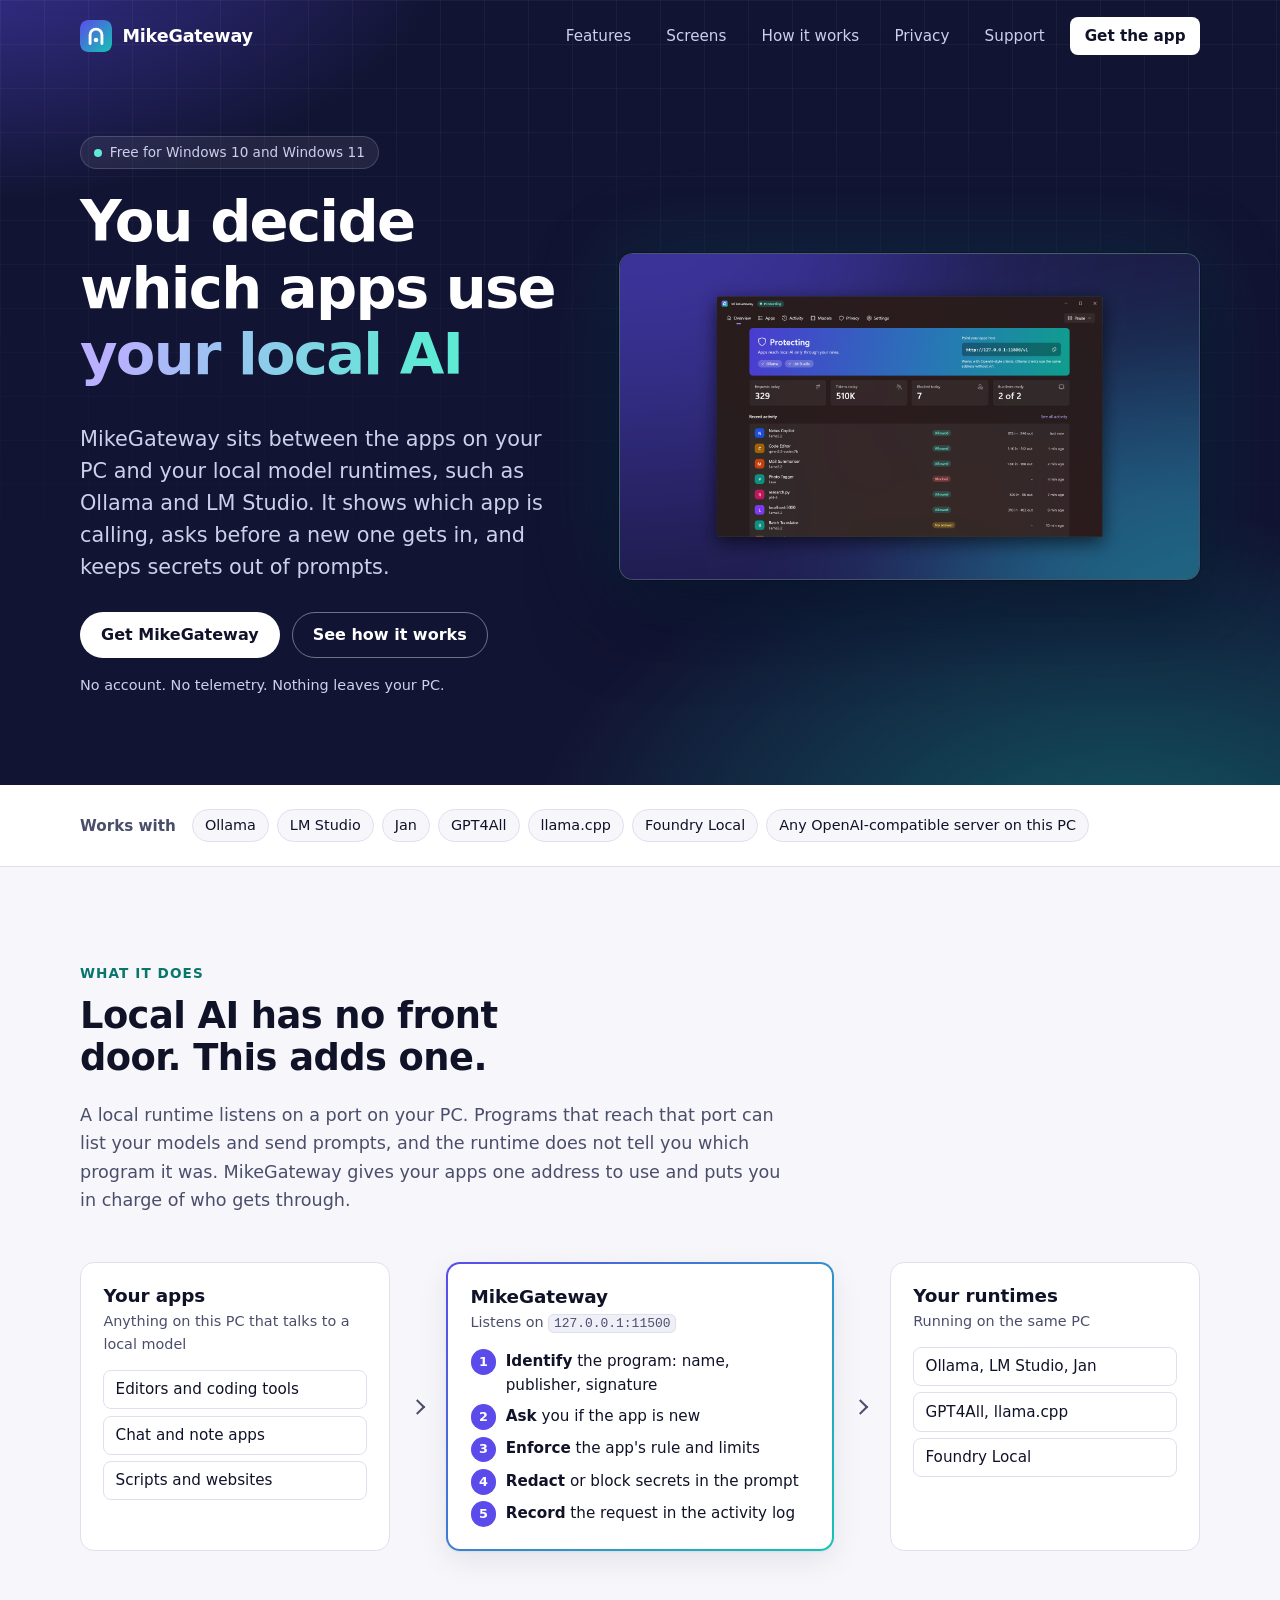
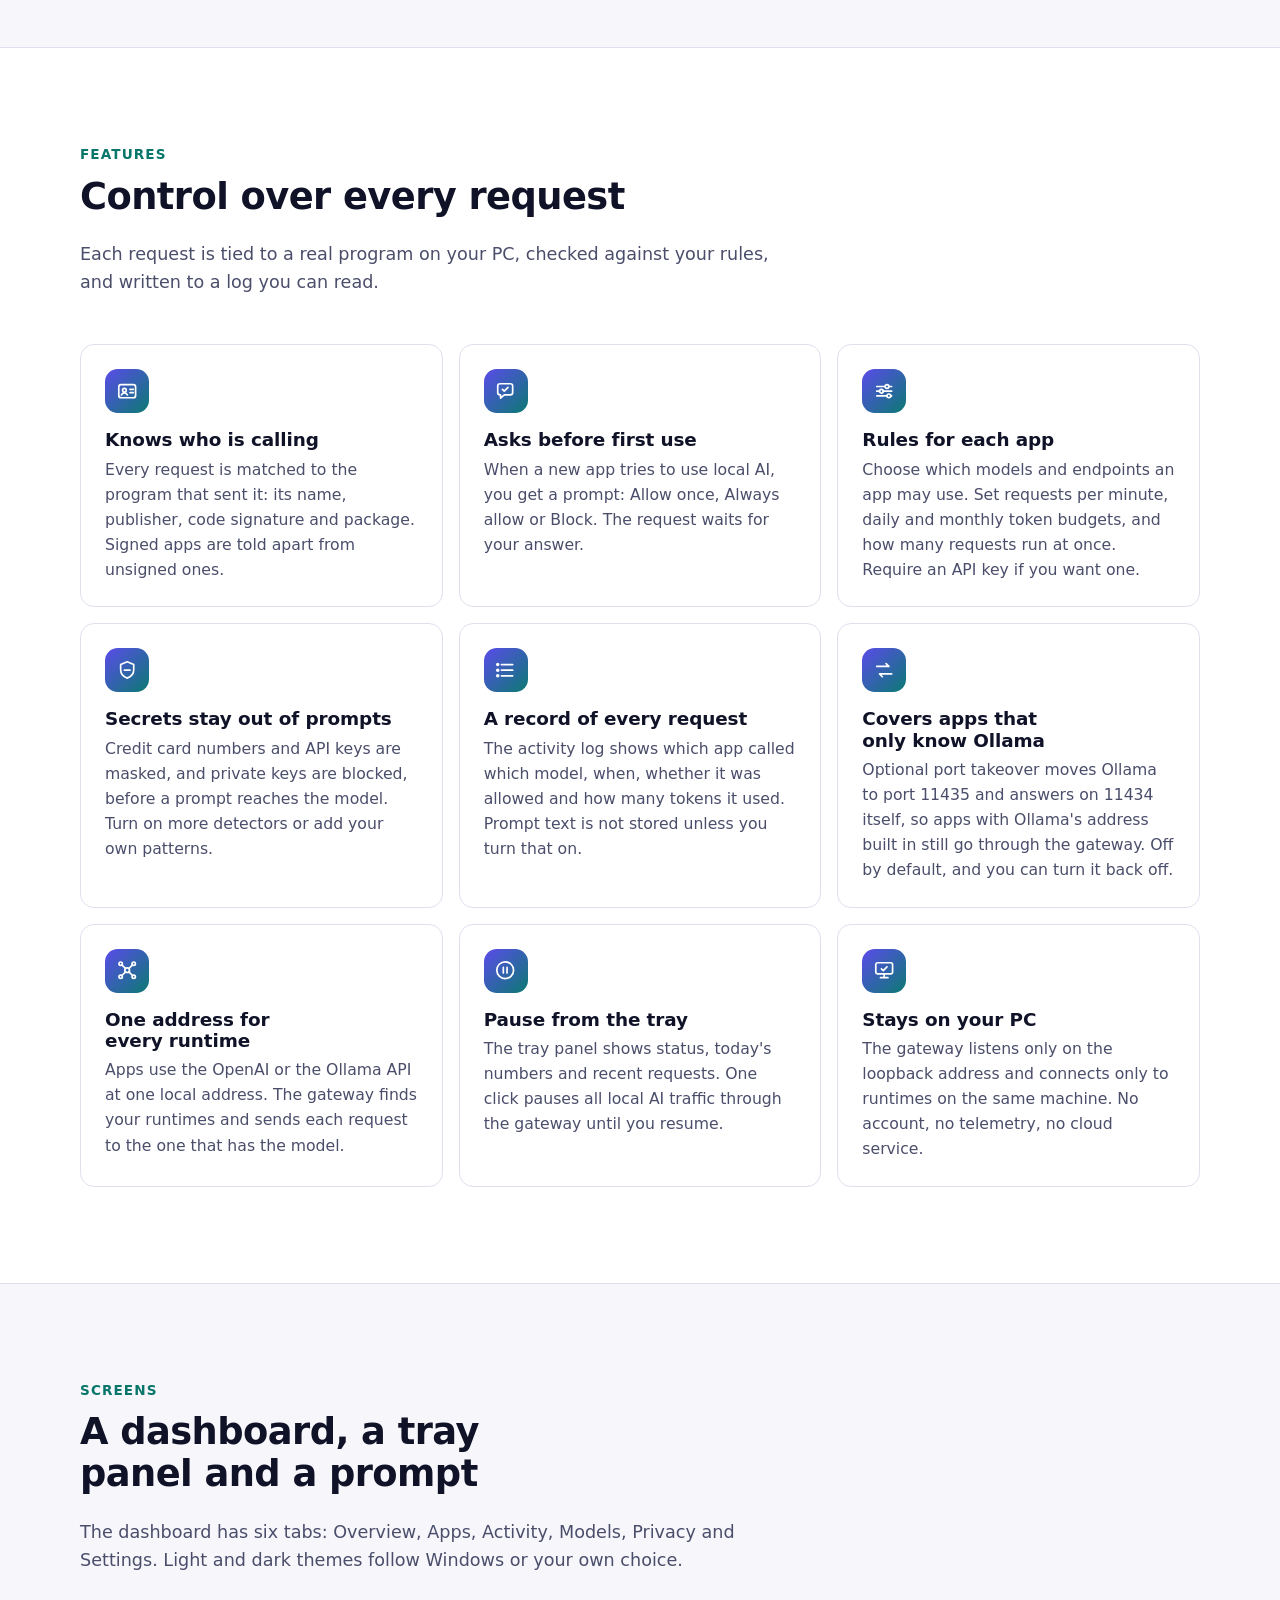
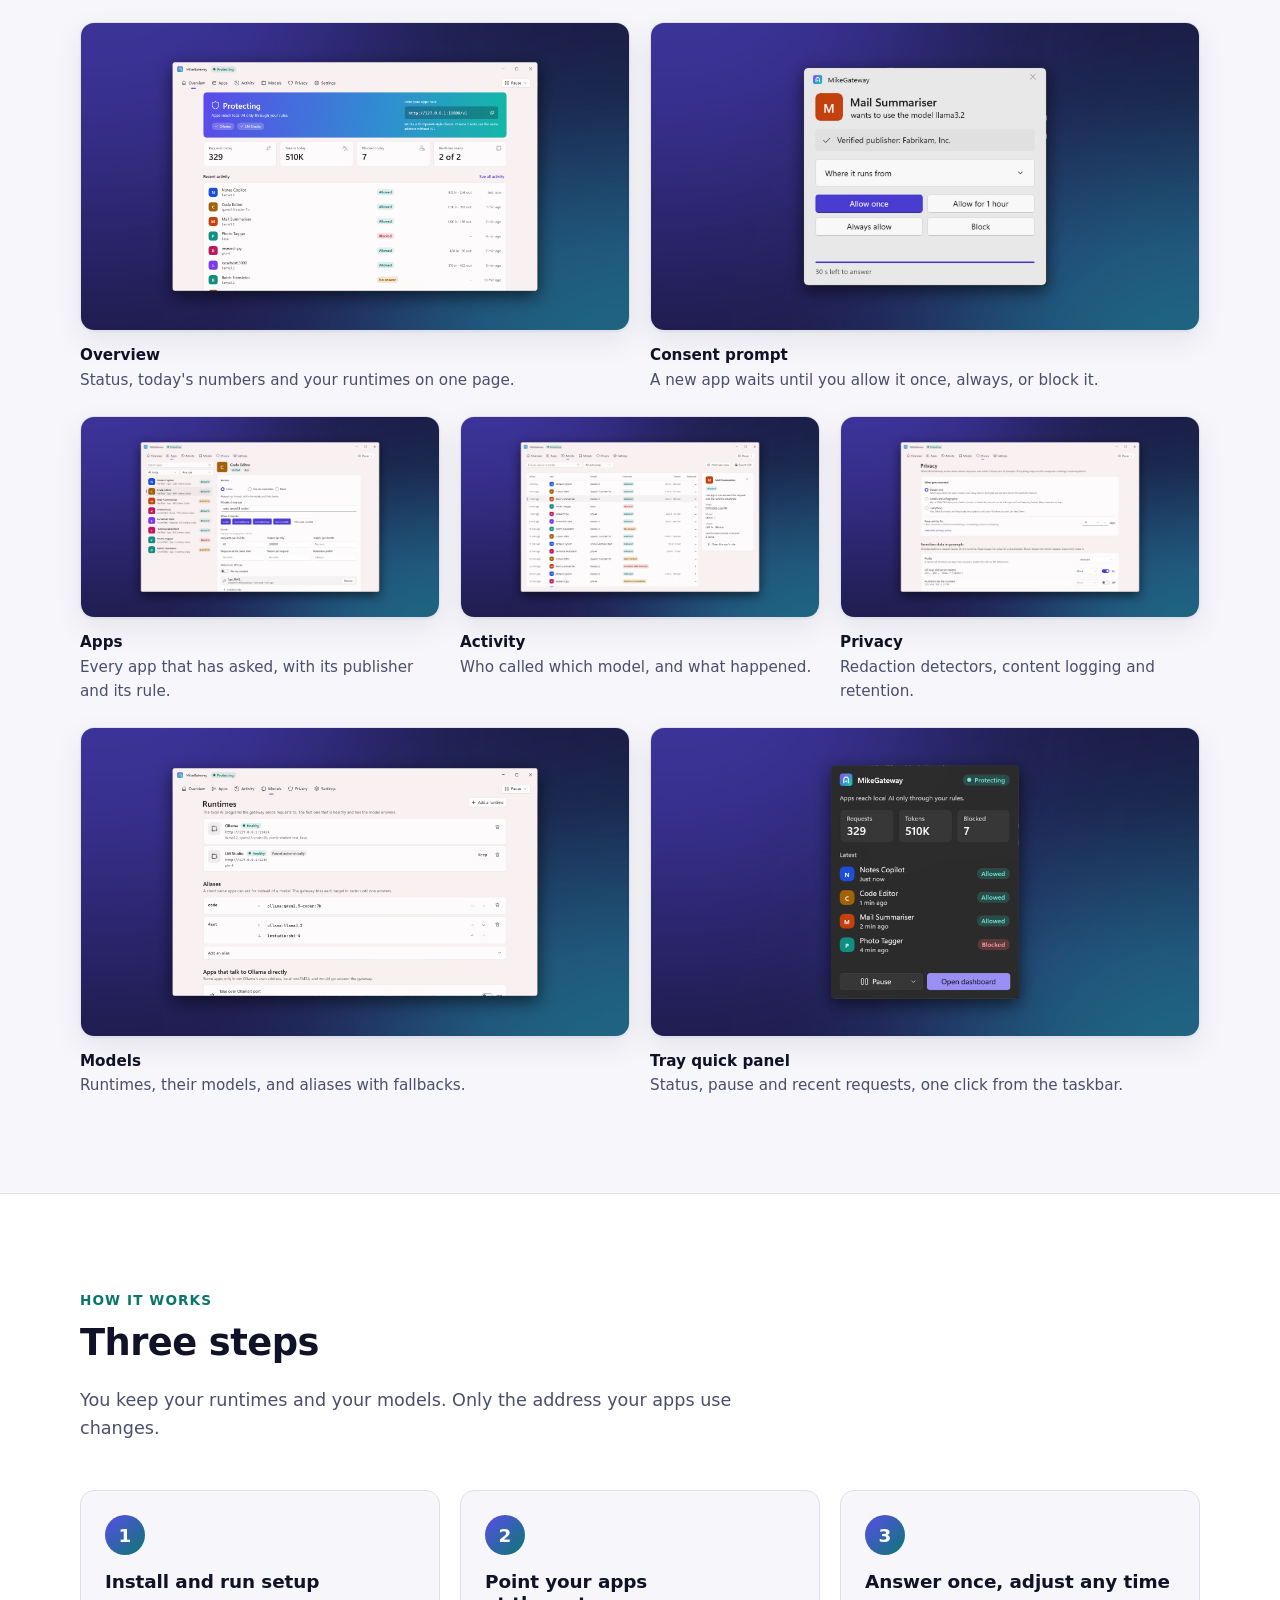
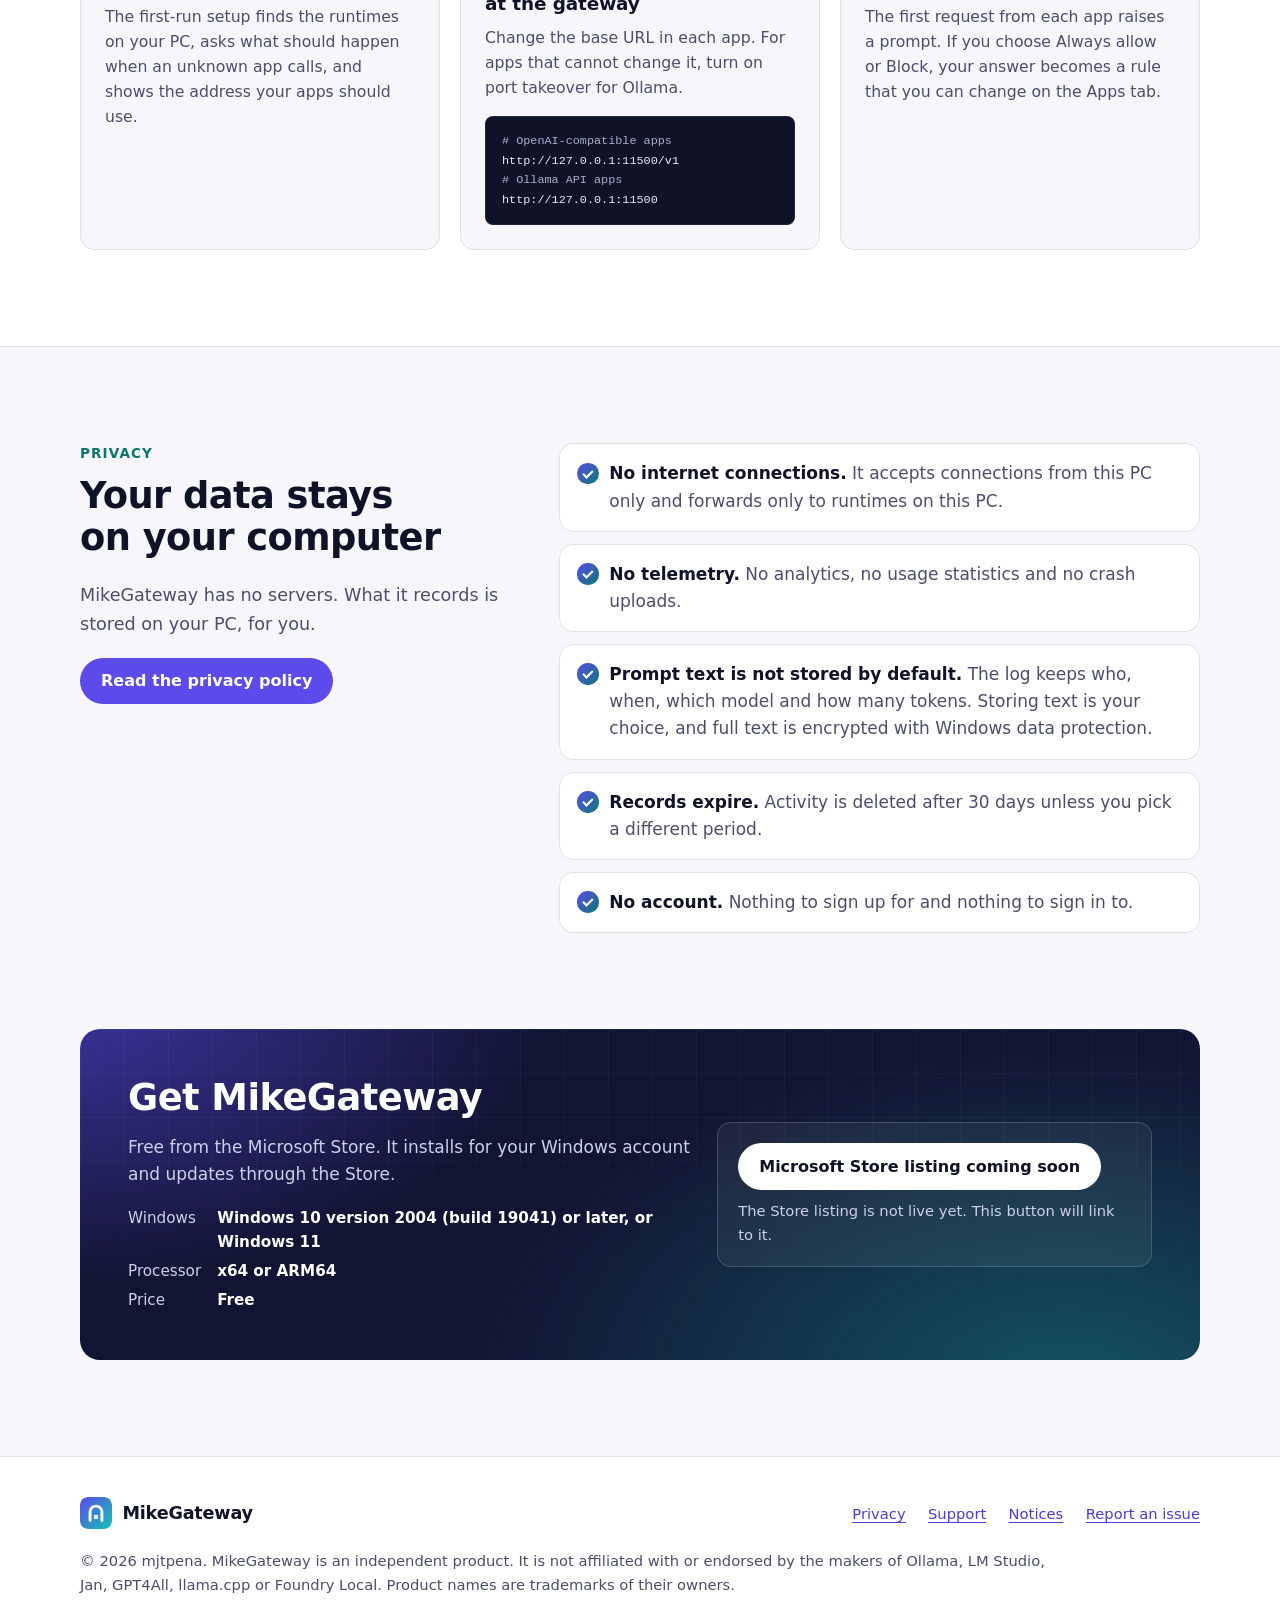
<file: index.html>
<!doctype html>
<html lang="en">
<head>
  <meta charset="utf-8">
  <meta name="viewport" content="width=device-width, initial-scale=1">
  <title>MikeGateway: you decide which apps use your local AI</title>
  <meta name="description" content="MikeGateway is a free Windows app that sits between your apps and local AI runtimes such as Ollama and LM Studio. It shows which app is calling, asks before a new one gets in, applies per-app rules and keeps secrets out of prompts. Nothing leaves your PC.">
  <meta name="color-scheme" content="light dark">
  <meta name="theme-color" content="#121433">
  <link rel="canonical" href="https://mjtpena.github.io/MikeGateway-support/">
  <link rel="icon" href="assets/favicon.ico" sizes="any">
  <link rel="icon" href="assets/logo.svg" type="image/svg+xml">
  <link rel="icon" href="assets/favicon-32.png" type="image/png" sizes="32x32">
  <link rel="apple-touch-icon" href="assets/apple-touch-icon.png">
  <meta property="og:type" content="website">
  <meta property="og:site_name" content="MikeGateway">
  <meta property="og:title" content="MikeGateway: you decide which apps use your local AI">
  <meta property="og:description" content="A free Windows app that puts a front door on your local AI. See which app is calling, ask before a new one gets in, set per-app rules and keep secrets out of prompts.">
  <meta property="og:url" content="https://mjtpena.github.io/MikeGateway-support/">
  <meta property="og:image" content="https://mjtpena.github.io/MikeGateway-support/assets/social.png">
  <meta property="og:image:width" content="1200">
  <meta property="og:image:height" content="630">
  <meta property="og:image:alt" content="MikeGateway logo with the line: You decide which apps use your local AI">
  <meta name="twitter:card" content="summary_large_image">
  <link rel="stylesheet" href="styles.css">
</head>
<body>
  <a class="skip-link" href="#main">Skip to content</a>

  <header class="site-header">
    <div class="wrap">
      <a class="brand" href="./" aria-current="page">
        <img src="assets/logo.svg" width="32" height="32" alt="">
        MikeGateway
      </a>
      <nav class="site-nav" aria-label="Primary">
        <ul>
          <li class="nav-wide"><a href="#features">Features</a></li>
          <li class="nav-wide"><a href="#screens">Screens</a></li>
          <li class="nav-wide"><a href="#how">How it works</a></li>
          <li><a href="privacy.html">Privacy</a></li>
          <li><a href="support.html">Support</a></li>
          <li><a class="nav-cta" href="#get">Get the app</a></li>
        </ul>
      </nav>
    </div>
  </header>

  <main id="main">
    <section class="band hero" aria-labelledby="hero-title">
      <div class="wrap">
        <div>
          <p class="eyebrow">Free for Windows 10 and Windows 11</p>
          <h1 id="hero-title">You decide which apps use <span class="accent">your local AI</span></h1>
          <p class="lead">MikeGateway sits between the apps on your PC and your local model runtimes, such as Ollama and LM Studio. It shows which app is calling, asks before a new one gets in, and keeps secrets out of prompts.</p>
          <div class="actions">
            <a class="button button--light" href="#get">Get MikeGateway</a>
            <a class="button button--ghost" href="#how">See how it works</a>
          </div>
          <p class="fineprint">No account. No telemetry. Nothing leaves your PC.</p>
        </div>
        <figure class="shot">
          <img src="assets/screens/overview-dark.png" width="1920" height="1080" decoding="async"
               alt="MikeGateway dashboard in the dark theme. The Overview tab shows gateway status, today's requests and the local runtimes it found.">
        </figure>
      </div>
    </section>

    <section class="runtimes" aria-labelledby="runtimes-title">
      <div class="wrap">
        <p id="runtimes-title">Works with</p>
        <ul class="chips">
          <li>Ollama</li>
          <li>LM Studio</li>
          <li>Jan</li>
          <li>GPT4All</li>
          <li>llama.cpp</li>
          <li>Foundry Local</li>
          <li>Any OpenAI-compatible server on this PC</li>
        </ul>
      </div>
    </section>

    <section class="section" id="what" aria-labelledby="what-title">
      <div class="wrap">
        <div class="section-head">
          <span class="kicker">What it does</span>
          <h2 id="what-title">Local AI has no front door. This adds one.</h2>
          <p>A local runtime listens on a port on your PC. Programs that reach that port can list your models and send prompts, and the runtime does not tell you which program it was. MikeGateway gives your apps one address to use and puts you in charge of who gets through.</p>
        </div>

        <ol class="flow" aria-label="How a request travels">
          <li>
            <h3>Your apps</h3>
            <p class="where">Anything on this PC that talks to a local model</p>
            <ul>
              <li>Editors and coding tools</li>
              <li>Chat and note apps</li>
              <li>Scripts and websites</li>
            </ul>
          </li>
          <li class="flow-main">
            <h3>MikeGateway</h3>
            <p class="where">Listens on <code>127.0.0.1:11500</code></p>
            <ol>
              <li><span><strong>Identify</strong> the program: name, publisher, signature</span></li>
              <li><span><strong>Ask</strong> you if the app is new</span></li>
              <li><span><strong>Enforce</strong> the app's rule and limits</span></li>
              <li><span><strong>Redact</strong> or block secrets in the prompt</span></li>
              <li><span><strong>Record</strong> the request in the activity log</span></li>
            </ol>
          </li>
          <li>
            <h3>Your runtimes</h3>
            <p class="where">Running on the same PC</p>
            <ul>
              <li>Ollama, LM Studio, Jan</li>
              <li>GPT4All, llama.cpp</li>
              <li>Foundry Local</li>
            </ul>
          </li>
        </ol>
      </div>
    </section>

    <section class="section section--tint" id="features" aria-labelledby="features-title">
      <div class="wrap">
        <div class="section-head">
          <span class="kicker">Features</span>
          <h2 id="features-title">Control over every request</h2>
          <p>Each request is tied to a real program on your PC, checked against your rules, and written to a log you can read.</p>
        </div>

        <ul class="features">
          <li class="feature">
            <span class="icon" aria-hidden="true"><svg viewBox="0 0 24 24"><rect x="3" y="5" width="18" height="14" rx="2.5"/><circle cx="9" cy="11" r="2"/><path d="M5.8 16c.6-1.5 1.8-2.2 3.2-2.2s2.6.7 3.2 2.2M15 10h3.5M15 13.5h3.5"/></svg></span>
            <h3>Knows who is calling</h3>
            <p>Every request is matched to the program that sent it: its name, publisher, code signature and package. Signed apps are told apart from unsigned ones.</p>
          </li>
          <li class="feature">
            <span class="icon" aria-hidden="true"><svg viewBox="0 0 24 24"><path d="M4 6.5A2.5 2.5 0 0 1 6.5 4h11A2.5 2.5 0 0 1 20 6.5v7a2.5 2.5 0 0 1-2.5 2.5H11l-4 3.5V16h-.5A2.5 2.5 0 0 1 4 13.5z"/><path d="M9 10l2 2 4-4"/></svg></span>
            <h3>Asks before first use</h3>
            <p>When a new app tries to use local AI, you get a prompt: Allow once, Always allow or Block. The request waits for your answer.</p>
          </li>
          <li class="feature">
            <span class="icon" aria-hidden="true"><svg viewBox="0 0 24 24"><path d="M4 7h9M17 7h3M4 12h3M11 12h9M4 17h11M19 17h1"/><circle cx="15" cy="7" r="2"/><circle cx="9" cy="12" r="2"/><circle cx="17" cy="17" r="2"/></svg></span>
            <h3>Rules for each app</h3>
            <p>Choose which models and endpoints an app may use. Set requests per minute, daily and monthly token budgets, and how many requests run at once. Require an API key if you want one.</p>
          </li>
          <li class="feature">
            <span class="icon" aria-hidden="true"><svg viewBox="0 0 24 24"><path d="M12 3l7 3v5.5c0 4.2-2.9 7.6-7 9-4.1-1.4-7-4.8-7-9V6z"/><path d="M9 12h6"/></svg></span>
            <h3>Secrets stay out of prompts</h3>
            <p>Credit card numbers and API keys are masked, and private keys are blocked, before a prompt reaches the model. Turn on more detectors or add your own patterns.</p>
          </li>
          <li class="feature">
            <span class="icon" aria-hidden="true"><svg viewBox="0 0 24 24"><path d="M8 6h12M8 12h12M8 18h12"/><circle cx="4" cy="6" r="1"/><circle cx="4" cy="12" r="1"/><circle cx="4" cy="18" r="1"/></svg></span>
            <h3>A record of every request</h3>
            <p>The activity log shows which app called which model, when, whether it was allowed and how many tokens it used. Prompt text is not stored unless you turn that on.</p>
          </li>
          <li class="feature">
            <span class="icon" aria-hidden="true"><svg viewBox="0 0 24 24"><path d="M4 8h13l-3-3M20 16H7l3 3"/></svg></span>
            <h3>Covers apps that only know Ollama</h3>
            <p>Optional port takeover moves Ollama to port 11435 and answers on 11434 itself, so apps with Ollama's address built in still go through the gateway. Off by default, and you can turn it back off.</p>
          </li>
          <li class="feature">
            <span class="icon" aria-hidden="true"><svg viewBox="0 0 24 24"><circle cx="12" cy="12" r="2.5"/><circle cx="5" cy="5" r="1.8"/><circle cx="19" cy="5" r="1.8"/><circle cx="5" cy="19" r="1.8"/><circle cx="19" cy="19" r="1.8"/><path d="M6.3 6.3l3.9 3.9M17.7 6.3l-3.9 3.9M6.3 17.7l3.9-3.9M17.7 17.7l-3.9-3.9"/></svg></span>
            <h3>One address for every runtime</h3>
            <p>Apps use the OpenAI or the Ollama API at one local address. The gateway finds your runtimes and sends each request to the one that has the model.</p>
          </li>
          <li class="feature">
            <span class="icon" aria-hidden="true"><svg viewBox="0 0 24 24"><circle cx="12" cy="12" r="9"/><path d="M10 9v6M14 9v6"/></svg></span>
            <h3>Pause from the tray</h3>
            <p>The tray panel shows status, today's numbers and recent requests. One click pauses all local AI traffic through the gateway until you resume.</p>
          </li>
          <li class="feature">
            <span class="icon" aria-hidden="true"><svg viewBox="0 0 24 24"><rect x="3" y="4" width="18" height="12" rx="2"/><path d="M8 20h8M12 16v4M9 10.5l2 2 4-4"/></svg></span>
            <h3>Stays on your PC</h3>
            <p>The gateway listens only on the loopback address and connects only to runtimes on the same machine. No account, no telemetry, no cloud service.</p>
          </li>
        </ul>
      </div>
    </section>

    <section class="section" id="screens" aria-labelledby="screens-title">
      <div class="wrap">
        <div class="section-head">
          <span class="kicker">Screens</span>
          <h2 id="screens-title">A dashboard, a tray panel and a prompt</h2>
          <p>The dashboard has six tabs: Overview, Apps, Activity, Models, Privacy and Settings. Light and dark themes follow Windows or your own choice.</p>
        </div>

        <ul class="gallery">
          <li>
            <figure>
              <div class="shot">
                <img src="assets/screens/overview.png" width="1920" height="1080" loading="lazy" decoding="async"
                     alt="Overview tab in the light theme: gateway status, today's request and token counts, and the runtimes that were found.">
              </div>
              <figcaption><strong>Overview</strong> Status, today's numbers and your runtimes on one page.</figcaption>
            </figure>
          </li>
          <li>
            <figure>
              <div class="shot">
                <img src="assets/screens/consent.png" width="1920" height="1080" loading="lazy" decoding="async"
                     alt="Consent prompt naming the app that wants to use local AI, with Allow once, Always allow and Block buttons.">
              </div>
              <figcaption><strong>Consent prompt</strong> A new app waits until you allow it once, always, or block it.</figcaption>
            </figure>
          </li>
          <li>
            <figure>
              <div class="shot">
                <img src="assets/screens/apps.png" width="1920" height="1080" loading="lazy" decoding="async"
                     alt="Apps tab: a list of apps with publisher, signature status, the rule that applies and today's usage.">
              </div>
              <figcaption><strong>Apps</strong> Every app that has asked, with its publisher and its rule.</figcaption>
            </figure>
          </li>
          <li>
            <figure>
              <div class="shot">
                <img src="assets/screens/activity.png" width="1920" height="1080" loading="lazy" decoding="async"
                     alt="Activity tab: a table of recent requests with time, app, model, decision and token counts.">
              </div>
              <figcaption><strong>Activity</strong> Who called which model, and what happened.</figcaption>
            </figure>
          </li>
          <li>
            <figure>
              <div class="shot">
                <img src="assets/screens/privacy.png" width="1920" height="1080" loading="lazy" decoding="async"
                     alt="Privacy tab: redaction detectors for credit cards, API keys and private keys, and the settings for content logging and retention.">
              </div>
              <figcaption><strong>Privacy</strong> Redaction detectors, content logging and retention.</figcaption>
            </figure>
          </li>
          <li>
            <figure>
              <div class="shot">
                <img src="assets/screens/models.png" width="1920" height="1080" loading="lazy" decoding="async"
                     alt="Models tab: the local runtimes that were found, the models each one offers, and model aliases.">
              </div>
              <figcaption><strong>Models</strong> Runtimes, their models, and aliases with fallbacks.</figcaption>
            </figure>
          </li>
          <li>
            <figure>
              <div class="shot">
                <img src="assets/screens/quick-panel.png" width="1920" height="1080" loading="lazy" decoding="async"
                     alt="Tray quick panel above the taskbar: gateway status, a pause button, today's numbers and recent requests.">
              </div>
              <figcaption><strong>Tray quick panel</strong> Status, pause and recent requests, one click from the taskbar.</figcaption>
            </figure>
          </li>
        </ul>
      </div>
    </section>

    <section class="section section--tint" id="how" aria-labelledby="how-title">
      <div class="wrap">
        <div class="section-head">
          <span class="kicker">How it works</span>
          <h2 id="how-title">Three steps</h2>
          <p>You keep your runtimes and your models. Only the address your apps use changes.</p>
        </div>

        <ol class="steps">
          <li>
            <h3>Install and run setup</h3>
            <p>The first-run setup finds the runtimes on your PC, asks what should happen when an unknown app calls, and shows the address your apps should use.</p>
          </li>
          <li>
            <h3>Point your apps at the gateway</h3>
            <p>Change the base URL in each app. For apps that cannot change it, turn on port takeover for Ollama.</p>
<pre><code><span class="comment"># OpenAI-compatible apps</span>
http://127.0.0.1:11500/v1
<span class="comment"># Ollama API apps</span>
http://127.0.0.1:11500</code></pre>
          </li>
          <li>
            <h3>Answer once, adjust any time</h3>
            <p>The first request from each app raises a prompt. If you choose Always allow or Block, your answer becomes a rule that you can change on the Apps tab.</p>
          </li>
        </ol>
      </div>
    </section>

    <section class="section" id="privacy" aria-labelledby="privacy-title">
      <div class="wrap split">
        <div>
          <div class="section-head">
            <span class="kicker">Privacy</span>
            <h2 id="privacy-title">Your data stays on your computer</h2>
            <p>MikeGateway has no servers. What it records is stored on your PC, for you.</p>
          </div>
          <p><a class="button button--primary" href="privacy.html">Read the privacy policy</a></p>
        </div>
        <ul class="checks">
          <li><strong>No internet connections.</strong> <span>It accepts connections from this PC only and forwards only to runtimes on this PC.</span></li>
          <li><strong>No telemetry.</strong> <span>No analytics, no usage statistics and no crash uploads.</span></li>
          <li><strong>Prompt text is not stored by default.</strong> <span>The log keeps who, when, which model and how many tokens. Storing text is your choice, and full text is encrypted with Windows data protection.</span></li>
          <li><strong>Records expire.</strong> <span>Activity is deleted after 30 days unless you pick a different period.</span></li>
          <li><strong>No account.</strong> <span>Nothing to sign up for and nothing to sign in to.</span></li>
        </ul>
      </div>
    </section>

    <section class="section section--flush-top" id="get" aria-labelledby="get-title">
      <div class="wrap">
        <div class="band get">
          <div>
            <h2 id="get-title">Get MikeGateway</h2>
            <p>Free from the Microsoft Store. It installs for your Windows account and updates through the Store.</p>
            <dl class="spec">
              <dt>Windows</dt><dd>Windows 10 version 2004 (build 19041) or later, or Windows 11</dd>
              <dt>Processor</dt><dd>x64 or ARM64</dd>
              <dt>Price</dt><dd>Free</dd>
            </dl>
          </div>
          <div class="store">
            <!-- STORE LINK: when the listing is live, set href to the Microsoft Store URL, change the label to
                 "Get it from Microsoft Store", and remove the note below. -->
            <a class="button button--light" href="#get" id="store-link" aria-describedby="store-note">Microsoft Store listing coming soon</a>
            <p id="store-note">The Store listing is not live yet. This button will link to it.</p>
          </div>
        </div>
      </div>
    </section>
  </main>

  <footer class="site-footer">
    <div class="wrap">
      <div class="footer-top">
        <a class="brand" href="./">
          <img src="assets/logo.svg" width="32" height="32" alt="">
          MikeGateway
        </a>
        <nav aria-label="Footer">
          <ul>
            <li><a href="privacy.html">Privacy</a></li>
            <li><a href="support.html">Support</a></li>
            <li><a href="notices.html">Notices</a></li>
            <li><a href="https://github.com/mjtpena/MikeGateway-support/issues" rel="noopener">Report an issue</a></li>
          </ul>
        </nav>
      </div>
      <p>&copy; 2026 mjtpena. MikeGateway is an independent product. It is not affiliated with or endorsed by the makers of Ollama, LM Studio, Jan, GPT4All, llama.cpp or Foundry Local. Product names are trademarks of their owners.</p>
    </div>
  </footer>
</body>
</html>
</file>
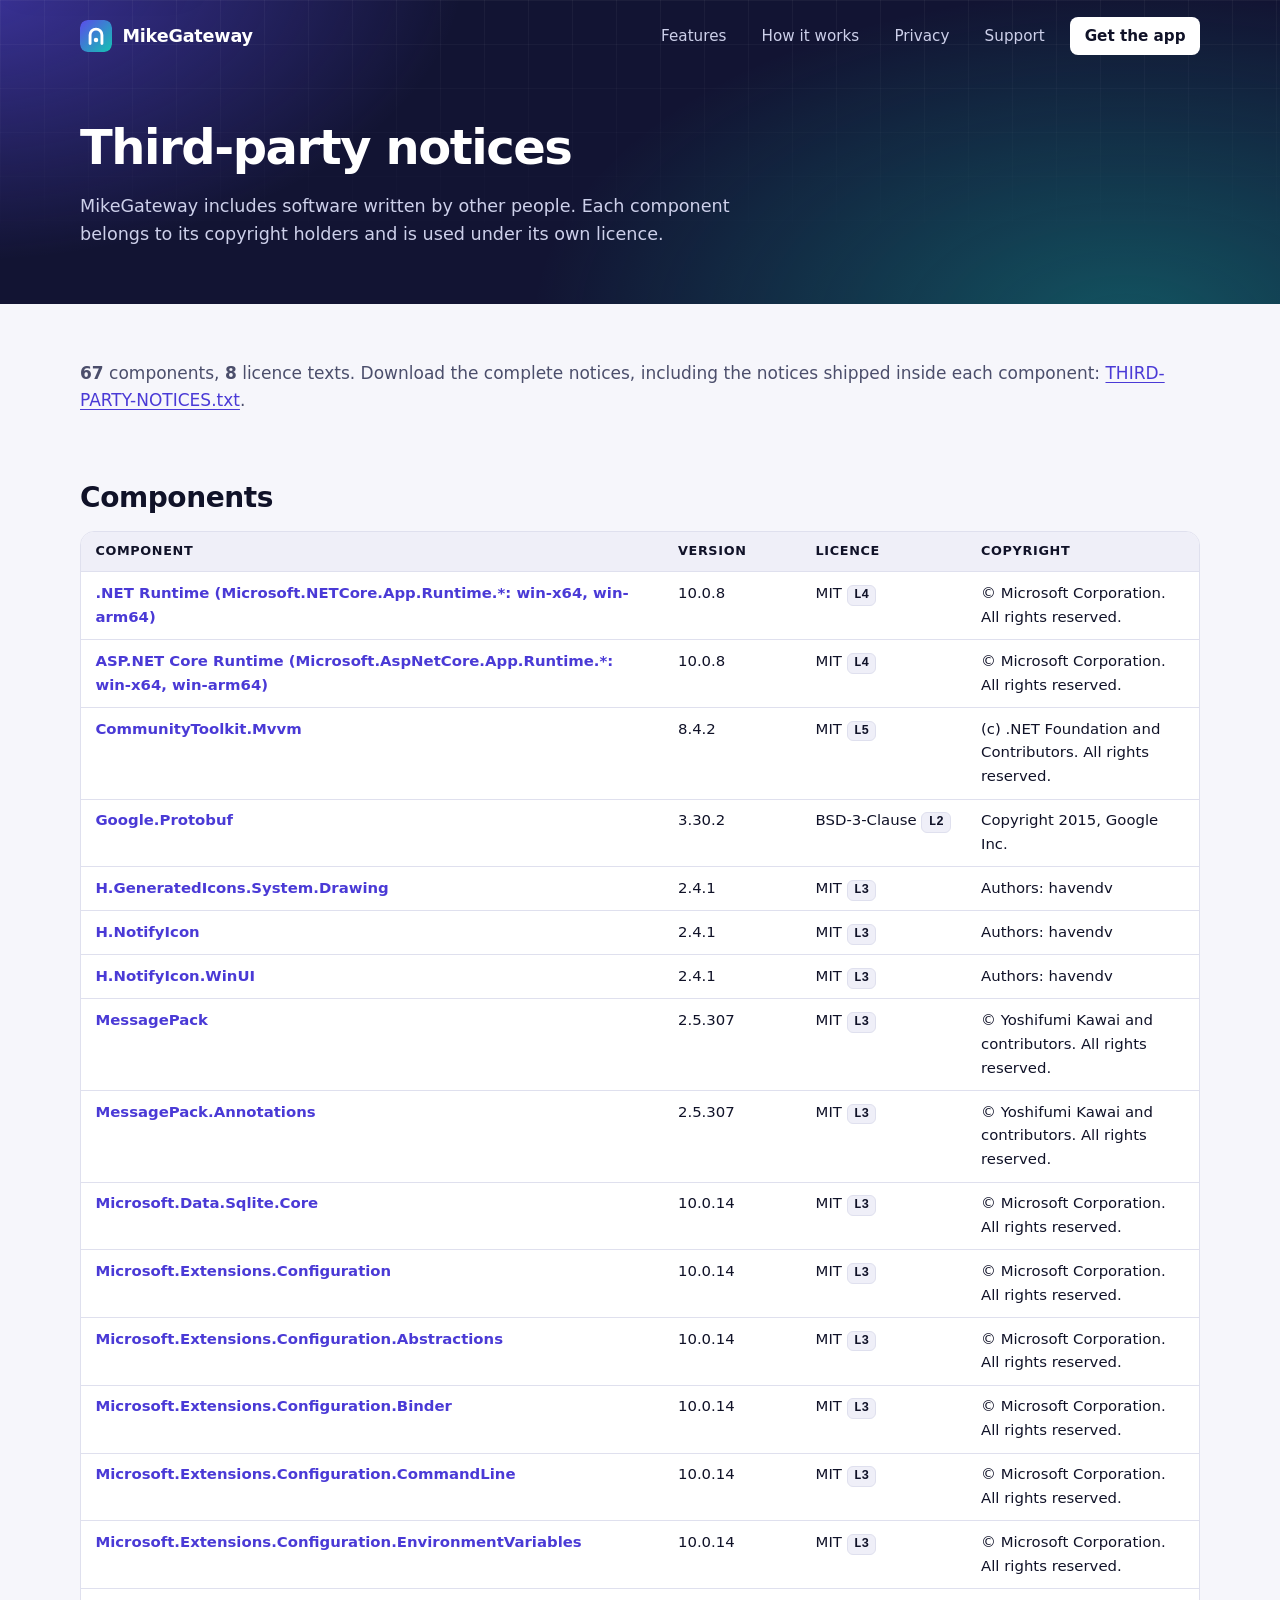
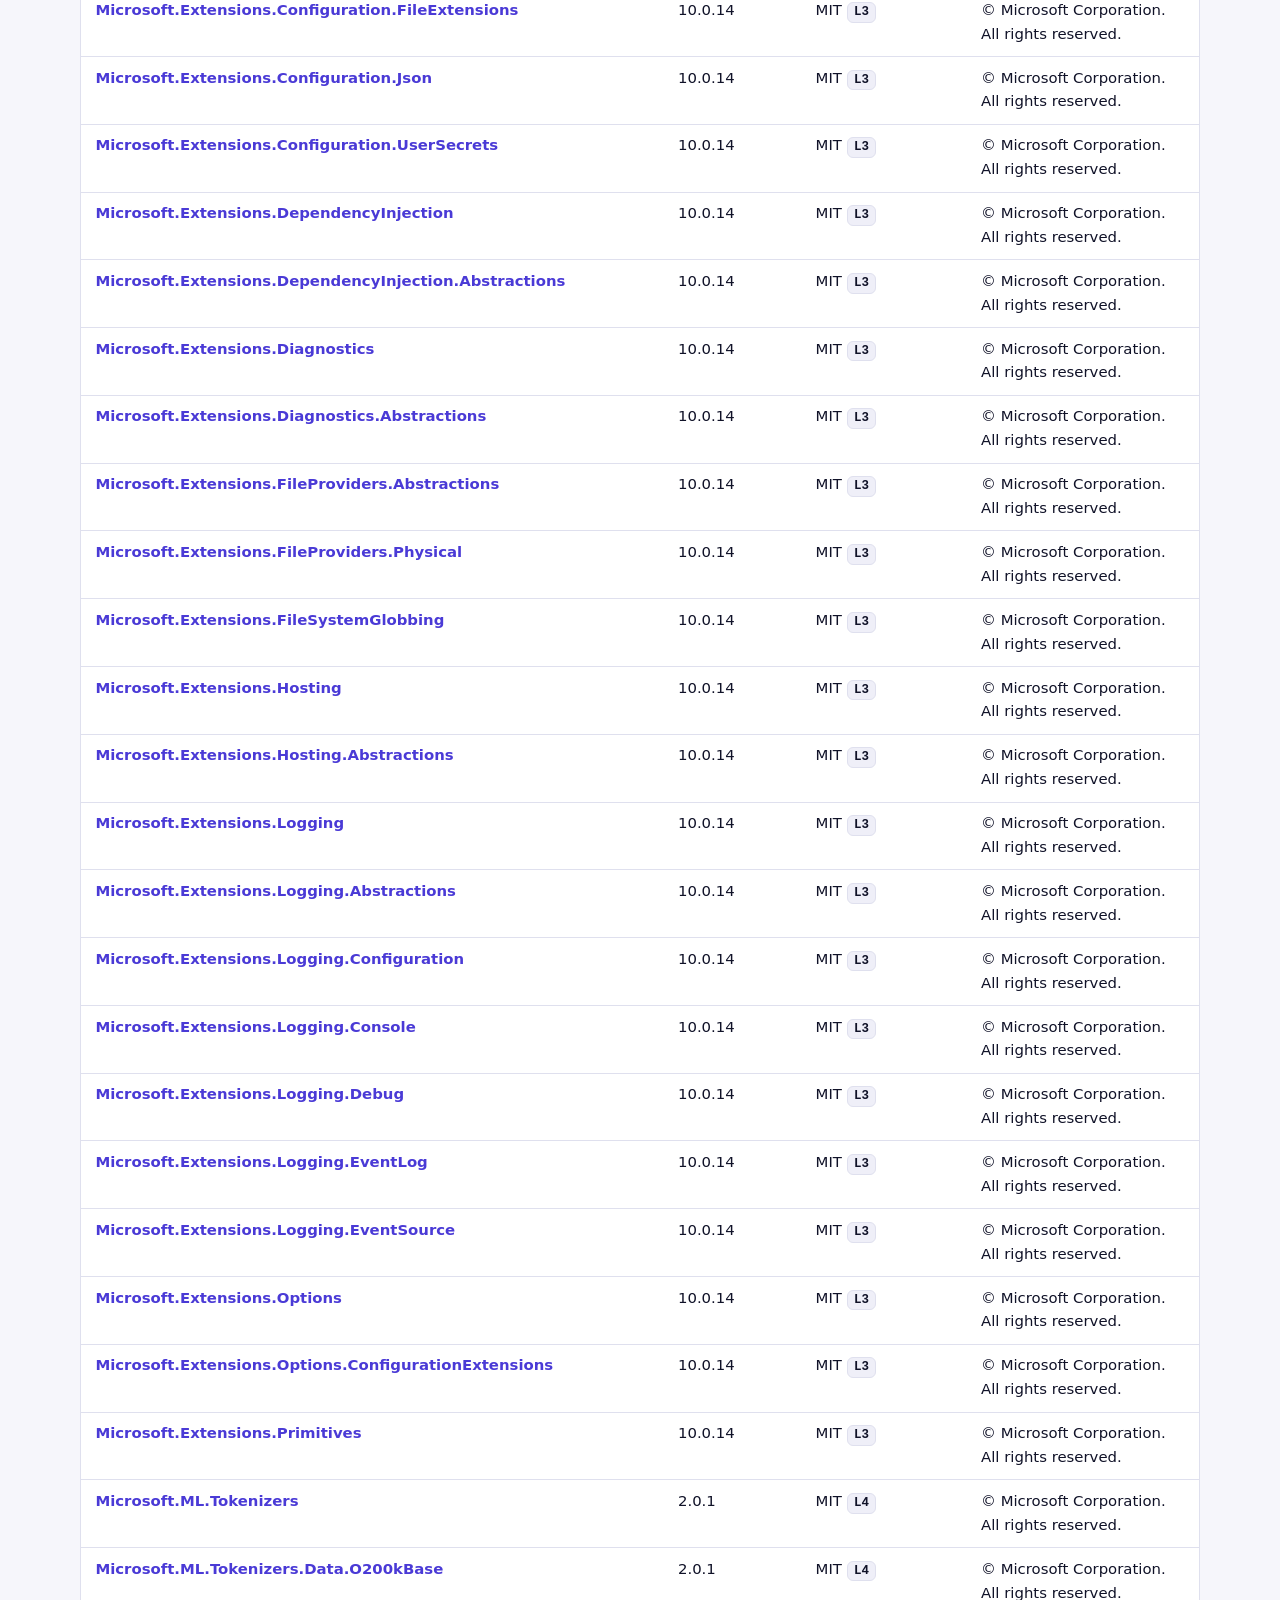
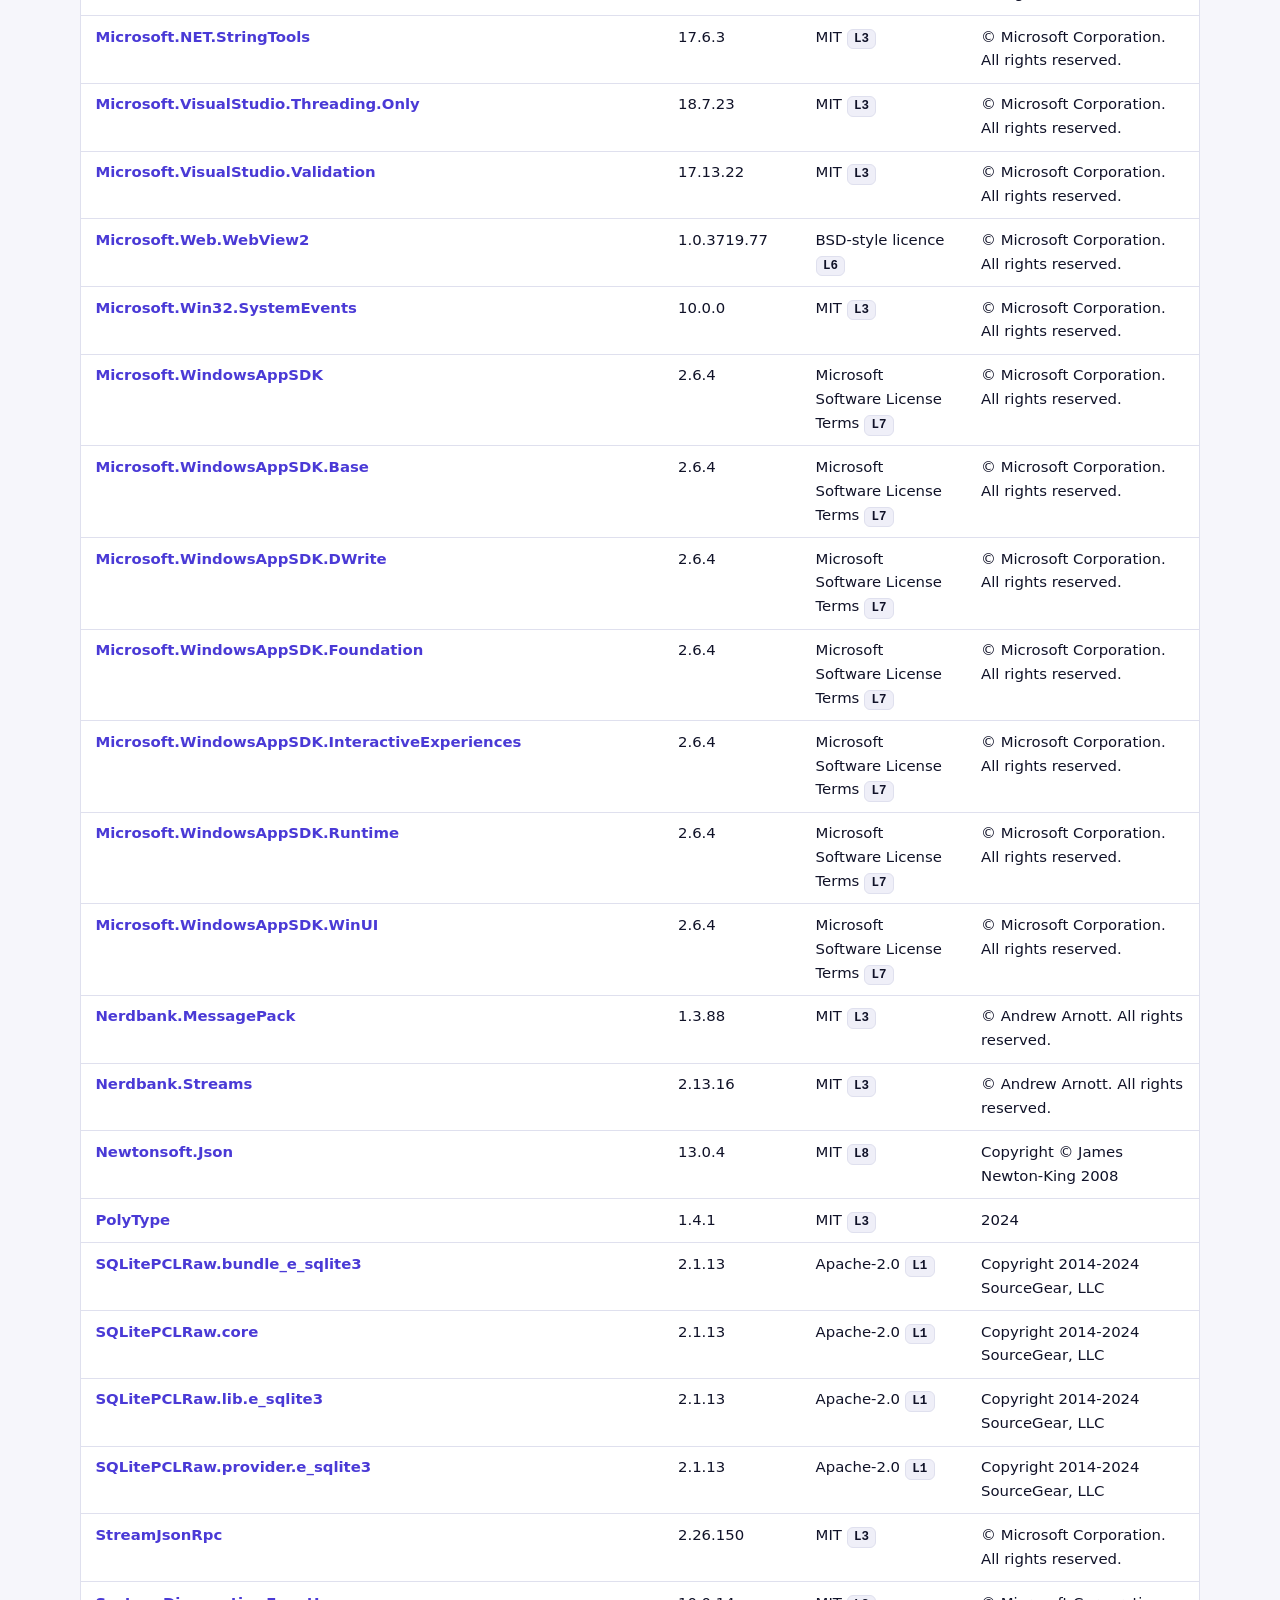
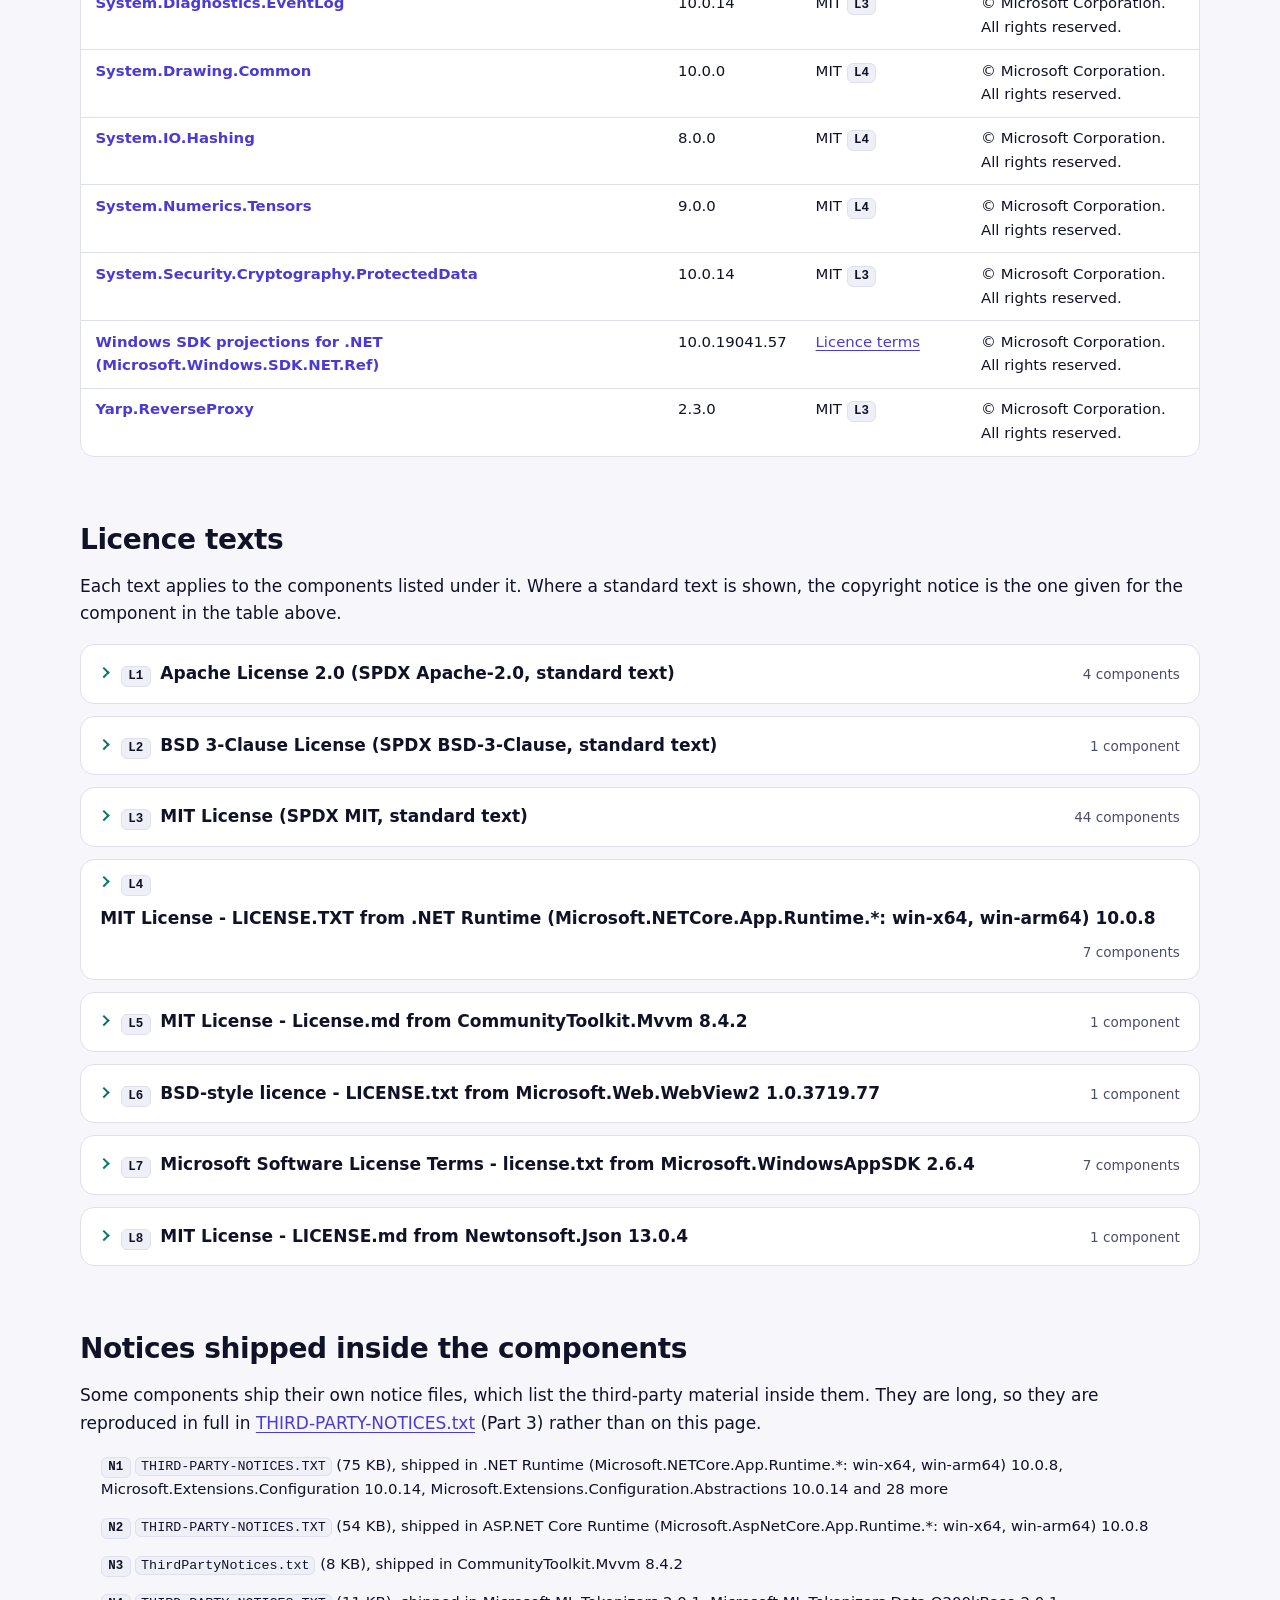
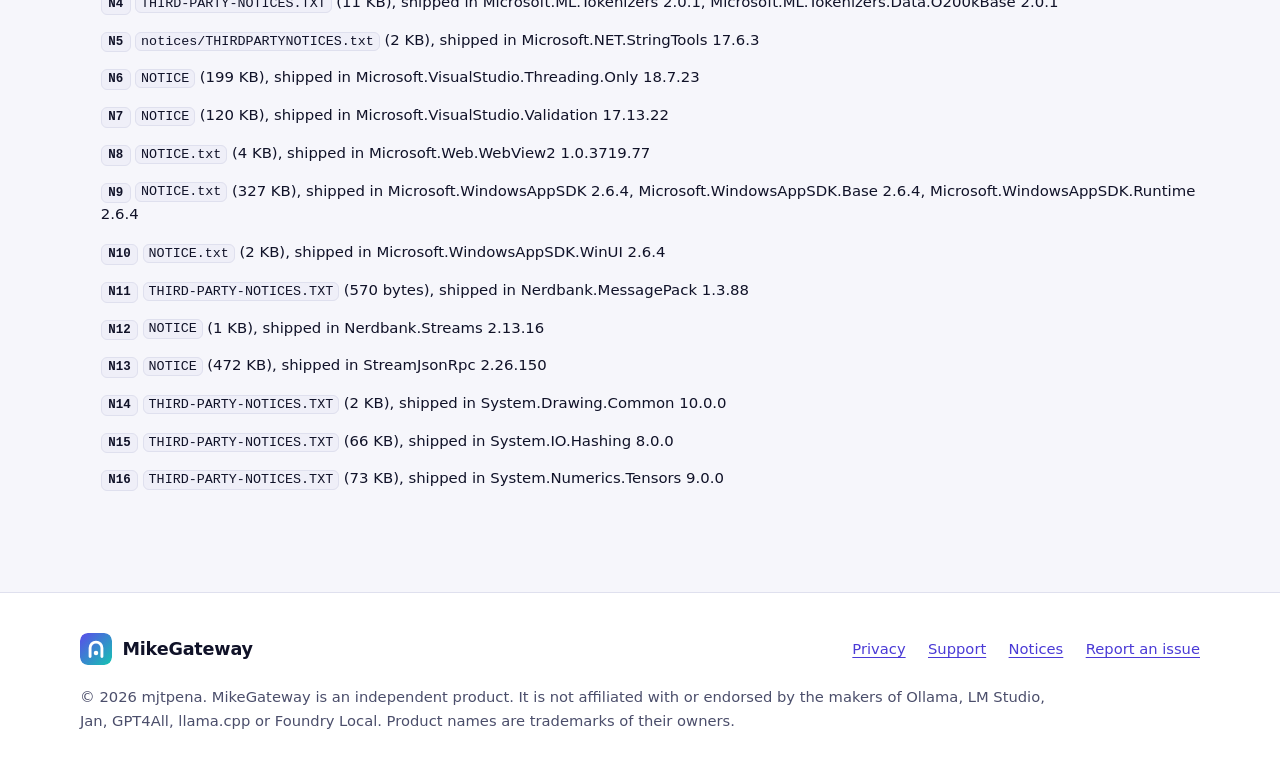
<file: notices.html>
<!doctype html>
<html lang="en">
<head>
  <meta charset="utf-8">
  <meta name="viewport" content="width=device-width, initial-scale=1">
  <title>Third-party notices | MikeGateway</title>
  <meta name="description" content="The third-party software included in MikeGateway, with the licence of each component.">
  <meta name="color-scheme" content="light dark">
  <meta name="theme-color" content="#121433">
  <link rel="canonical" href="https://mjtpena.github.io/MikeGateway-support/notices.html">
  <link rel="icon" href="assets/favicon.ico" sizes="any">
  <link rel="icon" href="assets/logo.svg" type="image/svg+xml">
  <link rel="icon" href="assets/favicon-32.png" type="image/png" sizes="32x32">
  <link rel="apple-touch-icon" href="assets/apple-touch-icon.png">
  <meta property="og:type" content="article">
  <meta property="og:site_name" content="MikeGateway">
  <meta property="og:title" content="Third-party notices | MikeGateway">
  <meta property="og:description" content="The third-party software included in MikeGateway, with the licence of each component.">
  <meta property="og:url" content="https://mjtpena.github.io/MikeGateway-support/notices.html">
  <meta property="og:image" content="https://mjtpena.github.io/MikeGateway-support/assets/social.png">
  <link rel="stylesheet" href="styles.css">
</head>
<body>
  <a class="skip-link" href="#main">Skip to content</a>

  <header class="site-header">
    <div class="wrap">
      <a class="brand" href="./">
        <img src="assets/logo.svg" width="32" height="32" alt="">
        MikeGateway
      </a>
      <nav class="site-nav" aria-label="Primary">
        <ul>
          <li class="nav-wide"><a href="./#features">Features</a></li>
          <li class="nav-wide"><a href="./#how">How it works</a></li>
          <li><a href="privacy.html">Privacy</a></li>
          <li><a href="support.html">Support</a></li>
          <li><a class="nav-cta" href="./#get">Get the app</a></li>
        </ul>
      </nav>
    </div>
  </header>

  <main id="main">
    <div class="band page-hero">
      <div class="wrap">
        <h1>Third-party notices</h1>
        <p>MikeGateway includes software written by other people. Each component belongs to its copyright holders and is used under its own licence.</p>
      </div>
    </div>

    <div class="page">
      <div class="wrap">
        <article class="prose wide">
          <!-- Everything between the two markers is written by build/gen-notices.py. Edit the script, not this block. -->
          <!-- notices:begin -->
<p class="notice-count"><strong>67</strong> components, <strong>8</strong> licence texts. Download the complete notices, including the notices shipped inside each component: <a href="THIRD-PARTY-NOTICES.txt">THIRD-PARTY-NOTICES.txt</a>.</p>
<h2 id="components">Components</h2>
<div class="table-scroll" role="region" aria-label="Third-party components" tabindex="0">
<table class="notice-table stack">
<thead><tr><th scope="col">Component</th><th scope="col">Version</th><th scope="col">Licence</th><th scope="col">Copyright</th></tr></thead>
<tbody>
<tr><th scope="row"><a href="https://github.com/dotnet/runtime" rel="noopener">.NET Runtime (Microsoft.NETCore.App.Runtime.*: win-x64, win-arm64)</a></th><td data-label="Version">10.0.8</td><td data-label="Licence">MIT <a class="ref" href="#licence-L4">L4</a></td><td>© Microsoft Corporation. All rights reserved.</td></tr>
<tr><th scope="row"><a href="https://github.com/dotnet/aspnetcore" rel="noopener">ASP.NET Core Runtime (Microsoft.AspNetCore.App.Runtime.*: win-x64, win-arm64)</a></th><td data-label="Version">10.0.8</td><td data-label="Licence">MIT <a class="ref" href="#licence-L4">L4</a></td><td>© Microsoft Corporation. All rights reserved.</td></tr>
<tr><th scope="row"><a href="https://github.com/CommunityToolkit/dotnet" rel="noopener">CommunityToolkit.Mvvm</a></th><td data-label="Version">8.4.2</td><td data-label="Licence">MIT <a class="ref" href="#licence-L5">L5</a></td><td>(c) .NET Foundation and Contributors. All rights reserved.</td></tr>
<tr><th scope="row"><a href="https://github.com/protocolbuffers/protobuf" rel="noopener">Google.Protobuf</a></th><td data-label="Version">3.30.2</td><td data-label="Licence">BSD-3-Clause <a class="ref" href="#licence-L2">L2</a></td><td>Copyright 2015, Google Inc.</td></tr>
<tr><th scope="row"><a href="https://github.com/HavenDV/H.NotifyIcon" rel="noopener">H.GeneratedIcons.System.Drawing</a></th><td data-label="Version">2.4.1</td><td data-label="Licence">MIT <a class="ref" href="#licence-L3">L3</a></td><td>Authors: havendv</td></tr>
<tr><th scope="row"><a href="https://github.com/HavenDV/H.NotifyIcon" rel="noopener">H.NotifyIcon</a></th><td data-label="Version">2.4.1</td><td data-label="Licence">MIT <a class="ref" href="#licence-L3">L3</a></td><td>Authors: havendv</td></tr>
<tr><th scope="row"><a href="https://github.com/HavenDV/H.NotifyIcon" rel="noopener">H.NotifyIcon.WinUI</a></th><td data-label="Version">2.4.1</td><td data-label="Licence">MIT <a class="ref" href="#licence-L3">L3</a></td><td>Authors: havendv</td></tr>
<tr><th scope="row"><a href="https://github.com/MessagePack-CSharp/MessagePack-CSharp" rel="noopener">MessagePack</a></th><td data-label="Version">2.5.307</td><td data-label="Licence">MIT <a class="ref" href="#licence-L3">L3</a></td><td>© Yoshifumi Kawai and contributors. All rights reserved.</td></tr>
<tr><th scope="row"><a href="https://github.com/MessagePack-CSharp/MessagePack-CSharp" rel="noopener">MessagePack.Annotations</a></th><td data-label="Version">2.5.307</td><td data-label="Licence">MIT <a class="ref" href="#licence-L3">L3</a></td><td>© Yoshifumi Kawai and contributors. All rights reserved.</td></tr>
<tr><th scope="row"><a href="https://docs.microsoft.com/dotnet/standard/data/sqlite/" rel="noopener">Microsoft.Data.Sqlite.Core</a></th><td data-label="Version">10.0.14</td><td data-label="Licence">MIT <a class="ref" href="#licence-L3">L3</a></td><td>© Microsoft Corporation. All rights reserved.</td></tr>
<tr><th scope="row"><a href="https://dot.net/" rel="noopener">Microsoft.Extensions.Configuration</a></th><td data-label="Version">10.0.14</td><td data-label="Licence">MIT <a class="ref" href="#licence-L3">L3</a></td><td>© Microsoft Corporation. All rights reserved.</td></tr>
<tr><th scope="row"><a href="https://dot.net/" rel="noopener">Microsoft.Extensions.Configuration.Abstractions</a></th><td data-label="Version">10.0.14</td><td data-label="Licence">MIT <a class="ref" href="#licence-L3">L3</a></td><td>© Microsoft Corporation. All rights reserved.</td></tr>
<tr><th scope="row"><a href="https://dot.net/" rel="noopener">Microsoft.Extensions.Configuration.Binder</a></th><td data-label="Version">10.0.14</td><td data-label="Licence">MIT <a class="ref" href="#licence-L3">L3</a></td><td>© Microsoft Corporation. All rights reserved.</td></tr>
<tr><th scope="row"><a href="https://dot.net/" rel="noopener">Microsoft.Extensions.Configuration.CommandLine</a></th><td data-label="Version">10.0.14</td><td data-label="Licence">MIT <a class="ref" href="#licence-L3">L3</a></td><td>© Microsoft Corporation. All rights reserved.</td></tr>
<tr><th scope="row"><a href="https://dot.net/" rel="noopener">Microsoft.Extensions.Configuration.EnvironmentVariables</a></th><td data-label="Version">10.0.14</td><td data-label="Licence">MIT <a class="ref" href="#licence-L3">L3</a></td><td>© Microsoft Corporation. All rights reserved.</td></tr>
<tr><th scope="row"><a href="https://dot.net/" rel="noopener">Microsoft.Extensions.Configuration.FileExtensions</a></th><td data-label="Version">10.0.14</td><td data-label="Licence">MIT <a class="ref" href="#licence-L3">L3</a></td><td>© Microsoft Corporation. All rights reserved.</td></tr>
<tr><th scope="row"><a href="https://dot.net/" rel="noopener">Microsoft.Extensions.Configuration.Json</a></th><td data-label="Version">10.0.14</td><td data-label="Licence">MIT <a class="ref" href="#licence-L3">L3</a></td><td>© Microsoft Corporation. All rights reserved.</td></tr>
<tr><th scope="row"><a href="https://dot.net/" rel="noopener">Microsoft.Extensions.Configuration.UserSecrets</a></th><td data-label="Version">10.0.14</td><td data-label="Licence">MIT <a class="ref" href="#licence-L3">L3</a></td><td>© Microsoft Corporation. All rights reserved.</td></tr>
<tr><th scope="row"><a href="https://dot.net/" rel="noopener">Microsoft.Extensions.DependencyInjection</a></th><td data-label="Version">10.0.14</td><td data-label="Licence">MIT <a class="ref" href="#licence-L3">L3</a></td><td>© Microsoft Corporation. All rights reserved.</td></tr>
<tr><th scope="row"><a href="https://dot.net/" rel="noopener">Microsoft.Extensions.DependencyInjection.Abstractions</a></th><td data-label="Version">10.0.14</td><td data-label="Licence">MIT <a class="ref" href="#licence-L3">L3</a></td><td>© Microsoft Corporation. All rights reserved.</td></tr>
<tr><th scope="row"><a href="https://dot.net/" rel="noopener">Microsoft.Extensions.Diagnostics</a></th><td data-label="Version">10.0.14</td><td data-label="Licence">MIT <a class="ref" href="#licence-L3">L3</a></td><td>© Microsoft Corporation. All rights reserved.</td></tr>
<tr><th scope="row"><a href="https://dot.net/" rel="noopener">Microsoft.Extensions.Diagnostics.Abstractions</a></th><td data-label="Version">10.0.14</td><td data-label="Licence">MIT <a class="ref" href="#licence-L3">L3</a></td><td>© Microsoft Corporation. All rights reserved.</td></tr>
<tr><th scope="row"><a href="https://dot.net/" rel="noopener">Microsoft.Extensions.FileProviders.Abstractions</a></th><td data-label="Version">10.0.14</td><td data-label="Licence">MIT <a class="ref" href="#licence-L3">L3</a></td><td>© Microsoft Corporation. All rights reserved.</td></tr>
<tr><th scope="row"><a href="https://dot.net/" rel="noopener">Microsoft.Extensions.FileProviders.Physical</a></th><td data-label="Version">10.0.14</td><td data-label="Licence">MIT <a class="ref" href="#licence-L3">L3</a></td><td>© Microsoft Corporation. All rights reserved.</td></tr>
<tr><th scope="row"><a href="https://dot.net/" rel="noopener">Microsoft.Extensions.FileSystemGlobbing</a></th><td data-label="Version">10.0.14</td><td data-label="Licence">MIT <a class="ref" href="#licence-L3">L3</a></td><td>© Microsoft Corporation. All rights reserved.</td></tr>
<tr><th scope="row"><a href="https://dot.net/" rel="noopener">Microsoft.Extensions.Hosting</a></th><td data-label="Version">10.0.14</td><td data-label="Licence">MIT <a class="ref" href="#licence-L3">L3</a></td><td>© Microsoft Corporation. All rights reserved.</td></tr>
<tr><th scope="row"><a href="https://dot.net/" rel="noopener">Microsoft.Extensions.Hosting.Abstractions</a></th><td data-label="Version">10.0.14</td><td data-label="Licence">MIT <a class="ref" href="#licence-L3">L3</a></td><td>© Microsoft Corporation. All rights reserved.</td></tr>
<tr><th scope="row"><a href="https://dot.net/" rel="noopener">Microsoft.Extensions.Logging</a></th><td data-label="Version">10.0.14</td><td data-label="Licence">MIT <a class="ref" href="#licence-L3">L3</a></td><td>© Microsoft Corporation. All rights reserved.</td></tr>
<tr><th scope="row"><a href="https://dot.net/" rel="noopener">Microsoft.Extensions.Logging.Abstractions</a></th><td data-label="Version">10.0.14</td><td data-label="Licence">MIT <a class="ref" href="#licence-L3">L3</a></td><td>© Microsoft Corporation. All rights reserved.</td></tr>
<tr><th scope="row"><a href="https://dot.net/" rel="noopener">Microsoft.Extensions.Logging.Configuration</a></th><td data-label="Version">10.0.14</td><td data-label="Licence">MIT <a class="ref" href="#licence-L3">L3</a></td><td>© Microsoft Corporation. All rights reserved.</td></tr>
<tr><th scope="row"><a href="https://dot.net/" rel="noopener">Microsoft.Extensions.Logging.Console</a></th><td data-label="Version">10.0.14</td><td data-label="Licence">MIT <a class="ref" href="#licence-L3">L3</a></td><td>© Microsoft Corporation. All rights reserved.</td></tr>
<tr><th scope="row"><a href="https://dot.net/" rel="noopener">Microsoft.Extensions.Logging.Debug</a></th><td data-label="Version">10.0.14</td><td data-label="Licence">MIT <a class="ref" href="#licence-L3">L3</a></td><td>© Microsoft Corporation. All rights reserved.</td></tr>
<tr><th scope="row"><a href="https://dot.net/" rel="noopener">Microsoft.Extensions.Logging.EventLog</a></th><td data-label="Version">10.0.14</td><td data-label="Licence">MIT <a class="ref" href="#licence-L3">L3</a></td><td>© Microsoft Corporation. All rights reserved.</td></tr>
<tr><th scope="row"><a href="https://dot.net/" rel="noopener">Microsoft.Extensions.Logging.EventSource</a></th><td data-label="Version">10.0.14</td><td data-label="Licence">MIT <a class="ref" href="#licence-L3">L3</a></td><td>© Microsoft Corporation. All rights reserved.</td></tr>
<tr><th scope="row"><a href="https://dot.net/" rel="noopener">Microsoft.Extensions.Options</a></th><td data-label="Version">10.0.14</td><td data-label="Licence">MIT <a class="ref" href="#licence-L3">L3</a></td><td>© Microsoft Corporation. All rights reserved.</td></tr>
<tr><th scope="row"><a href="https://dot.net/" rel="noopener">Microsoft.Extensions.Options.ConfigurationExtensions</a></th><td data-label="Version">10.0.14</td><td data-label="Licence">MIT <a class="ref" href="#licence-L3">L3</a></td><td>© Microsoft Corporation. All rights reserved.</td></tr>
<tr><th scope="row"><a href="https://dot.net/" rel="noopener">Microsoft.Extensions.Primitives</a></th><td data-label="Version">10.0.14</td><td data-label="Licence">MIT <a class="ref" href="#licence-L3">L3</a></td><td>© Microsoft Corporation. All rights reserved.</td></tr>
<tr><th scope="row"><a href="https://dot.net/ml" rel="noopener">Microsoft.ML.Tokenizers</a></th><td data-label="Version">2.0.1</td><td data-label="Licence">MIT <a class="ref" href="#licence-L4">L4</a></td><td>© Microsoft Corporation. All rights reserved.</td></tr>
<tr><th scope="row"><a href="https://dot.net/ml" rel="noopener">Microsoft.ML.Tokenizers.Data.O200kBase</a></th><td data-label="Version">2.0.1</td><td data-label="Licence">MIT <a class="ref" href="#licence-L4">L4</a></td><td>© Microsoft Corporation. All rights reserved.</td></tr>
<tr><th scope="row"><a href="http://go.microsoft.com/fwlink/?LinkId=624683" rel="noopener">Microsoft.NET.StringTools</a></th><td data-label="Version">17.6.3</td><td data-label="Licence">MIT <a class="ref" href="#licence-L3">L3</a></td><td>© Microsoft Corporation. All rights reserved.</td></tr>
<tr><th scope="row"><a href="https://microsoft.github.io/vs-threading/" rel="noopener">Microsoft.VisualStudio.Threading.Only</a></th><td data-label="Version">18.7.23</td><td data-label="Licence">MIT <a class="ref" href="#licence-L3">L3</a></td><td>© Microsoft Corporation. All rights reserved.</td></tr>
<tr><th scope="row"><a href="https://github.com/Microsoft/vs-validation" rel="noopener">Microsoft.VisualStudio.Validation</a></th><td data-label="Version">17.13.22</td><td data-label="Licence">MIT <a class="ref" href="#licence-L3">L3</a></td><td>© Microsoft Corporation. All rights reserved.</td></tr>
<tr><th scope="row"><a href="https://aka.ms/webview" rel="noopener">Microsoft.Web.WebView2</a></th><td data-label="Version">1.0.3719.77</td><td data-label="Licence">BSD-style licence <a class="ref" href="#licence-L6">L6</a></td><td>© Microsoft Corporation. All rights reserved.</td></tr>
<tr><th scope="row"><a href="https://dot.net/" rel="noopener">Microsoft.Win32.SystemEvents</a></th><td data-label="Version">10.0.0</td><td data-label="Licence">MIT <a class="ref" href="#licence-L3">L3</a></td><td>© Microsoft Corporation. All rights reserved.</td></tr>
<tr><th scope="row"><a href="https://github.com/microsoft/windowsappsdk" rel="noopener">Microsoft.WindowsAppSDK</a></th><td data-label="Version">2.6.4</td><td data-label="Licence">Microsoft Software License Terms <a class="ref" href="#licence-L7">L7</a></td><td>© Microsoft Corporation. All rights reserved.</td></tr>
<tr><th scope="row"><a href="https://github.com/microsoft/windowsappsdk" rel="noopener">Microsoft.WindowsAppSDK.Base</a></th><td data-label="Version">2.6.4</td><td data-label="Licence">Microsoft Software License Terms <a class="ref" href="#licence-L7">L7</a></td><td>© Microsoft Corporation. All rights reserved.</td></tr>
<tr><th scope="row"><a href="https://aka.ms/WindowsAppSDK" rel="noopener">Microsoft.WindowsAppSDK.DWrite</a></th><td data-label="Version">2.6.4</td><td data-label="Licence">Microsoft Software License Terms <a class="ref" href="#licence-L7">L7</a></td><td>© Microsoft Corporation. All rights reserved.</td></tr>
<tr><th scope="row"><a href="https://aka.ms/windowsappsdk" rel="noopener">Microsoft.WindowsAppSDK.Foundation</a></th><td data-label="Version">2.6.4</td><td data-label="Licence">Microsoft Software License Terms <a class="ref" href="#licence-L7">L7</a></td><td>© Microsoft Corporation. All rights reserved.</td></tr>
<tr><th scope="row"><a href="https://aka.ms/windowsappsdk" rel="noopener">Microsoft.WindowsAppSDK.InteractiveExperiences</a></th><td data-label="Version">2.6.4</td><td data-label="Licence">Microsoft Software License Terms <a class="ref" href="#licence-L7">L7</a></td><td>© Microsoft Corporation. All rights reserved.</td></tr>
<tr><th scope="row"><a href="https://github.com/microsoft/windowsappsdk" rel="noopener">Microsoft.WindowsAppSDK.Runtime</a></th><td data-label="Version">2.6.4</td><td data-label="Licence">Microsoft Software License Terms <a class="ref" href="#licence-L7">L7</a></td><td>© Microsoft Corporation. All rights reserved.</td></tr>
<tr><th scope="row"><a href="https://github.com/microsoft/windowsappsdk" rel="noopener">Microsoft.WindowsAppSDK.WinUI</a></th><td data-label="Version">2.6.4</td><td data-label="Licence">Microsoft Software License Terms <a class="ref" href="#licence-L7">L7</a></td><td>© Microsoft Corporation. All rights reserved.</td></tr>
<tr><th scope="row"><a href="https://aarnott.github.io/Nerdbank.MessagePack/" rel="noopener">Nerdbank.MessagePack</a></th><td data-label="Version">1.3.88</td><td data-label="Licence">MIT <a class="ref" href="#licence-L3">L3</a></td><td>© Andrew Arnott. All rights reserved.</td></tr>
<tr><th scope="row"><a href="https://github.com/AArnott/Nerdbank.Streams" rel="noopener">Nerdbank.Streams</a></th><td data-label="Version">2.13.16</td><td data-label="Licence">MIT <a class="ref" href="#licence-L3">L3</a></td><td>© Andrew Arnott. All rights reserved.</td></tr>
<tr><th scope="row"><a href="https://www.newtonsoft.com/json" rel="noopener">Newtonsoft.Json</a></th><td data-label="Version">13.0.4</td><td data-label="Licence">MIT <a class="ref" href="#licence-L8">L8</a></td><td>Copyright © James Newton-King 2008</td></tr>
<tr><th scope="row"><a href="https://eiriktsarpalis.github.io/PolyType/" rel="noopener">PolyType</a></th><td data-label="Version">1.4.1</td><td data-label="Licence">MIT <a class="ref" href="#licence-L3">L3</a></td><td>2024</td></tr>
<tr><th scope="row"><a href="https://github.com/ericsink/SQLitePCL.raw" rel="noopener">SQLitePCLRaw.bundle_e_sqlite3</a></th><td data-label="Version">2.1.13</td><td data-label="Licence">Apache-2.0 <a class="ref" href="#licence-L1">L1</a></td><td>Copyright 2014-2024 SourceGear, LLC</td></tr>
<tr><th scope="row"><a href="https://github.com/ericsink/SQLitePCL.raw" rel="noopener">SQLitePCLRaw.core</a></th><td data-label="Version">2.1.13</td><td data-label="Licence">Apache-2.0 <a class="ref" href="#licence-L1">L1</a></td><td>Copyright 2014-2024 SourceGear, LLC</td></tr>
<tr><th scope="row"><a href="https://github.com/ericsink/SQLitePCL.raw" rel="noopener">SQLitePCLRaw.lib.e_sqlite3</a></th><td data-label="Version">2.1.13</td><td data-label="Licence">Apache-2.0 <a class="ref" href="#licence-L1">L1</a></td><td>Copyright 2014-2024 SourceGear, LLC</td></tr>
<tr><th scope="row"><a href="https://github.com/ericsink/SQLitePCL.raw" rel="noopener">SQLitePCLRaw.provider.e_sqlite3</a></th><td data-label="Version">2.1.13</td><td data-label="Licence">Apache-2.0 <a class="ref" href="#licence-L1">L1</a></td><td>Copyright 2014-2024 SourceGear, LLC</td></tr>
<tr><th scope="row"><a href="https://microsoft.github.io/vs-streamjsonrpc/" rel="noopener">StreamJsonRpc</a></th><td data-label="Version">2.26.150</td><td data-label="Licence">MIT <a class="ref" href="#licence-L3">L3</a></td><td>© Microsoft Corporation. All rights reserved.</td></tr>
<tr><th scope="row"><a href="https://dot.net/" rel="noopener">System.Diagnostics.EventLog</a></th><td data-label="Version">10.0.14</td><td data-label="Licence">MIT <a class="ref" href="#licence-L3">L3</a></td><td>© Microsoft Corporation. All rights reserved.</td></tr>
<tr><th scope="row"><a href="https://github.com/dotnet/winforms" rel="noopener">System.Drawing.Common</a></th><td data-label="Version">10.0.0</td><td data-label="Licence">MIT <a class="ref" href="#licence-L4">L4</a></td><td>© Microsoft Corporation. All rights reserved.</td></tr>
<tr><th scope="row"><a href="https://dot.net/" rel="noopener">System.IO.Hashing</a></th><td data-label="Version">8.0.0</td><td data-label="Licence">MIT <a class="ref" href="#licence-L4">L4</a></td><td>© Microsoft Corporation. All rights reserved.</td></tr>
<tr><th scope="row"><a href="https://dot.net/" rel="noopener">System.Numerics.Tensors</a></th><td data-label="Version">9.0.0</td><td data-label="Licence">MIT <a class="ref" href="#licence-L4">L4</a></td><td>© Microsoft Corporation. All rights reserved.</td></tr>
<tr><th scope="row"><a href="https://dot.net/" rel="noopener">System.Security.Cryptography.ProtectedData</a></th><td data-label="Version">10.0.14</td><td data-label="Licence">MIT <a class="ref" href="#licence-L3">L3</a></td><td>© Microsoft Corporation. All rights reserved.</td></tr>
<tr><th scope="row"><a href="https://github.com/microsoft/CsWinRT" rel="noopener">Windows SDK projections for .NET (Microsoft.Windows.SDK.NET.Ref)</a></th><td data-label="Version">10.0.19041.57</td><td data-label="Licence"><a href="https://aka.ms/WinSDKLicenseURL" rel="noopener">Licence terms</a> </td><td>© Microsoft Corporation. All rights reserved.</td></tr>
<tr><th scope="row"><a href="https://github.com/dotnet/yarp" rel="noopener">Yarp.ReverseProxy</a></th><td data-label="Version">2.3.0</td><td data-label="Licence">MIT <a class="ref" href="#licence-L3">L3</a></td><td>© Microsoft Corporation. All rights reserved.</td></tr>
</tbody>
</table>
</div>
<h2 id="licence-texts">Licence texts</h2>
<p>Each text applies to the components listed under it. Where a standard text is shown, the copyright notice is the one given for the component in the table above.</p>
<details class="licence" id="licence-L1"><summary><span class="ref">L1</span> Apache License 2.0 (SPDX Apache-2.0, standard text) <span class="applies-count">4 components</span></summary>
<p class="applies">Applies to: SQLitePCLRaw.bundle_e_sqlite3 2.1.13, SQLitePCLRaw.core 2.1.13, SQLitePCLRaw.lib.e_sqlite3 2.1.13, SQLitePCLRaw.provider.e_sqlite3 2.1.13</p>
<pre tabindex="0">                                 Apache License
                           Version 2.0, January 2004
                        http://www.apache.org/licenses/

   TERMS AND CONDITIONS FOR USE, REPRODUCTION, AND DISTRIBUTION

   1. Definitions.

      &quot;License&quot; shall mean the terms and conditions for use, reproduction,
      and distribution as defined by Sections 1 through 9 of this document.

      &quot;Licensor&quot; shall mean the copyright owner or entity authorized by
      the copyright owner that is granting the License.

      &quot;Legal Entity&quot; shall mean the union of the acting entity and all
      other entities that control, are controlled by, or are under common
      control with that entity. For the purposes of this definition,
      &quot;control&quot; means (i) the power, direct or indirect, to cause the
      direction or management of such entity, whether by contract or
      otherwise, or (ii) ownership of fifty percent (50%) or more of the
      outstanding shares, or (iii) beneficial ownership of such entity.

      &quot;You&quot; (or &quot;Your&quot;) shall mean an individual or Legal Entity
      exercising permissions granted by this License.

      &quot;Source&quot; form shall mean the preferred form for making modifications,
      including but not limited to software source code, documentation
      source, and configuration files.

      &quot;Object&quot; form shall mean any form resulting from mechanical
      transformation or translation of a Source form, including but
      not limited to compiled object code, generated documentation,
      and conversions to other media types.

      &quot;Work&quot; shall mean the work of authorship, whether in Source or
      Object form, made available under the License, as indicated by a
      copyright notice that is included in or attached to the work
      (an example is provided in the Appendix below).

      &quot;Derivative Works&quot; shall mean any work, whether in Source or Object
      form, that is based on (or derived from) the Work and for which the
      editorial revisions, annotations, elaborations, or other modifications
      represent, as a whole, an original work of authorship. For the purposes
      of this License, Derivative Works shall not include works that remain
      separable from, or merely link (or bind by name) to the interfaces of,
      the Work and Derivative Works thereof.

      &quot;Contribution&quot; shall mean any work of authorship, including
      the original version of the Work and any modifications or additions
      to that Work or Derivative Works thereof, that is intentionally
      submitted to Licensor for inclusion in the Work by the copyright owner
      or by an individual or Legal Entity authorized to submit on behalf of
      the copyright owner. For the purposes of this definition, &quot;submitted&quot;
      means any form of electronic, verbal, or written communication sent
      to the Licensor or its representatives, including but not limited to
      communication on electronic mailing lists, source code control systems,
      and issue tracking systems that are managed by, or on behalf of, the
      Licensor for the purpose of discussing and improving the Work, but
      excluding communication that is conspicuously marked or otherwise
      designated in writing by the copyright owner as &quot;Not a Contribution.&quot;

      &quot;Contributor&quot; shall mean Licensor and any individual or Legal Entity
      on behalf of whom a Contribution has been received by Licensor and
      subsequently incorporated within the Work.

   2. Grant of Copyright License. Subject to the terms and conditions of
      this License, each Contributor hereby grants to You a perpetual,
      worldwide, non-exclusive, no-charge, royalty-free, irrevocable
      copyright license to reproduce, prepare Derivative Works of,
      publicly display, publicly perform, sublicense, and distribute the
      Work and such Derivative Works in Source or Object form.

   3. Grant of Patent License. Subject to the terms and conditions of
      this License, each Contributor hereby grants to You a perpetual,
      worldwide, non-exclusive, no-charge, royalty-free, irrevocable
      (except as stated in this section) patent license to make, have made,
      use, offer to sell, sell, import, and otherwise transfer the Work,
      where such license applies only to those patent claims licensable
      by such Contributor that are necessarily infringed by their
      Contribution(s) alone or by combination of their Contribution(s)
      with the Work to which such Contribution(s) was submitted. If You
      institute patent litigation against any entity (including a
      cross-claim or counterclaim in a lawsuit) alleging that the Work
      or a Contribution incorporated within the Work constitutes direct
      or contributory patent infringement, then any patent licenses
      granted to You under this License for that Work shall terminate
      as of the date such litigation is filed.

   4. Redistribution. You may reproduce and distribute copies of the
      Work or Derivative Works thereof in any medium, with or without
      modifications, and in Source or Object form, provided that You
      meet the following conditions:

      (a) You must give any other recipients of the Work or
          Derivative Works a copy of this License; and

      (b) You must cause any modified files to carry prominent notices
          stating that You changed the files; and

      (c) You must retain, in the Source form of any Derivative Works
          that You distribute, all copyright, patent, trademark, and
          attribution notices from the Source form of the Work,
          excluding those notices that do not pertain to any part of
          the Derivative Works; and

      (d) If the Work includes a &quot;NOTICE&quot; text file as part of its
          distribution, then any Derivative Works that You distribute must
          include a readable copy of the attribution notices contained
          within such NOTICE file, excluding those notices that do not
          pertain to any part of the Derivative Works, in at least one
          of the following places: within a NOTICE text file distributed
          as part of the Derivative Works; within the Source form or
          documentation, if provided along with the Derivative Works; or,
          within a display generated by the Derivative Works, if and
          wherever such third-party notices normally appear. The contents
          of the NOTICE file are for informational purposes only and
          do not modify the License. You may add Your own attribution
          notices within Derivative Works that You distribute, alongside
          or as an addendum to the NOTICE text from the Work, provided
          that such additional attribution notices cannot be construed
          as modifying the License.

      You may add Your own copyright statement to Your modifications and
      may provide additional or different license terms and conditions
      for use, reproduction, or distribution of Your modifications, or
      for any such Derivative Works as a whole, provided Your use,
      reproduction, and distribution of the Work otherwise complies with
      the conditions stated in this License.

   5. Submission of Contributions. Unless You explicitly state otherwise,
      any Contribution intentionally submitted for inclusion in the Work
      by You to the Licensor shall be under the terms and conditions of
      this License, without any additional terms or conditions.
      Notwithstanding the above, nothing herein shall supersede or modify
      the terms of any separate license agreement you may have executed
      with Licensor regarding such Contributions.

   6. Trademarks. This License does not grant permission to use the trade
      names, trademarks, service marks, or product names of the Licensor,
      except as required for reasonable and customary use in describing the
      origin of the Work and reproducing the content of the NOTICE file.

   7. Disclaimer of Warranty. Unless required by applicable law or
      agreed to in writing, Licensor provides the Work (and each
      Contributor provides its Contributions) on an &quot;AS IS&quot; BASIS,
      WITHOUT WARRANTIES OR CONDITIONS OF ANY KIND, either express or
      implied, including, without limitation, any warranties or conditions
      of TITLE, NON-INFRINGEMENT, MERCHANTABILITY, or FITNESS FOR A
      PARTICULAR PURPOSE. You are solely responsible for determining the
      appropriateness of using or redistributing the Work and assume any
      risks associated with Your exercise of permissions under this License.

   8. Limitation of Liability. In no event and under no legal theory,
      whether in tort (including negligence), contract, or otherwise,
      unless required by applicable law (such as deliberate and grossly
      negligent acts) or agreed to in writing, shall any Contributor be
      liable to You for damages, including any direct, indirect, special,
      incidental, or consequential damages of any character arising as a
      result of this License or out of the use or inability to use the
      Work (including but not limited to damages for loss of goodwill,
      work stoppage, computer failure or malfunction, or any and all
      other commercial damages or losses), even if such Contributor
      has been advised of the possibility of such damages.

   9. Accepting Warranty or Additional Liability. While redistributing
      the Work or Derivative Works thereof, You may choose to offer,
      and charge a fee for, acceptance of support, warranty, indemnity,
      or other liability obligations and/or rights consistent with this
      License. However, in accepting such obligations, You may act only
      on Your own behalf and on Your sole responsibility, not on behalf
      of any other Contributor, and only if You agree to indemnify,
      defend, and hold each Contributor harmless for any liability
      incurred by, or claims asserted against, such Contributor by reason
      of your accepting any such warranty or additional liability.

   END OF TERMS AND CONDITIONS</pre></details>
<details class="licence" id="licence-L2"><summary><span class="ref">L2</span> BSD 3-Clause License (SPDX BSD-3-Clause, standard text) <span class="applies-count">1 component</span></summary>
<p class="applies">Applies to: Google.Protobuf 3.30.2</p>
<pre tabindex="0">BSD 3-Clause License

Copyright (c) the copyright holders named for each component in Part 1

Redistribution and use in source and binary forms, with or without
modification, are permitted provided that the following conditions are met:

1. Redistributions of source code must retain the above copyright notice, this
   list of conditions and the following disclaimer.

2. Redistributions in binary form must reproduce the above copyright notice,
   this list of conditions and the following disclaimer in the documentation
   and/or other materials provided with the distribution.

3. Neither the name of the copyright holder nor the names of its
   contributors may be used to endorse or promote products derived from
   this software without specific prior written permission.

THIS SOFTWARE IS PROVIDED BY THE COPYRIGHT HOLDERS AND CONTRIBUTORS &quot;AS IS&quot;
AND ANY EXPRESS OR IMPLIED WARRANTIES, INCLUDING, BUT NOT LIMITED TO, THE
IMPLIED WARRANTIES OF MERCHANTABILITY AND FITNESS FOR A PARTICULAR PURPOSE ARE
DISCLAIMED. IN NO EVENT SHALL THE COPYRIGHT HOLDER OR CONTRIBUTORS BE LIABLE
FOR ANY DIRECT, INDIRECT, INCIDENTAL, SPECIAL, EXEMPLARY, OR CONSEQUENTIAL
DAMAGES (INCLUDING, BUT NOT LIMITED TO, PROCUREMENT OF SUBSTITUTE GOODS OR
SERVICES; LOSS OF USE, DATA, OR PROFITS; OR BUSINESS INTERRUPTION) HOWEVER
CAUSED AND ON ANY THEORY OF LIABILITY, WHETHER IN CONTRACT, STRICT LIABILITY,
OR TORT (INCLUDING NEGLIGENCE OR OTHERWISE) ARISING IN ANY WAY OUT OF THE USE
OF THIS SOFTWARE, EVEN IF ADVISED OF THE POSSIBILITY OF SUCH DAMAGE.</pre></details>
<details class="licence" id="licence-L3"><summary><span class="ref">L3</span> MIT License (SPDX MIT, standard text) <span class="applies-count">44 components</span></summary>
<p class="applies">Applies to: H.GeneratedIcons.System.Drawing 2.4.1, H.NotifyIcon 2.4.1, H.NotifyIcon.WinUI 2.4.1, MessagePack 2.5.307, MessagePack.Annotations 2.5.307, Microsoft.Data.Sqlite.Core 10.0.14, Microsoft.Extensions.Configuration 10.0.14, Microsoft.Extensions.Configuration.Abstractions 10.0.14, Microsoft.Extensions.Configuration.Binder 10.0.14, Microsoft.Extensions.Configuration.CommandLine 10.0.14, Microsoft.Extensions.Configuration.EnvironmentVariables 10.0.14, Microsoft.Extensions.Configuration.FileExtensions 10.0.14, Microsoft.Extensions.Configuration.Json 10.0.14, Microsoft.Extensions.Configuration.UserSecrets 10.0.14, Microsoft.Extensions.DependencyInjection 10.0.14, Microsoft.Extensions.DependencyInjection.Abstractions 10.0.14, Microsoft.Extensions.Diagnostics 10.0.14, Microsoft.Extensions.Diagnostics.Abstractions 10.0.14, Microsoft.Extensions.FileProviders.Abstractions 10.0.14, Microsoft.Extensions.FileProviders.Physical 10.0.14, Microsoft.Extensions.FileSystemGlobbing 10.0.14, Microsoft.Extensions.Hosting 10.0.14, Microsoft.Extensions.Hosting.Abstractions 10.0.14, Microsoft.Extensions.Logging 10.0.14, Microsoft.Extensions.Logging.Abstractions 10.0.14, Microsoft.Extensions.Logging.Configuration 10.0.14, Microsoft.Extensions.Logging.Console 10.0.14, Microsoft.Extensions.Logging.Debug 10.0.14, Microsoft.Extensions.Logging.EventLog 10.0.14, Microsoft.Extensions.Logging.EventSource 10.0.14, Microsoft.Extensions.Options 10.0.14, Microsoft.Extensions.Options.ConfigurationExtensions 10.0.14, Microsoft.Extensions.Primitives 10.0.14, Microsoft.NET.StringTools 17.6.3, Microsoft.VisualStudio.Threading.Only 18.7.23, Microsoft.VisualStudio.Validation 17.13.22, Microsoft.Win32.SystemEvents 10.0.0, Nerdbank.MessagePack 1.3.88, Nerdbank.Streams 2.13.16, PolyType 1.4.1, StreamJsonRpc 2.26.150, System.Diagnostics.EventLog 10.0.14, System.Security.Cryptography.ProtectedData 10.0.14, Yarp.ReverseProxy 2.3.0</p>
<pre tabindex="0">MIT License

Copyright (c) the copyright holders named for each component in Part 1

Permission is hereby granted, free of charge, to any person obtaining a copy
of this software and associated documentation files (the &quot;Software&quot;), to deal
in the Software without restriction, including without limitation the rights
to use, copy, modify, merge, publish, distribute, sublicense, and/or sell
copies of the Software, and to permit persons to whom the Software is
furnished to do so, subject to the following conditions:

The above copyright notice and this permission notice shall be included in all
copies or substantial portions of the Software.

THE SOFTWARE IS PROVIDED &quot;AS IS&quot;, WITHOUT WARRANTY OF ANY KIND, EXPRESS OR
IMPLIED, INCLUDING BUT NOT LIMITED TO THE WARRANTIES OF MERCHANTABILITY,
FITNESS FOR A PARTICULAR PURPOSE AND NONINFRINGEMENT. IN NO EVENT SHALL THE
AUTHORS OR COPYRIGHT HOLDERS BE LIABLE FOR ANY CLAIM, DAMAGES OR OTHER
LIABILITY, WHETHER IN AN ACTION OF CONTRACT, TORT OR OTHERWISE, ARISING FROM,
OUT OF OR IN CONNECTION WITH THE SOFTWARE OR THE USE OR OTHER DEALINGS IN THE
SOFTWARE.</pre></details>
<details class="licence" id="licence-L4"><summary><span class="ref">L4</span> MIT License - LICENSE.TXT from .NET Runtime (Microsoft.NETCore.App.Runtime.*: win-x64, win-arm64) 10.0.8 <span class="applies-count">7 components</span></summary>
<p class="applies">Applies to: .NET Runtime (Microsoft.NETCore.App.Runtime.*: win-x64, win-arm64) 10.0.8, ASP.NET Core Runtime (Microsoft.AspNetCore.App.Runtime.*: win-x64, win-arm64) 10.0.8, Microsoft.ML.Tokenizers 2.0.1, Microsoft.ML.Tokenizers.Data.O200kBase 2.0.1, System.Drawing.Common 10.0.0, System.IO.Hashing 8.0.0, System.Numerics.Tensors 9.0.0</p>
<pre tabindex="0">The MIT License (MIT)

Copyright (c) .NET Foundation and Contributors

All rights reserved.

Permission is hereby granted, free of charge, to any person obtaining a copy
of this software and associated documentation files (the &quot;Software&quot;), to deal
in the Software without restriction, including without limitation the rights
to use, copy, modify, merge, publish, distribute, sublicense, and/or sell
copies of the Software, and to permit persons to whom the Software is
furnished to do so, subject to the following conditions:

The above copyright notice and this permission notice shall be included in all
copies or substantial portions of the Software.

THE SOFTWARE IS PROVIDED &quot;AS IS&quot;, WITHOUT WARRANTY OF ANY KIND, EXPRESS OR
IMPLIED, INCLUDING BUT NOT LIMITED TO THE WARRANTIES OF MERCHANTABILITY,
FITNESS FOR A PARTICULAR PURPOSE AND NONINFRINGEMENT. IN NO EVENT SHALL THE
AUTHORS OR COPYRIGHT HOLDERS BE LIABLE FOR ANY CLAIM, DAMAGES OR OTHER
LIABILITY, WHETHER IN AN ACTION OF CONTRACT, TORT OR OTHERWISE, ARISING FROM,
OUT OF OR IN CONNECTION WITH THE SOFTWARE OR THE USE OR OTHER DEALINGS IN THE
SOFTWARE.</pre></details>
<details class="licence" id="licence-L5"><summary><span class="ref">L5</span> MIT License - License.md from CommunityToolkit.Mvvm 8.4.2 <span class="applies-count">1 component</span></summary>
<p class="applies">Applies to: CommunityToolkit.Mvvm 8.4.2</p>
<pre tabindex="0"># .NET Community Toolkit

Copyright © .NET Foundation and Contributors

All rights reserved.

## MIT License (MIT)

Permission is hereby granted, free of charge, to any person obtaining a copy of this software and associated documentation files (the “Software”), to deal in the Software without restriction, including without limitation the rights to use, copy, modify, merge, publish, distribute, sublicense, and/or sell copies of the Software, and to permit persons to whom the Software is furnished to do so, subject to the following conditions:

The above copyright notice and this permission notice shall be included in all copies or substantial portions of the Software.

THE SOFTWARE IS PROVIDED *AS IS*, WITHOUT WARRANTY OF ANY KIND, EXPRESS OR IMPLIED, INCLUDING BUT NOT LIMITED TO THE WARRANTIES OF MERCHANTABILITY, FITNESS FOR A PARTICULAR PURPOSE AND NON-INFRINGEMENT. IN NO EVENT SHALL THE AUTHORS OR COPYRIGHT HOLDERS BE LIABLE FOR ANY CLAIM, DAMAGES OR OTHER LIABILITY, WHETHER IN AN ACTION OF CONTRACT, TORT OR OTHERWISE, ARISING FROM, OUT OF OR IN CONNECTION WITH THE SOFTWARE OR THE USE OR OTHER DEALINGS IN THE SOFTWARE.</pre></details>
<details class="licence" id="licence-L6"><summary><span class="ref">L6</span> BSD-style licence - LICENSE.txt from Microsoft.Web.WebView2 1.0.3719.77 <span class="applies-count">1 component</span></summary>
<p class="applies">Applies to: Microsoft.Web.WebView2 1.0.3719.77</p>
<pre tabindex="0">Copyright (C) Microsoft Corporation. All rights reserved.

Redistribution and use in source and binary forms, with or without
modification, are permitted provided that the following conditions are
met:

   * Redistributions of source code must retain the above copyright
notice, this list of conditions and the following disclaimer.
   * Redistributions in binary form must reproduce the above
copyright notice, this list of conditions and the following disclaimer
in the documentation and/or other materials provided with the
distribution.
   * The name of Microsoft Corporation, or the names of its contributors
may not be used to endorse or promote products derived from this
software without specific prior written permission.

THIS SOFTWARE IS PROVIDED BY THE COPYRIGHT HOLDERS AND CONTRIBUTORS
&quot;AS IS&quot; AND ANY EXPRESS OR IMPLIED WARRANTIES, INCLUDING, BUT NOT
LIMITED TO, THE IMPLIED WARRANTIES OF MERCHANTABILITY AND FITNESS FOR
A PARTICULAR PURPOSE ARE DISCLAIMED. IN NO EVENT SHALL THE COPYRIGHT
OWNER OR CONTRIBUTORS BE LIABLE FOR ANY DIRECT, INDIRECT, INCIDENTAL,
SPECIAL, EXEMPLARY, OR CONSEQUENTIAL DAMAGES (INCLUDING, BUT NOT
LIMITED TO, PROCUREMENT OF SUBSTITUTE GOODS OR SERVICES; LOSS OF USE,
DATA, OR PROFITS; OR BUSINESS INTERRUPTION) HOWEVER CAUSED AND ON ANY
THEORY OF LIABILITY, WHETHER IN CONTRACT, STRICT LIABILITY, OR TORT
(INCLUDING NEGLIGENCE OR OTHERWISE) ARISING IN ANY WAY OUT OF THE USE
OF THIS SOFTWARE, EVEN IF ADVISED OF THE POSSIBILITY OF SUCH DAMAGE.</pre></details>
<details class="licence" id="licence-L7"><summary><span class="ref">L7</span> Microsoft Software License Terms - license.txt from Microsoft.WindowsAppSDK 2.6.4 <span class="applies-count">7 components</span></summary>
<p class="applies">Applies to: Microsoft.WindowsAppSDK 2.6.4, Microsoft.WindowsAppSDK.Base 2.6.4, Microsoft.WindowsAppSDK.DWrite 2.6.4, Microsoft.WindowsAppSDK.Foundation 2.6.4, Microsoft.WindowsAppSDK.InteractiveExperiences 2.6.4, Microsoft.WindowsAppSDK.Runtime 2.6.4, Microsoft.WindowsAppSDK.WinUI 2.6.4</p>
<pre tabindex="0">MICROSOFT SOFTWARE LICENSE TERMS
MICROSOFT WINDOWS APP SDK
________________________________________
IF YOU LIVE IN (OR ARE A BUSINESS WITH A PRINCIPAL PLACE OF BUSINESS IN) THE UNITED STATES, PLEASE READ THE “BINDING ARBITRATION AND CLASS ACTION WAIVER” SECTION BELOW. IT AFFECTS HOW DISPUTES ARE RESOLVED.
________________________________________

These license terms are an agreement between you and Microsoft Corporation (or one of its affiliates). They apply to the software named above and any Microsoft services or software updates (except to the extent such services or updates are accompanied by new or additional terms, in which case those different terms apply prospectively and do not alter your or Microsoft’s rights relating to pre-updated software or services). IF YOU COMPLY WITH THESE LICENSE TERMS, YOU HAVE THE RIGHTS BELOW.  BY USING THE SOFTWARE, YOU ACCEPT THESE TERMS.

1. INSTALLATION AND USE RIGHTS.

    a) General. Subject to the terms of this agreement, you may install and use any number of copies of the software to develop and test your applications, solely for use on Windows. When building Generative AI applications follow the guidelines in https://learn.microsoft.com/windows/ai/rai.

    b) Included Microsoft Applications. The software may include other Microsoft applications. These license terms apply to those included applications, if any, unless other license terms are provided with the other Microsoft applications.

    c) Microsoft Platforms. The software may include components from Microsoft Windows. These components are governed by separate agreements and their own product support policies, as described in the license terms found in the installation directory for that component or in the “Licenses” folder accompanying the software.

2. DATA.

    a) Data Collection. The software may collect information about you and your use of the software, and send that to Microsoft. Microsoft may use this information to provide services and improve our products and services. You may opt-out of many of these scenarios, but not all, as described in the product documentation.  There are also some features in the software that may enable you to collect data from users of your applications. If you use these features to enable data collection in your applications, you must comply with applicable law, including providing appropriate notices to users of your applications. You can learn more about data collection and use in the help documentation and the privacy statement at https://aka.ms/privacy. Your use of the software operates as your consent to these practices.

    b) Processing of Personal Data. To the extent Microsoft is a processor or subprocessor of personal data in connection with the software, Microsoft makes the commitments in the European Union General Data Protection Regulation Terms of the Online Services Terms to all customers effective May 25, 2018, at https://docs.microsoft.com/en-us/legal/gdpr.

3. DISTRIBUTABLE CODE. The software may contain code you are permitted to distribute (i.e. make available for third parties) in applications you develop, as described in this Section.

    a) Distribution Rights. The code and test files described below are distributable if included with the software.

        i. Any files that are binplaced with your application by the WindowsAppSDK NuGet package are, by definition, permitted to be redistributed.  This applies to both framework package dependent and self-contained deployments.

        ii. Image Library. You may copy and distribute images, graphics, and animations in the Image Library as described in the software documentation; and

        iii. Third Party Distribution. You may permit distributors of your applications to copy and distribute any of this distributable code you elect to distribute with your applications.

    b) Distribution Requirements. For any code you distribute, you must:

        i. add significant primary functionality to it in your applications;

        ii. require distributors and external end users to agree to terms that protect it and Microsoft at least as much as this agreement; and

        iii. indemnify, defend, and hold harmless Microsoft from any claims, including attorneys’ fees, related to the distribution or use of your applications, except to the extent that any claim is based solely on the unmodified distributable code.

    c) Distribution Restrictions. You may not:

        i. use Microsoft’s trademarks or trade dress in your application in any way that suggests your application comes from or is endorsed by Microsoft; or

        ii. modify or distribute the source code of any distributable code so that any part of it becomes subject to any license that requires that the distributable code, any other part of the software, or any of Microsoft’s other intellectual property be disclosed or distributed in source code form, or that others have the right to modify it.

4. SCOPE OF LICENSE. The software is licensed, not sold. Microsoft reserves all other rights. Unless applicable law gives you more rights despite this limitation, you will not (and have no right to):

    a) work around any technical limitations in the software that only allow you to use it in certain ways;

    b) reverse engineer, decompile or disassemble the software, or otherwise attempt to derive the source code for the software, except and to the extent required by third party licensing terms governing use of certain open source components that may be included in the software;

    c) remove, minimize, block, or modify any notices of Microsoft or its suppliers in the software;

    d) use the software in any way that is against the law or to create or propagate malware; or

    e) share, publish, distribute, or lease the software (except for any distributable code, subject to the terms above), provide the software as a stand-alone offering for others to use, or transfer the software or this agreement to any third party.

5. EXPORT RESTRICTIONS. You must comply with all domestic and international export laws and regulations that apply to the software, which include restrictions on destinations, end users, and end use. For further information on export restrictions, visit https://aka.ms/exporting.

6. SUPPORT SERVICES. Microsoft is not obligated under this agreement to provide any support services for the software. Any support provided is “as is”, “with all faults”, and without warranty of any kind.

7. UPDATES. The software may periodically check for updates, and download and install them for you. You may obtain updates only from Microsoft or authorized sources. Microsoft may need to update your system to provide you with updates. You agree to receive these automatic updates without any additional notice. Updates may not include or support all existing software features, services, or peripheral devices.

8. BINDING ARBITRATION AND CLASS ACTION WAIVER. This Section applies if you live in (or, if a business, your principal place of business is in) the United States.  If you and Microsoft have a dispute, you and Microsoft agree to try for 60 days to resolve it informally. If you and Microsoft can’t, you and Microsoft agree to binding individual arbitration before the American Arbitration Association under the Federal Arbitration Act (“FAA”), and not to sue in court in front of a judge or jury. Instead, a neutral arbitrator will decide. Class action lawsuits, class-wide arbitrations, private attorney-general actions, and any other proceeding where someone acts in a representative capacity are not allowed; nor is combining individual proceedings without the consent of all parties. The complete Arbitration Agreement contains more terms and is at https://aka.ms/arb-agreement-4. You and Microsoft agree to these terms.

9. ENTIRE AGREEMENT. This agreement, and any other terms Microsoft may provide for supplements, updates, or third-party applications, is the entire agreement for the software.

10. APPLICABLE LAW AND PLACE TO RESOLVE DISPUTES. If you acquired the software in the United States or Canada, the laws of the state or province where you live (or, if a business, where your principal place of business is located) govern the interpretation of this agreement, claims for its breach, and all other claims (including consumer protection, unfair competition, and tort claims), regardless of conflict of laws principles, except that the FAA governs everything related to arbitration. If you acquired the software in any other country, its laws apply, except that the FAA governs everything related to arbitration. If U.S. federal jurisdiction exists, you and Microsoft consent to exclusive jurisdiction and venue in the federal court in King County, Washington for all disputes heard in court (excluding arbitration). If not, you and Microsoft consent to exclusive jurisdiction and venue in the Superior Court of King County, Washington for all disputes heard in court (excluding arbitration).

11. CONSUMER RIGHTS; REGIONAL VARIATIONS. This agreement describes certain legal rights. You may have other rights, including consumer rights, under the laws of your state or country. Separate and apart from your relationship with Microsoft, you may also have rights with respect to the party from which you acquired the software. This agreement does not change those other rights if the laws of your state or country do not permit it to do so. For example, if you acquired the software in one of the below regions, or mandatory country law applies, then the following provisions apply to you:

    a) Australia. You have statutory guarantees under the Australian Consumer Law and nothing in this agreement is intended to affect those rights.

    b) Canada. If you acquired this software in Canada, you may stop receiving updates by turning off the automatic update feature, disconnecting your device from the Internet (if and when you re-connect to the Internet, however, the software will resume checking for and installing updates), or uninstalling the software. The product documentation, if any, may also specify how to turn off updates for your specific device or software.

    c) Germany and Austria.

        i. Warranty. The properly licensed software will perform substantially as described in any Microsoft materials that accompany the software. However, Microsoft gives no contractual guarantee in relation to the licensed software.

        ii. Limitation of Liability. In case of intentional conduct, gross negligence, claims based on the Product Liability Act, as well as, in case of death or personal or physical injury, Microsoft is liable according to the statutory law.

        Subject to the foregoing clause ii., Microsoft will only be liable for slight negligence if Microsoft is in breach of such material contractual obligations, the fulfillment of which facilitate the due performance of this agreement, the breach of which would endanger the purpose of this agreement and the compliance with which a party may constantly trust in (so-called &quot;cardinal obligations&quot;). In other cases of slight negligence, Microsoft will not be liable for slight negligence.

12. DISCLAIMER OF WARRANTY. THE SOFTWARE IS LICENSED “AS IS.” YOU BEAR THE RISK OF USING IT. MICROSOFT GIVES NO EXPRESS WARRANTIES, GUARANTEES, OR CONDITIONS. TO THE EXTENT PERMITTED UNDER APPLICABLE LAWS, MICROSOFT EXCLUDES ALL IMPLIED WARRANTIES, INCLUDING MERCHANTABILITY, FITNESS FOR A PARTICULAR PURPOSE, AND NON-INFRINGEMENT.

13. LIMITATION ON AND EXCLUSION OF DAMAGES. IF YOU HAVE ANY BASIS FOR RECOVERING DAMAGES DESPITE THE PRECEDING DISCLAIMER OF WARRANTY, YOU CAN RECOVER FROM MICROSOFT AND ITS SUPPLIERS ONLY DIRECT DAMAGES UP TO U.S. $5.00. YOU CANNOT RECOVER ANY OTHER DAMAGES, INCLUDING CONSEQUENTIAL, LOST PROFITS, SPECIAL, INDIRECT, OR INCIDENTAL DAMAGES.

This limitation applies to (a) anything related to the software, services, content (including code) on third party Internet sites, or third party applications; and (b) claims for breach of contract, warranty, guarantee, or condition; strict liability, negligence, or other tort; or any other claim; in each case to the extent permitted by applicable law.

It also applies even if Microsoft knew or should have known about the possibility of the damages. The above limitation or exclusion may not apply to you because your state, province, or country may not allow the exclusion or limitation of incidental, consequential, or other damages.</pre></details>
<details class="licence" id="licence-L8"><summary><span class="ref">L8</span> MIT License - LICENSE.md from Newtonsoft.Json 13.0.4 <span class="applies-count">1 component</span></summary>
<p class="applies">Applies to: Newtonsoft.Json 13.0.4</p>
<pre tabindex="0">The MIT License (MIT)

Copyright (c) 2007 James Newton-King

Permission is hereby granted, free of charge, to any person obtaining a copy of
this software and associated documentation files (the &quot;Software&quot;), to deal in
the Software without restriction, including without limitation the rights to
use, copy, modify, merge, publish, distribute, sublicense, and/or sell copies of
the Software, and to permit persons to whom the Software is furnished to do so,
subject to the following conditions:

The above copyright notice and this permission notice shall be included in all
copies or substantial portions of the Software.

THE SOFTWARE IS PROVIDED &quot;AS IS&quot;, WITHOUT WARRANTY OF ANY KIND, EXPRESS OR
IMPLIED, INCLUDING BUT NOT LIMITED TO THE WARRANTIES OF MERCHANTABILITY, FITNESS
FOR A PARTICULAR PURPOSE AND NONINFRINGEMENT. IN NO EVENT SHALL THE AUTHORS OR
COPYRIGHT HOLDERS BE LIABLE FOR ANY CLAIM, DAMAGES OR OTHER LIABILITY, WHETHER
IN AN ACTION OF CONTRACT, TORT OR OTHERWISE, ARISING FROM, OUT OF OR IN
CONNECTION WITH THE SOFTWARE OR THE USE OR OTHER DEALINGS IN THE SOFTWARE.</pre></details>
<h2 id="component-notices">Notices shipped inside the components</h2>
<p>Some components ship their own notice files, which list the third-party material inside them. They are long, so they are reproduced in full in <a href="THIRD-PARTY-NOTICES.txt">THIRD-PARTY-NOTICES.txt</a> (Part 3) rather than on this page.</p>
<ul class="notice-files">
<li><span class="ref">N1</span> <code>THIRD-PARTY-NOTICES.TXT</code> (75 KB), shipped in .NET Runtime (Microsoft.NETCore.App.Runtime.*: win-x64, win-arm64) 10.0.8, Microsoft.Extensions.Configuration 10.0.14, Microsoft.Extensions.Configuration.Abstractions 10.0.14 and 28 more</li>
<li><span class="ref">N2</span> <code>THIRD-PARTY-NOTICES.TXT</code> (54 KB), shipped in ASP.NET Core Runtime (Microsoft.AspNetCore.App.Runtime.*: win-x64, win-arm64) 10.0.8</li>
<li><span class="ref">N3</span> <code>ThirdPartyNotices.txt</code> (8 KB), shipped in CommunityToolkit.Mvvm 8.4.2</li>
<li><span class="ref">N4</span> <code>THIRD-PARTY-NOTICES.TXT</code> (11 KB), shipped in Microsoft.ML.Tokenizers 2.0.1, Microsoft.ML.Tokenizers.Data.O200kBase 2.0.1</li>
<li><span class="ref">N5</span> <code>notices/THIRDPARTYNOTICES.txt</code> (2 KB), shipped in Microsoft.NET.StringTools 17.6.3</li>
<li><span class="ref">N6</span> <code>NOTICE</code> (199 KB), shipped in Microsoft.VisualStudio.Threading.Only 18.7.23</li>
<li><span class="ref">N7</span> <code>NOTICE</code> (120 KB), shipped in Microsoft.VisualStudio.Validation 17.13.22</li>
<li><span class="ref">N8</span> <code>NOTICE.txt</code> (4 KB), shipped in Microsoft.Web.WebView2 1.0.3719.77</li>
<li><span class="ref">N9</span> <code>NOTICE.txt</code> (327 KB), shipped in Microsoft.WindowsAppSDK 2.6.4, Microsoft.WindowsAppSDK.Base 2.6.4, Microsoft.WindowsAppSDK.Runtime 2.6.4</li>
<li><span class="ref">N10</span> <code>NOTICE.txt</code> (2 KB), shipped in Microsoft.WindowsAppSDK.WinUI 2.6.4</li>
<li><span class="ref">N11</span> <code>THIRD-PARTY-NOTICES.TXT</code> (570 bytes), shipped in Nerdbank.MessagePack 1.3.88</li>
<li><span class="ref">N12</span> <code>NOTICE</code> (1 KB), shipped in Nerdbank.Streams 2.13.16</li>
<li><span class="ref">N13</span> <code>NOTICE</code> (472 KB), shipped in StreamJsonRpc 2.26.150</li>
<li><span class="ref">N14</span> <code>THIRD-PARTY-NOTICES.TXT</code> (2 KB), shipped in System.Drawing.Common 10.0.0</li>
<li><span class="ref">N15</span> <code>THIRD-PARTY-NOTICES.TXT</code> (66 KB), shipped in System.IO.Hashing 8.0.0</li>
<li><span class="ref">N16</span> <code>THIRD-PARTY-NOTICES.TXT</code> (73 KB), shipped in System.Numerics.Tensors 9.0.0</li>
</ul>
<!-- notices:end -->
        </article>
      </div>
    </div>
  </main>

  <footer class="site-footer">
    <div class="wrap">
      <div class="footer-top">
        <a class="brand" href="./">
          <img src="assets/logo.svg" width="32" height="32" alt="">
          MikeGateway
        </a>
        <nav aria-label="Footer">
          <ul>
            <li><a href="privacy.html">Privacy</a></li>
            <li><a href="support.html">Support</a></li>
            <li><a href="notices.html" aria-current="page">Notices</a></li>
            <li><a href="https://github.com/mjtpena/MikeGateway-support/issues" rel="noopener">Report an issue</a></li>
          </ul>
        </nav>
      </div>
      <p>&copy; 2026 mjtpena. MikeGateway is an independent product. It is not affiliated with or endorsed by the makers of Ollama, LM Studio, Jan, GPT4All, llama.cpp or Foundry Local. Product names are trademarks of their owners.</p>
    </div>
  </footer>
</body>
</html>
</file>
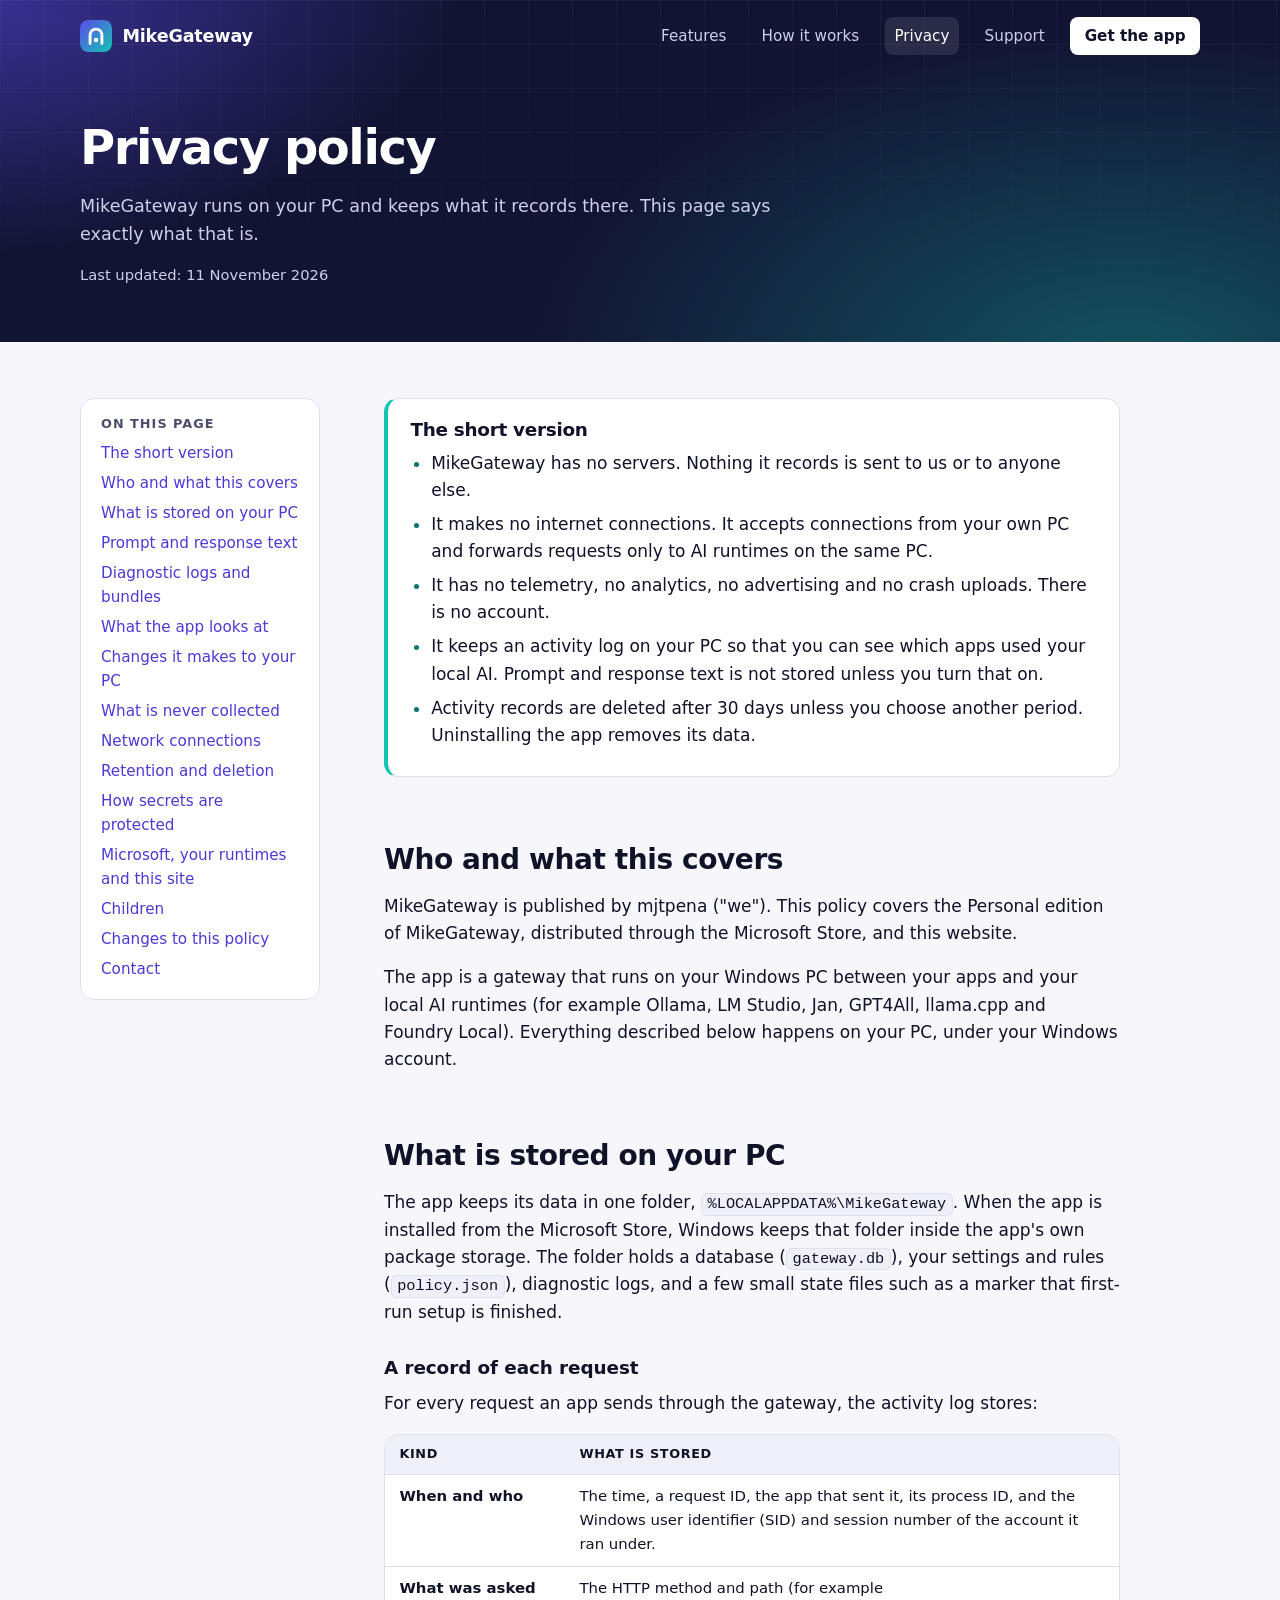
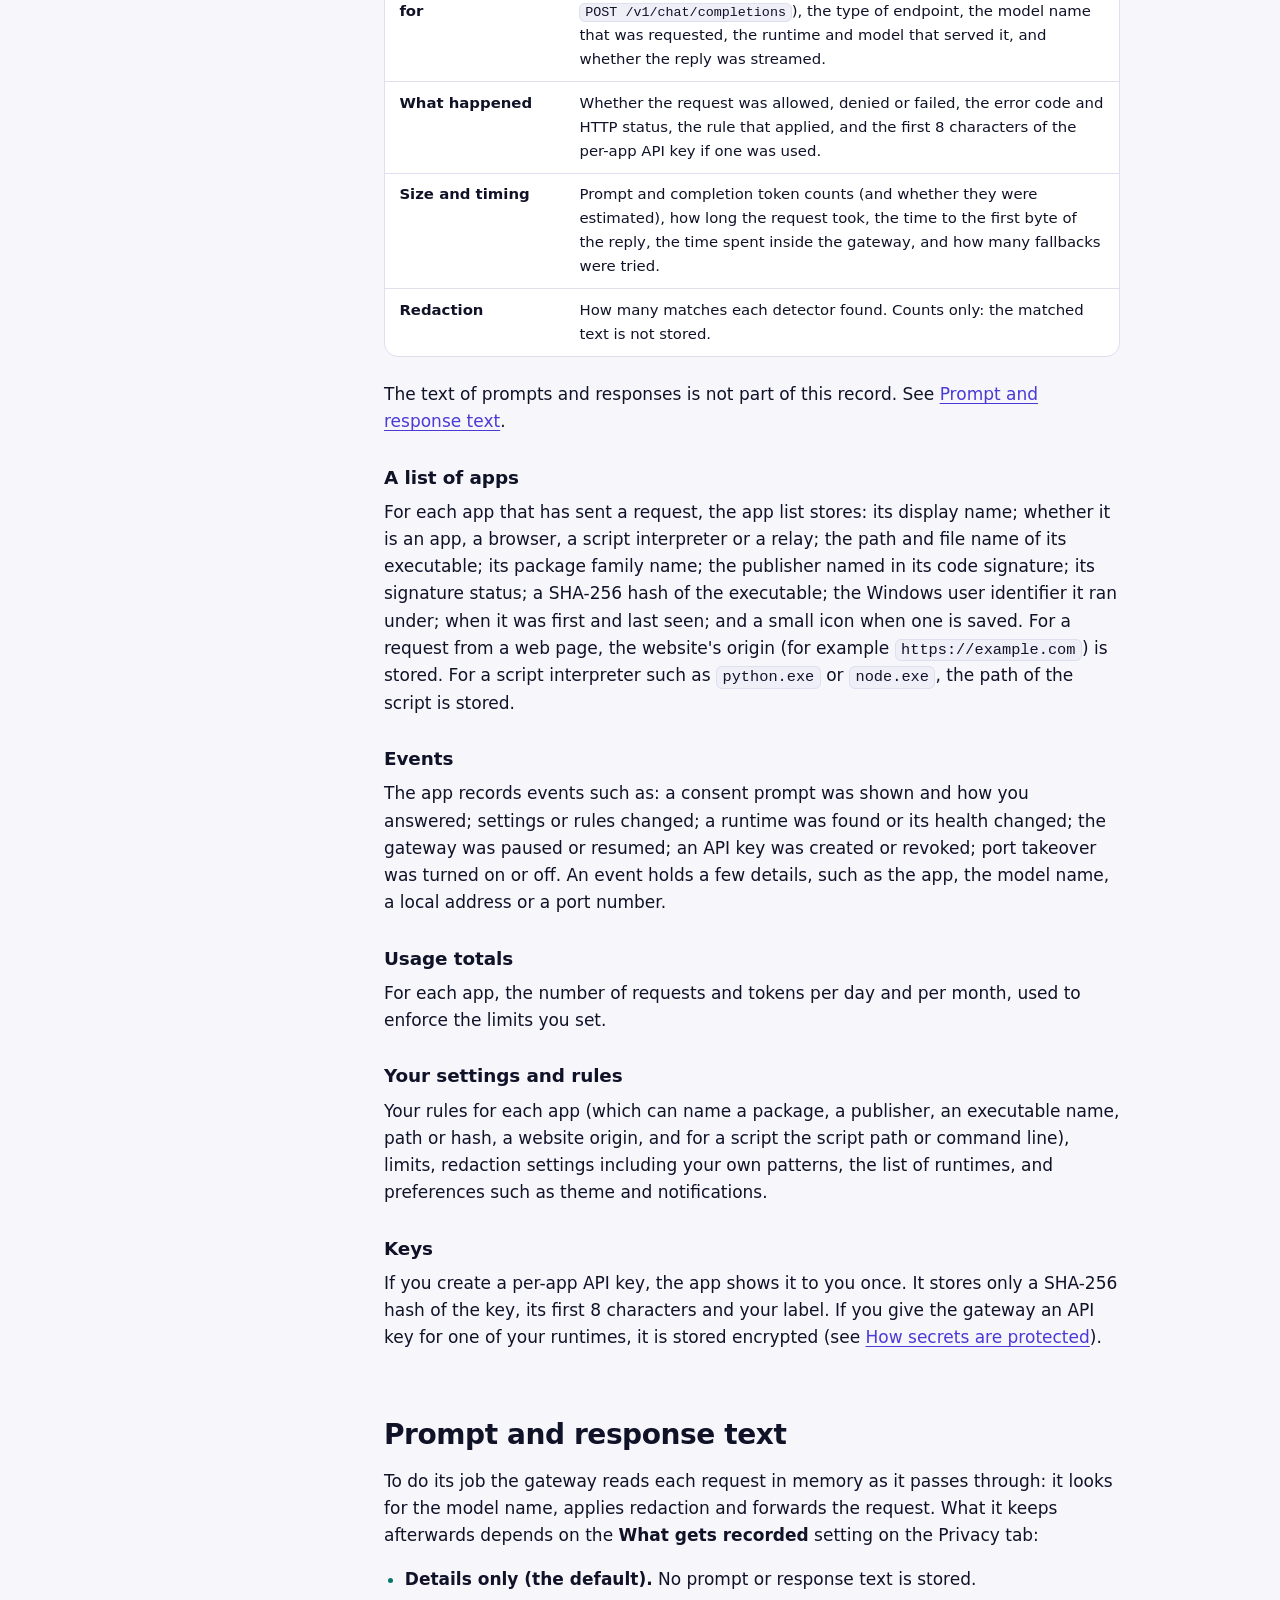
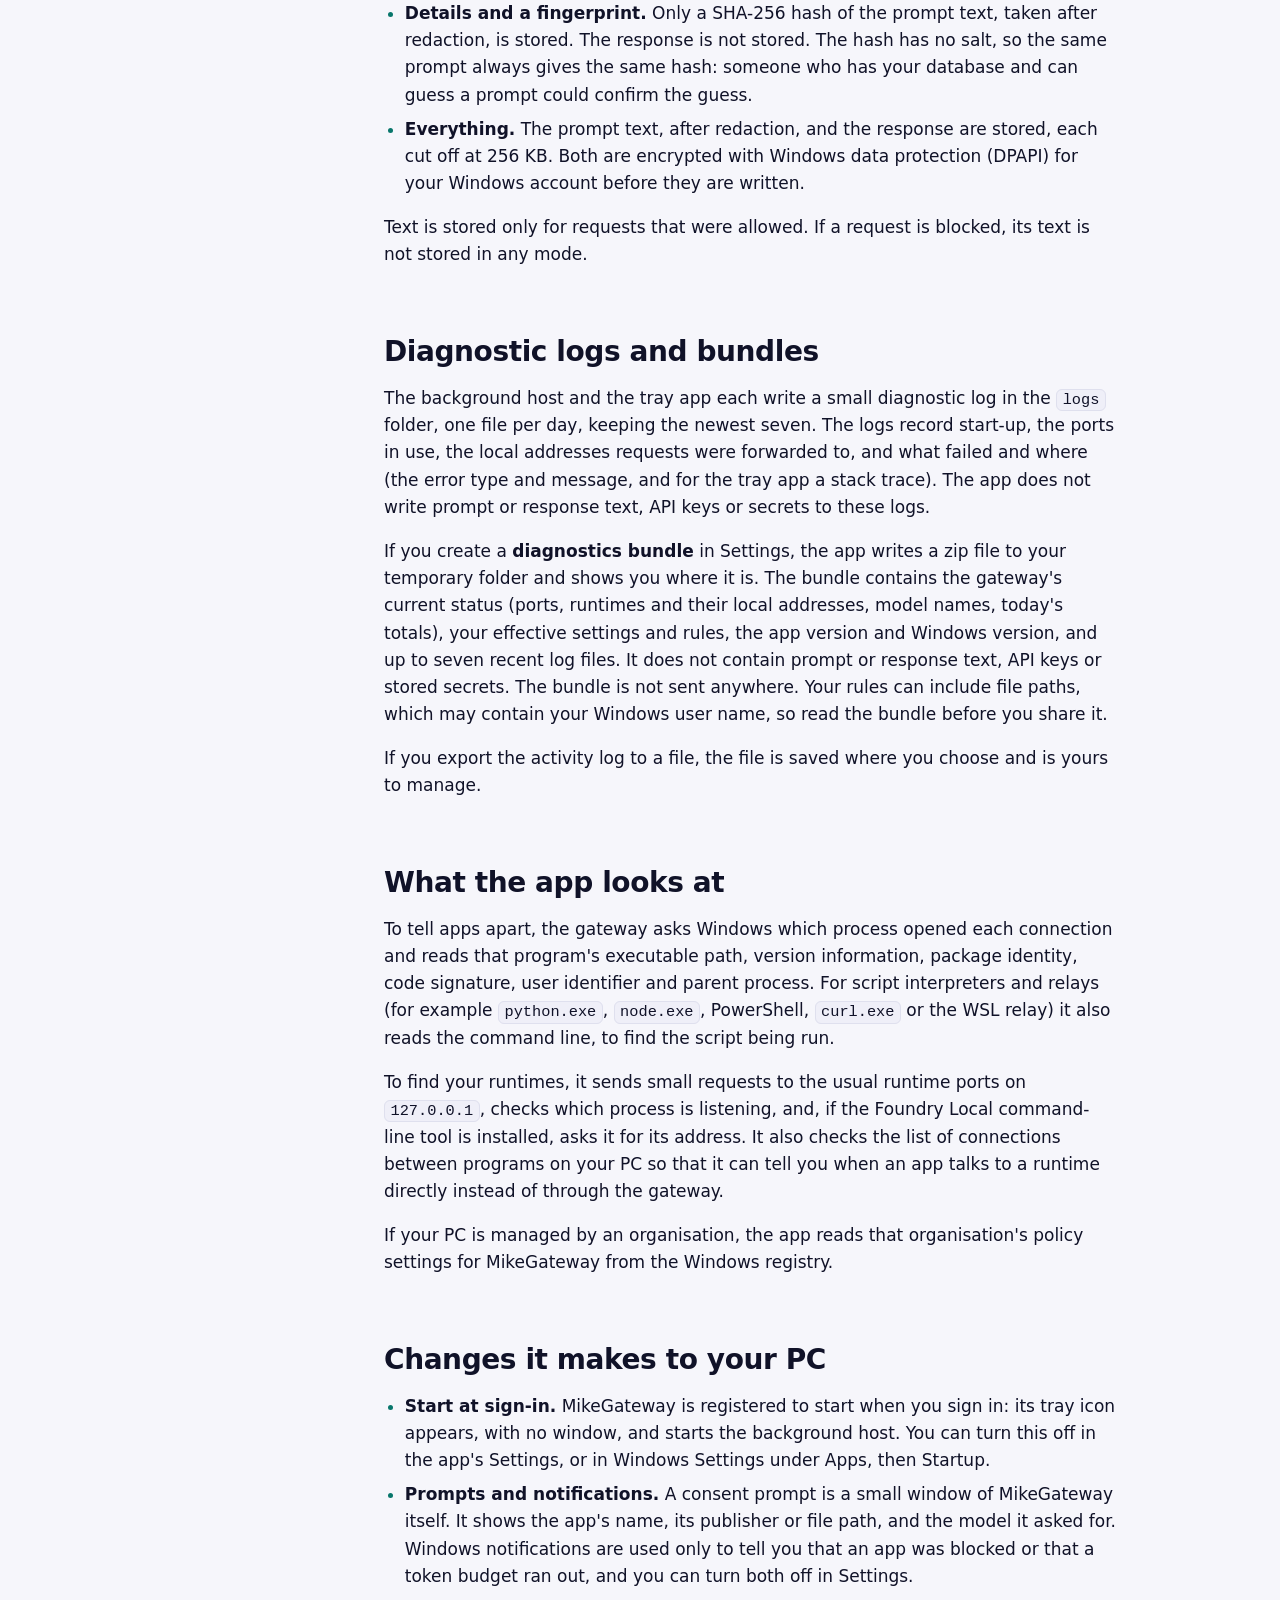
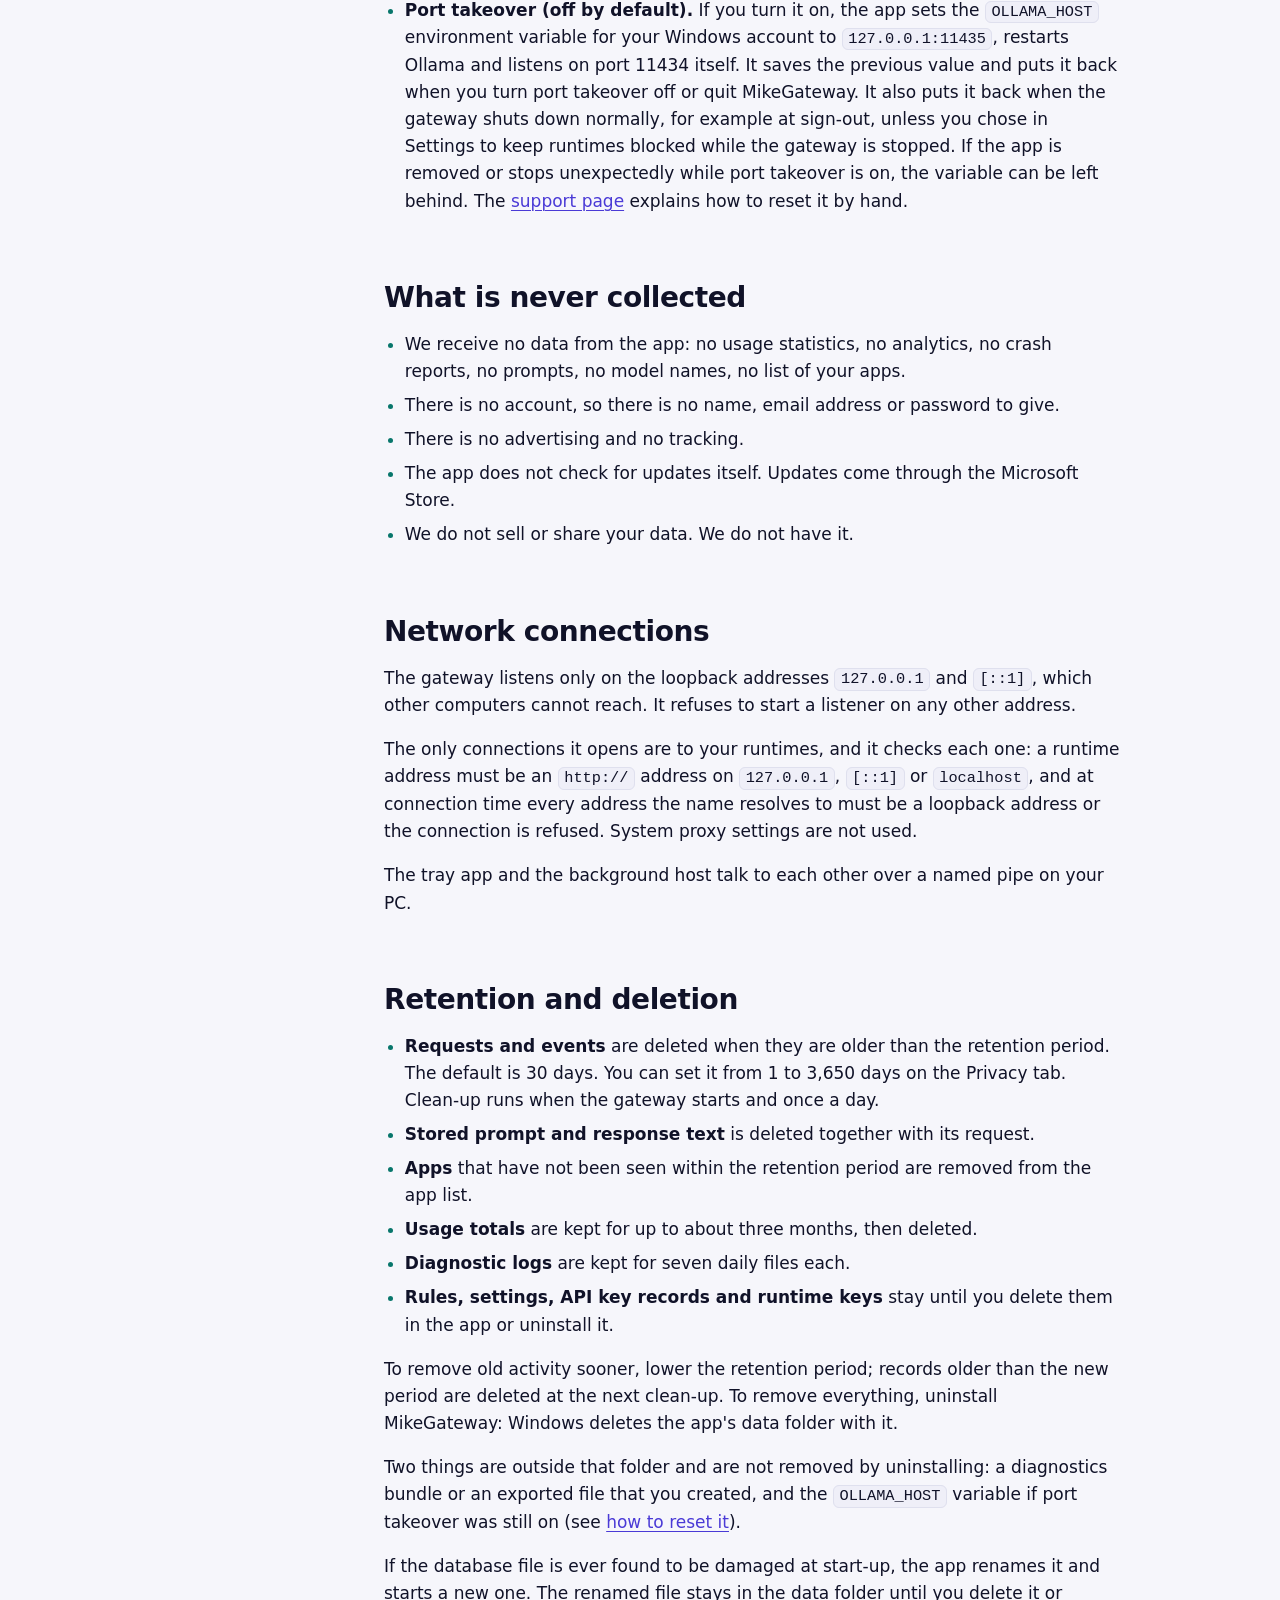
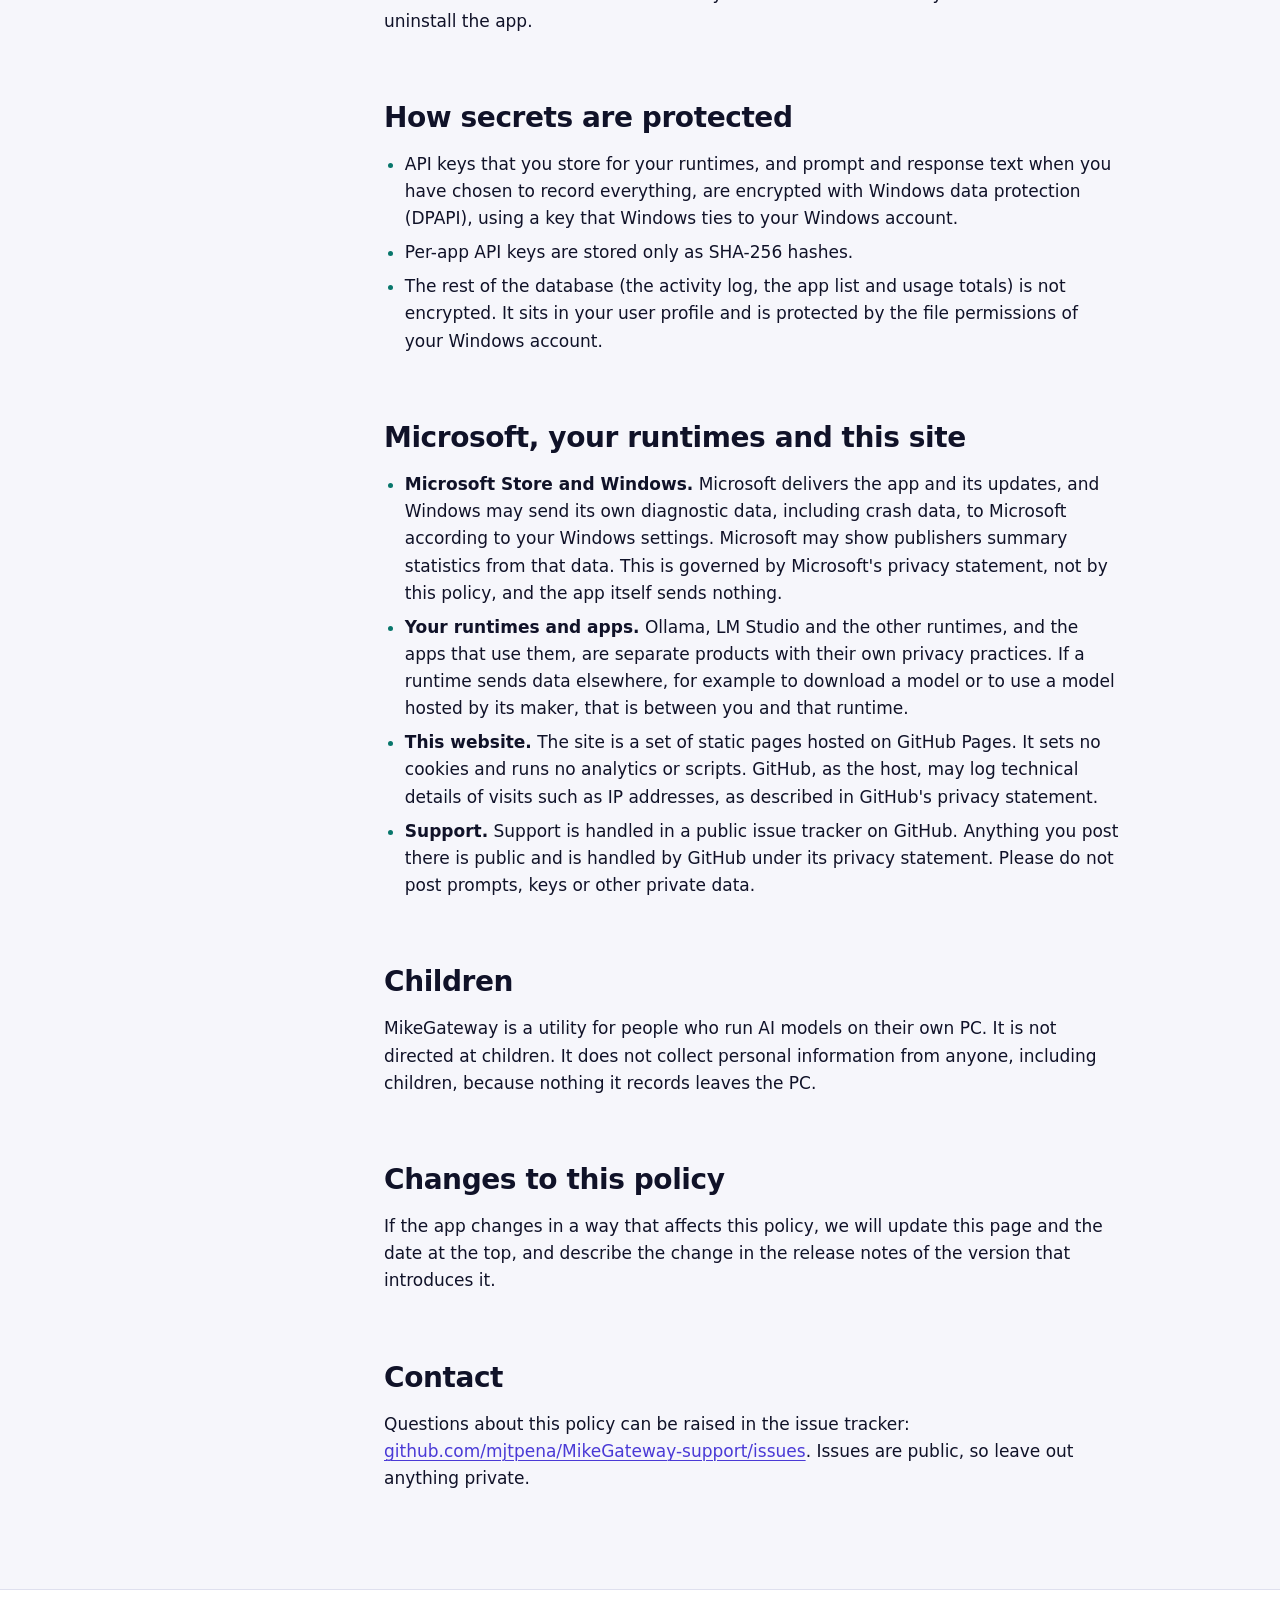
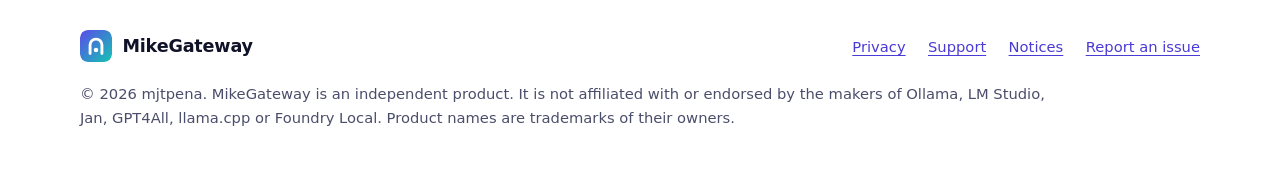
<file: privacy.html>
<!doctype html>
<html lang="en">
<head>
  <meta charset="utf-8">
  <meta name="viewport" content="width=device-width, initial-scale=1">
  <title>Privacy policy | MikeGateway</title>
  <meta name="description" content="What MikeGateway stores on your PC, what it never collects, how long records are kept and how to delete them. The app has no servers, no telemetry and makes no internet connections.">
  <meta name="color-scheme" content="light dark">
  <meta name="theme-color" content="#121433">
  <link rel="canonical" href="https://mjtpena.github.io/MikeGateway-support/privacy.html">
  <link rel="icon" href="assets/favicon.ico" sizes="any">
  <link rel="icon" href="assets/logo.svg" type="image/svg+xml">
  <link rel="icon" href="assets/favicon-32.png" type="image/png" sizes="32x32">
  <link rel="apple-touch-icon" href="assets/apple-touch-icon.png">
  <meta property="og:type" content="article">
  <meta property="og:site_name" content="MikeGateway">
  <meta property="og:title" content="Privacy policy | MikeGateway">
  <meta property="og:description" content="MikeGateway runs on your PC, has no servers and no telemetry, and makes no internet connections.">
  <meta property="og:url" content="https://mjtpena.github.io/MikeGateway-support/privacy.html">
  <meta property="og:image" content="https://mjtpena.github.io/MikeGateway-support/assets/social.png">
  <link rel="stylesheet" href="styles.css">
</head>
<body>
  <a class="skip-link" href="#main">Skip to content</a>

  <header class="site-header">
    <div class="wrap">
      <a class="brand" href="./">
        <img src="assets/logo.svg" width="32" height="32" alt="">
        MikeGateway
      </a>
      <nav class="site-nav" aria-label="Primary">
        <ul>
          <li class="nav-wide"><a href="./#features">Features</a></li>
          <li class="nav-wide"><a href="./#how">How it works</a></li>
          <li><a href="privacy.html" aria-current="page">Privacy</a></li>
          <li><a href="support.html">Support</a></li>
          <li><a class="nav-cta" href="./#get">Get the app</a></li>
        </ul>
      </nav>
    </div>
  </header>

  <main id="main">
    <div class="band page-hero">
      <div class="wrap">
        <h1>Privacy policy</h1>
        <p>MikeGateway runs on your PC and keeps what it records there. This page says exactly what that is.</p>
        <p class="updated">Last updated: <time datetime="2026-11-11">11 November 2026</time></p>
      </div>
    </div>

    <div class="page">
      <div class="wrap with-toc">
        <nav class="toc" aria-labelledby="toc-title">
          <h2 id="toc-title">On this page</h2>
          <ol>
            <li><a href="#summary">The short version</a></li>
            <li><a href="#scope">Who and what this covers</a></li>
            <li><a href="#stored">What is stored on your PC</a></li>
            <li><a href="#content">Prompt and response text</a></li>
            <li><a href="#logs">Diagnostic logs and bundles</a></li>
            <li><a href="#reads">What the app looks at</a></li>
            <li><a href="#changes-pc">Changes it makes to your PC</a></li>
            <li><a href="#never">What is never collected</a></li>
            <li><a href="#network">Network connections</a></li>
            <li><a href="#retention">Retention and deletion</a></li>
            <li><a href="#secrets">How secrets are protected</a></li>
            <li><a href="#third">Microsoft, your runtimes and this site</a></li>
            <li><a href="#children">Children</a></li>
            <li><a href="#updates">Changes to this policy</a></li>
            <li><a href="#contact">Contact</a></li>
          </ol>
        </nav>

        <article class="prose">
          <section class="callout" id="summary" aria-labelledby="summary-title">
            <h2 id="summary-title">The short version</h2>
            <ul>
              <li>MikeGateway has no servers. Nothing it records is sent to us or to anyone else.</li>
              <li>It makes no internet connections. It accepts connections from your own PC and forwards requests only to AI runtimes on the same PC.</li>
              <li>It has no telemetry, no analytics, no advertising and no crash uploads. There is no account.</li>
              <li>It keeps an activity log on your PC so that you can see which apps used your local AI. Prompt and response text is not stored unless you turn that on.</li>
              <li>Activity records are deleted after 30 days unless you choose another period. Uninstalling the app removes its data.</li>
            </ul>
          </section>

          <section id="scope" aria-labelledby="scope-title">
            <h2 id="scope-title">Who and what this covers</h2>
            <p>MikeGateway is published by mjtpena ("we"). This policy covers the Personal edition of MikeGateway, distributed through the Microsoft Store, and this website.</p>
            <p>The app is a gateway that runs on your Windows PC between your apps and your local AI runtimes (for example Ollama, LM Studio, Jan, GPT4All, llama.cpp and Foundry Local). Everything described below happens on your PC, under your Windows account.</p>
          </section>

          <section id="stored" aria-labelledby="stored-title">
            <h2 id="stored-title">What is stored on your PC</h2>
            <p>The app keeps its data in one folder, <code>%LOCALAPPDATA%\MikeGateway</code>. When the app is installed from the Microsoft Store, Windows keeps that folder inside the app's own package storage. The folder holds a database (<code>gateway.db</code>), your settings and rules (<code>policy.json</code>), diagnostic logs, and a few small state files such as a marker that first-run setup is finished.</p>

            <h3>A record of each request</h3>
            <p>For every request an app sends through the gateway, the activity log stores:</p>
            <div class="table-scroll" role="region" aria-label="Fields stored for each request" tabindex="0">
              <table class="data-table stack">
                <thead>
                  <tr><th scope="col">Kind</th><th scope="col">What is stored</th></tr>
                </thead>
                <tbody>
                  <tr><th scope="row">When and who</th><td>The time, a request ID, the app that sent it, its process ID, and the Windows user identifier (SID) and session number of the account it ran under.</td></tr>
                  <tr><th scope="row">What was asked for</th><td>The HTTP method and path (for example <code>POST /v1/chat/completions</code>), the type of endpoint, the model name that was requested, the runtime and model that served it, and whether the reply was streamed.</td></tr>
                  <tr><th scope="row">What happened</th><td>Whether the request was allowed, denied or failed, the error code and HTTP status, the rule that applied, and the first 8 characters of the per-app API key if one was used.</td></tr>
                  <tr><th scope="row">Size and timing</th><td>Prompt and completion token counts (and whether they were estimated), how long the request took, the time to the first byte of the reply, the time spent inside the gateway, and how many fallbacks were tried.</td></tr>
                  <tr><th scope="row">Redaction</th><td>How many matches each detector found. Counts only: the matched text is not stored.</td></tr>
                </tbody>
              </table>
            </div>
            <p>The text of prompts and responses is not part of this record. See <a href="#content">Prompt and response text</a>.</p>

            <h3>A list of apps</h3>
            <p>For each app that has sent a request, the app list stores: its display name; whether it is an app, a browser, a script interpreter or a relay; the path and file name of its executable; its package family name; the publisher named in its code signature; its signature status; a SHA-256 hash of the executable; the Windows user identifier it ran under; when it was first and last seen; and a small icon when one is saved. For a request from a web page, the website's origin (for example <code>https://example.com</code>) is stored. For a script interpreter such as <code>python.exe</code> or <code>node.exe</code>, the path of the script is stored.</p>

            <h3>Events</h3>
            <p>The app records events such as: a consent prompt was shown and how you answered; settings or rules changed; a runtime was found or its health changed; the gateway was paused or resumed; an API key was created or revoked; port takeover was turned on or off. An event holds a few details, such as the app, the model name, a local address or a port number.</p>

            <h3>Usage totals</h3>
            <p>For each app, the number of requests and tokens per day and per month, used to enforce the limits you set.</p>

            <h3>Your settings and rules</h3>
            <p>Your rules for each app (which can name a package, a publisher, an executable name, path or hash, a website origin, and for a script the script path or command line), limits, redaction settings including your own patterns, the list of runtimes, and preferences such as theme and notifications.</p>

            <h3>Keys</h3>
            <p>If you create a per-app API key, the app shows it to you once. It stores only a SHA-256 hash of the key, its first 8 characters and your label. If you give the gateway an API key for one of your runtimes, it is stored encrypted (see <a href="#secrets">How secrets are protected</a>).</p>
          </section>

          <section id="content" aria-labelledby="content-title">
            <h2 id="content-title">Prompt and response text</h2>
            <p>To do its job the gateway reads each request in memory as it passes through: it looks for the model name, applies redaction and forwards the request. What it keeps afterwards depends on the <strong>What gets recorded</strong> setting on the Privacy tab:</p>
            <ul>
              <li><strong>Details only (the default).</strong> No prompt or response text is stored.</li>
              <li><strong>Details and a fingerprint.</strong> Only a SHA-256 hash of the prompt text, taken after redaction, is stored. The response is not stored. The hash has no salt, so the same prompt always gives the same hash: someone who has your database and can guess a prompt could confirm the guess.</li>
              <li><strong>Everything.</strong> The prompt text, after redaction, and the response are stored, each cut off at 256 KB. Both are encrypted with Windows data protection (DPAPI) for your Windows account before they are written.</li>
            </ul>
            <p>Text is stored only for requests that were allowed. If a request is blocked, its text is not stored in any mode.</p>
          </section>

          <section id="logs" aria-labelledby="logs-title">
            <h2 id="logs-title">Diagnostic logs and bundles</h2>
            <p>The background host and the tray app each write a small diagnostic log in the <code>logs</code> folder, one file per day, keeping the newest seven. The logs record start-up, the ports in use, the local addresses requests were forwarded to, and what failed and where (the error type and message, and for the tray app a stack trace). The app does not write prompt or response text, API keys or secrets to these logs.</p>
            <p>If you create a <strong>diagnostics bundle</strong> in Settings, the app writes a zip file to your temporary folder and shows you where it is. The bundle contains the gateway's current status (ports, runtimes and their local addresses, model names, today's totals), your effective settings and rules, the app version and Windows version, and up to seven recent log files. It does not contain prompt or response text, API keys or stored secrets. The bundle is not sent anywhere. Your rules can include file paths, which may contain your Windows user name, so read the bundle before you share it.</p>
            <p>If you export the activity log to a file, the file is saved where you choose and is yours to manage.</p>
          </section>

          <section id="reads" aria-labelledby="reads-title">
            <h2 id="reads-title">What the app looks at</h2>
            <p>To tell apps apart, the gateway asks Windows which process opened each connection and reads that program's executable path, version information, package identity, code signature, user identifier and parent process. For script interpreters and relays (for example <code>python.exe</code>, <code>node.exe</code>, PowerShell, <code>curl.exe</code> or the WSL relay) it also reads the command line, to find the script being run.</p>
            <p>To find your runtimes, it sends small requests to the usual runtime ports on <code>127.0.0.1</code>, checks which process is listening, and, if the Foundry Local command-line tool is installed, asks it for its address. It also checks the list of connections between programs on your PC so that it can tell you when an app talks to a runtime directly instead of through the gateway.</p>
            <p>If your PC is managed by an organisation, the app reads that organisation's policy settings for MikeGateway from the Windows registry.</p>
          </section>

          <section id="changes-pc" aria-labelledby="changes-pc-title">
            <h2 id="changes-pc-title">Changes it makes to your PC</h2>
            <ul>
              <li><strong>Start at sign-in.</strong> MikeGateway is registered to start when you sign in: its tray icon appears, with no window, and starts the background host. You can turn this off in the app's Settings, or in Windows Settings under Apps, then Startup.</li>
              <li><strong>Prompts and notifications.</strong> A consent prompt is a small window of MikeGateway itself. It shows the app's name, its publisher or file path, and the model it asked for. Windows notifications are used only to tell you that an app was blocked or that a token budget ran out, and you can turn both off in Settings.</li>
              <li><strong>Port takeover (off by default).</strong> If you turn it on, the app sets the <code>OLLAMA_HOST</code> environment variable for your Windows account to <code>127.0.0.1:11435</code>, restarts Ollama and listens on port 11434 itself. It saves the previous value and puts it back when you turn port takeover off or quit MikeGateway. It also puts it back when the gateway shuts down normally, for example at sign-out, unless you chose in Settings to keep runtimes blocked while the gateway is stopped. If the app is removed or stops unexpectedly while port takeover is on, the variable can be left behind. The <a href="support.html#undo-port-takeover">support page</a> explains how to reset it by hand.</li>
            </ul>
          </section>

          <section id="never" aria-labelledby="never-title">
            <h2 id="never-title">What is never collected</h2>
            <ul>
              <li>We receive no data from the app: no usage statistics, no analytics, no crash reports, no prompts, no model names, no list of your apps.</li>
              <li>There is no account, so there is no name, email address or password to give.</li>
              <li>There is no advertising and no tracking.</li>
              <li>The app does not check for updates itself. Updates come through the Microsoft Store.</li>
              <li>We do not sell or share your data. We do not have it.</li>
            </ul>
          </section>

          <section id="network" aria-labelledby="network-title">
            <h2 id="network-title">Network connections</h2>
            <p>The gateway listens only on the loopback addresses <code>127.0.0.1</code> and <code>[::1]</code>, which other computers cannot reach. It refuses to start a listener on any other address.</p>
            <p>The only connections it opens are to your runtimes, and it checks each one: a runtime address must be an <code>http://</code> address on <code>127.0.0.1</code>, <code>[::1]</code> or <code>localhost</code>, and at connection time every address the name resolves to must be a loopback address or the connection is refused. System proxy settings are not used.</p>
            <p>The tray app and the background host talk to each other over a named pipe on your PC.</p>
          </section>

          <section id="retention" aria-labelledby="retention-title">
            <h2 id="retention-title">Retention and deletion</h2>
            <ul>
              <li><strong>Requests and events</strong> are deleted when they are older than the retention period. The default is 30 days. You can set it from 1 to 3,650 days on the Privacy tab. Clean-up runs when the gateway starts and once a day.</li>
              <li><strong>Stored prompt and response text</strong> is deleted together with its request.</li>
              <li><strong>Apps</strong> that have not been seen within the retention period are removed from the app list.</li>
              <li><strong>Usage totals</strong> are kept for up to about three months, then deleted.</li>
              <li><strong>Diagnostic logs</strong> are kept for seven daily files each.</li>
              <li><strong>Rules, settings, API key records and runtime keys</strong> stay until you delete them in the app or uninstall it.</li>
            </ul>
            <p>To remove old activity sooner, lower the retention period; records older than the new period are deleted at the next clean-up. To remove everything, uninstall MikeGateway: Windows deletes the app's data folder with it.</p>
            <p>Two things are outside that folder and are not removed by uninstalling: a diagnostics bundle or an exported file that you created, and the <code>OLLAMA_HOST</code> variable if port takeover was still on (see <a href="support.html#undo-port-takeover">how to reset it</a>).</p>
            <p>If the database file is ever found to be damaged at start-up, the app renames it and starts a new one. The renamed file stays in the data folder until you delete it or uninstall the app.</p>
          </section>

          <section id="secrets" aria-labelledby="secrets-title">
            <h2 id="secrets-title">How secrets are protected</h2>
            <ul>
              <li>API keys that you store for your runtimes, and prompt and response text when you have chosen to record everything, are encrypted with Windows data protection (DPAPI), using a key that Windows ties to your Windows account.</li>
              <li>Per-app API keys are stored only as SHA-256 hashes.</li>
              <li>The rest of the database (the activity log, the app list and usage totals) is not encrypted. It sits in your user profile and is protected by the file permissions of your Windows account.</li>
            </ul>
          </section>

          <section id="third" aria-labelledby="third-title">
            <h2 id="third-title">Microsoft, your runtimes and this site</h2>
            <ul>
              <li><strong>Microsoft Store and Windows.</strong> Microsoft delivers the app and its updates, and Windows may send its own diagnostic data, including crash data, to Microsoft according to your Windows settings. Microsoft may show publishers summary statistics from that data. This is governed by Microsoft's privacy statement, not by this policy, and the app itself sends nothing.</li>
              <li><strong>Your runtimes and apps.</strong> Ollama, LM Studio and the other runtimes, and the apps that use them, are separate products with their own privacy practices. If a runtime sends data elsewhere, for example to download a model or to use a model hosted by its maker, that is between you and that runtime.</li>
              <li><strong>This website.</strong> The site is a set of static pages hosted on GitHub Pages. It sets no cookies and runs no analytics or scripts. GitHub, as the host, may log technical details of visits such as IP addresses, as described in GitHub's privacy statement.</li>
              <li><strong>Support.</strong> Support is handled in a public issue tracker on GitHub. Anything you post there is public and is handled by GitHub under its privacy statement. Please do not post prompts, keys or other private data.</li>
            </ul>
          </section>

          <section id="children" aria-labelledby="children-title">
            <h2 id="children-title">Children</h2>
            <p>MikeGateway is a utility for people who run AI models on their own PC. It is not directed at children. It does not collect personal information from anyone, including children, because nothing it records leaves the PC.</p>
          </section>

          <section id="updates" aria-labelledby="updates-title">
            <h2 id="updates-title">Changes to this policy</h2>
            <p>If the app changes in a way that affects this policy, we will update this page and the date at the top, and describe the change in the release notes of the version that introduces it.</p>
          </section>

          <section id="contact" aria-labelledby="contact-title">
            <h2 id="contact-title">Contact</h2>
            <p>Questions about this policy can be raised in the issue tracker: <a href="https://github.com/mjtpena/MikeGateway-support/issues" rel="noopener">github.com/mjtpena/MikeGateway-support/issues</a>. Issues are public, so leave out anything private.</p>
          </section>
        </article>
      </div>
    </div>
  </main>

  <footer class="site-footer">
    <div class="wrap">
      <div class="footer-top">
        <a class="brand" href="./">
          <img src="assets/logo.svg" width="32" height="32" alt="">
          MikeGateway
        </a>
        <nav aria-label="Footer">
          <ul>
            <li><a href="privacy.html" aria-current="page">Privacy</a></li>
            <li><a href="support.html">Support</a></li>
            <li><a href="notices.html">Notices</a></li>
            <li><a href="https://github.com/mjtpena/MikeGateway-support/issues" rel="noopener">Report an issue</a></li>
          </ul>
        </nav>
      </div>
      <p>&copy; 2026 mjtpena. MikeGateway is an independent product. It is not affiliated with or endorsed by the makers of Ollama, LM Studio, Jan, GPT4All, llama.cpp or Foundry Local. Product names are trademarks of their owners.</p>
    </div>
  </footer>
</body>
</html>
</file>
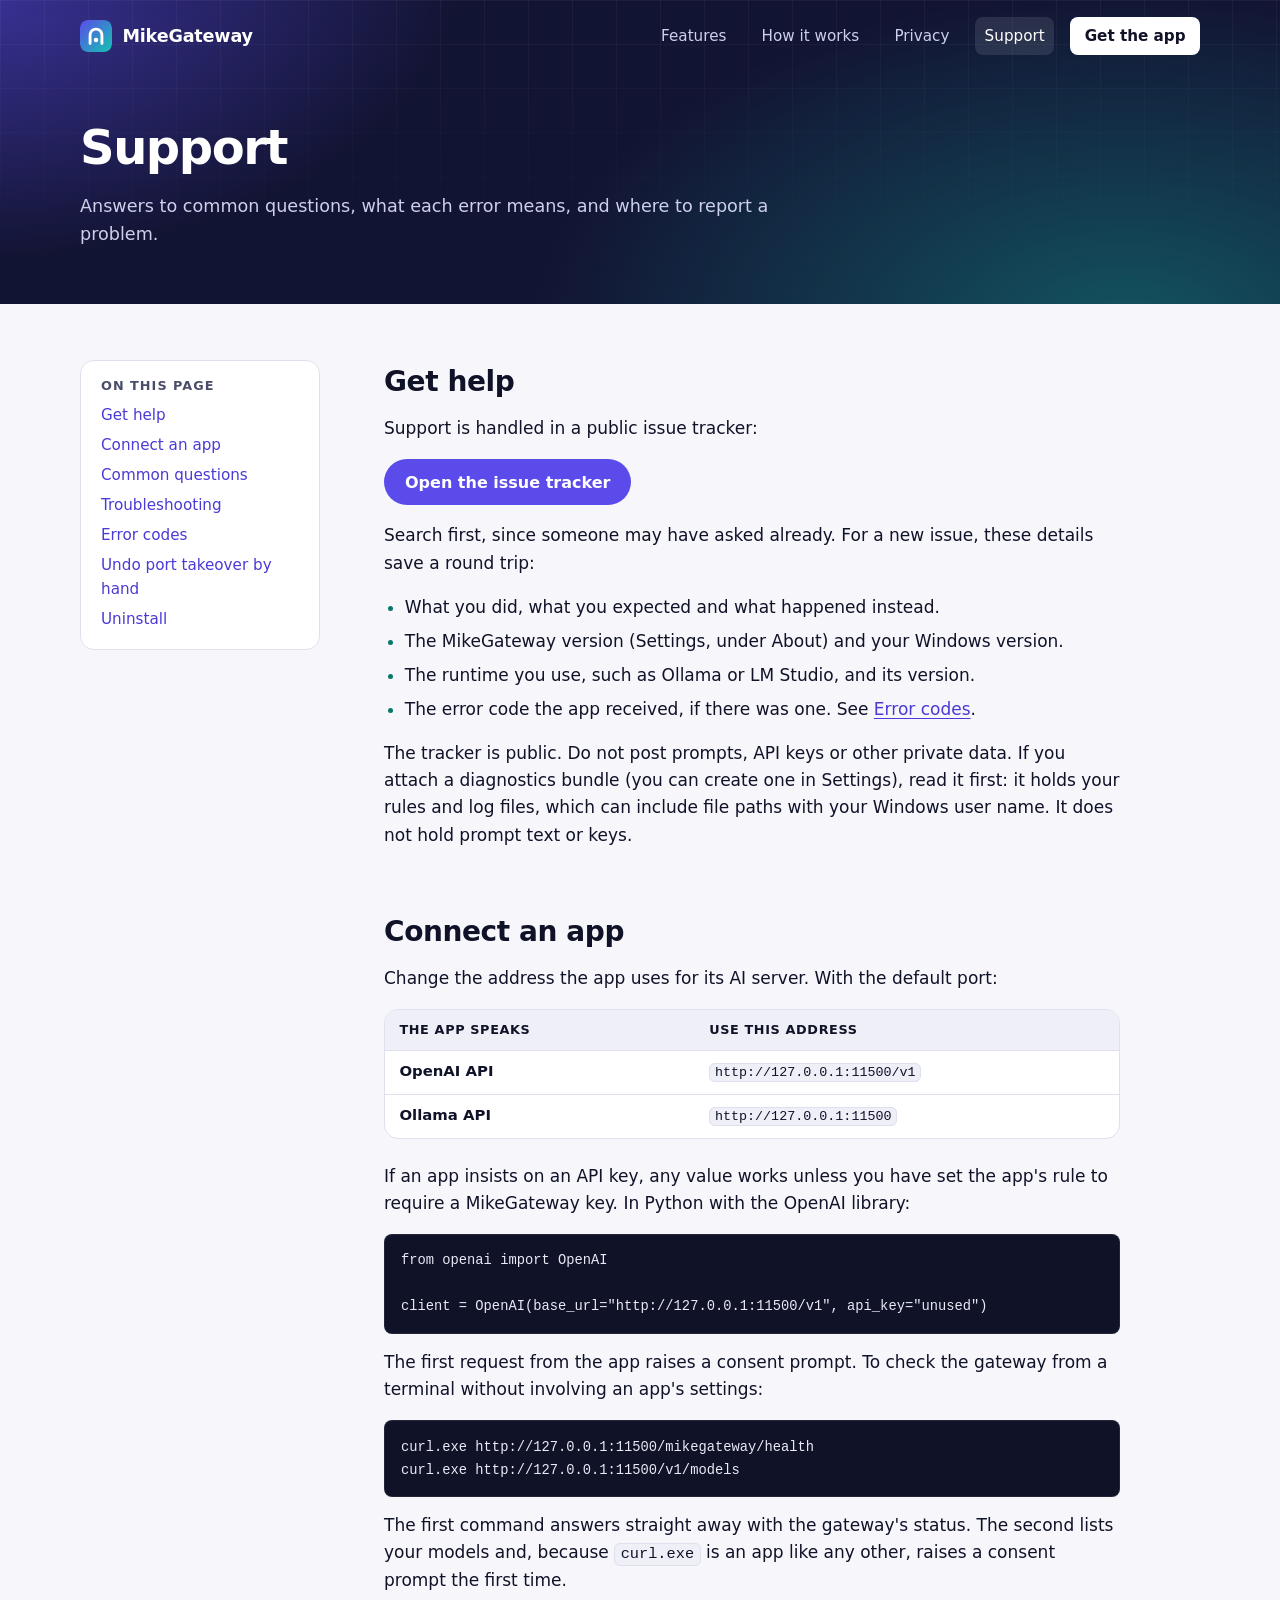
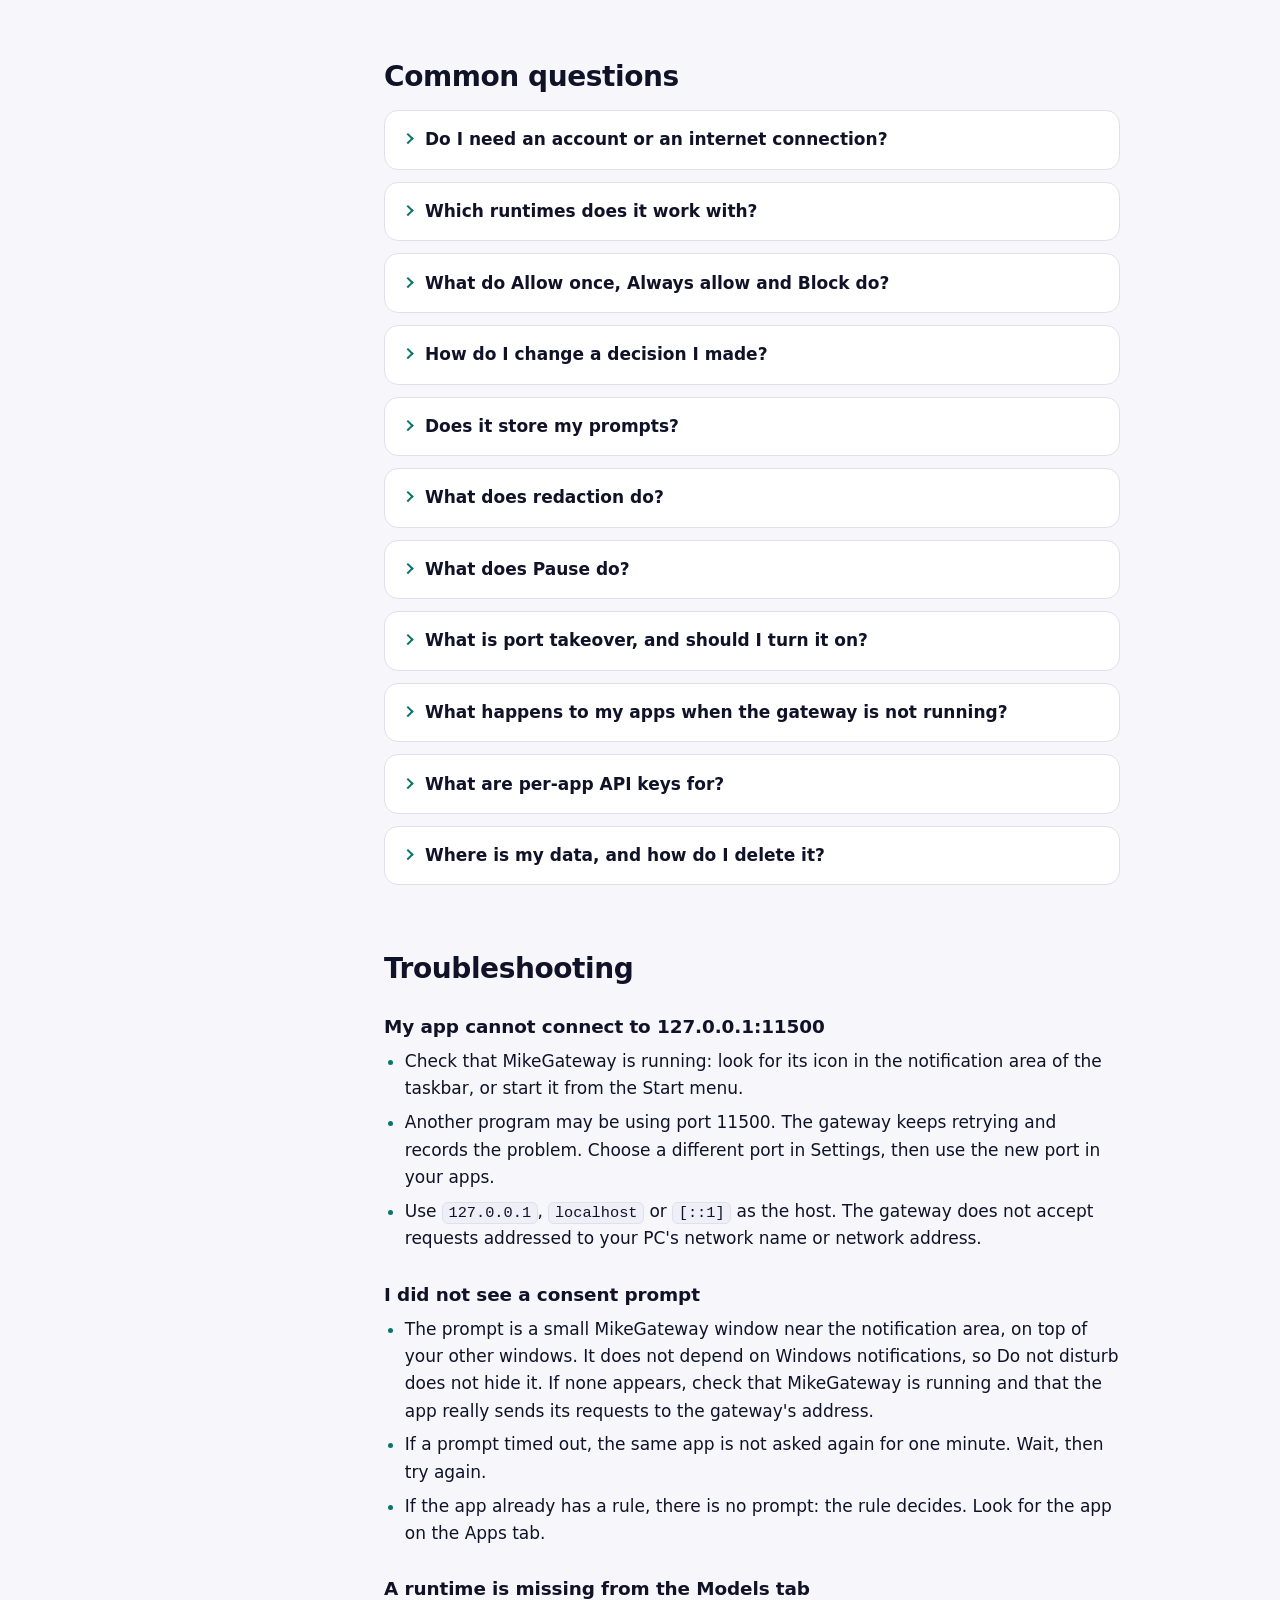
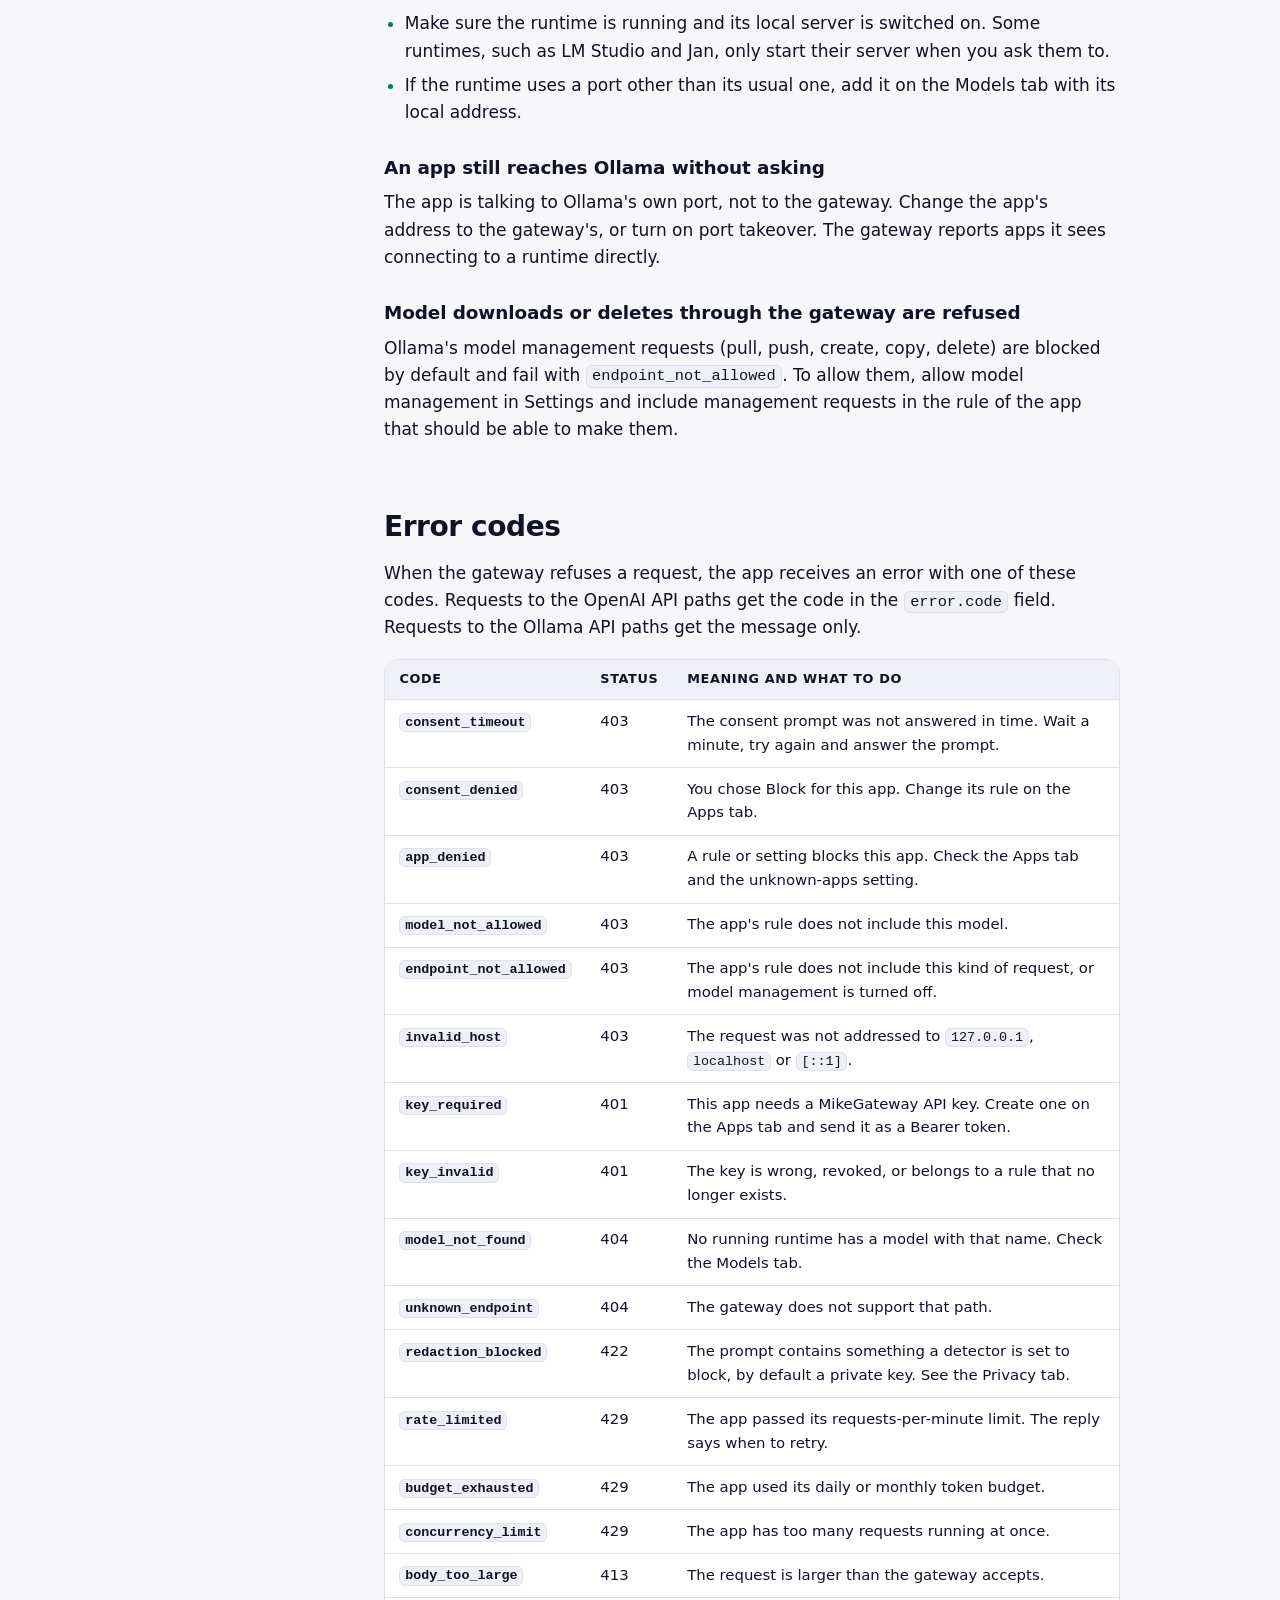
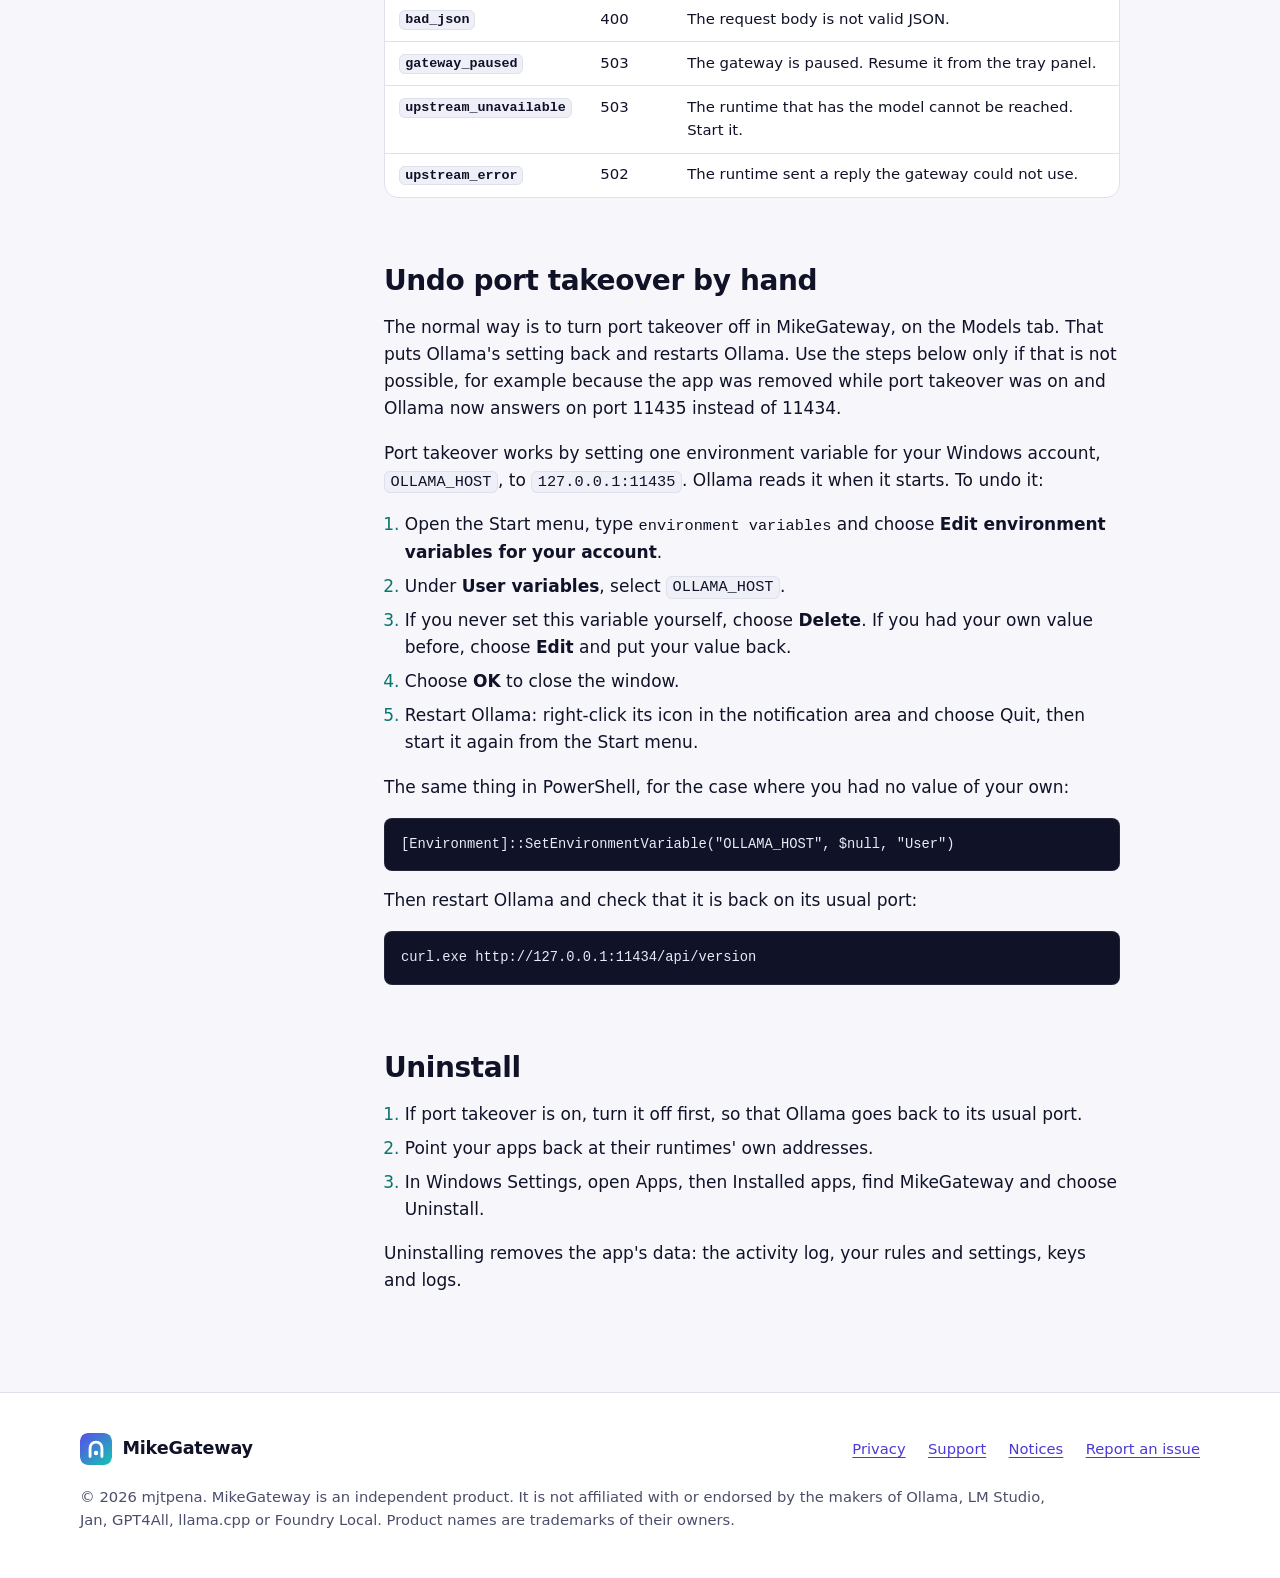
<file: support.html>
<!doctype html>
<html lang="en">
<head>
  <meta charset="utf-8">
  <meta name="viewport" content="width=device-width, initial-scale=1">
  <title>Support | MikeGateway</title>
  <meta name="description" content="Help for MikeGateway: common questions, what each error code means, how to connect apps, how to undo port takeover by hand, and where to report a problem.">
  <meta name="color-scheme" content="light dark">
  <meta name="theme-color" content="#121433">
  <link rel="canonical" href="https://mjtpena.github.io/MikeGateway-support/support.html">
  <link rel="icon" href="assets/favicon.ico" sizes="any">
  <link rel="icon" href="assets/logo.svg" type="image/svg+xml">
  <link rel="icon" href="assets/favicon-32.png" type="image/png" sizes="32x32">
  <link rel="apple-touch-icon" href="assets/apple-touch-icon.png">
  <meta property="og:type" content="article">
  <meta property="og:site_name" content="MikeGateway">
  <meta property="og:title" content="Support | MikeGateway">
  <meta property="og:description" content="Common questions, error codes, troubleshooting and where to report a problem.">
  <meta property="og:url" content="https://mjtpena.github.io/MikeGateway-support/support.html">
  <meta property="og:image" content="https://mjtpena.github.io/MikeGateway-support/assets/social.png">
  <link rel="stylesheet" href="styles.css">
</head>
<body>
  <a class="skip-link" href="#main">Skip to content</a>

  <header class="site-header">
    <div class="wrap">
      <a class="brand" href="./">
        <img src="assets/logo.svg" width="32" height="32" alt="">
        MikeGateway
      </a>
      <nav class="site-nav" aria-label="Primary">
        <ul>
          <li class="nav-wide"><a href="./#features">Features</a></li>
          <li class="nav-wide"><a href="./#how">How it works</a></li>
          <li><a href="privacy.html">Privacy</a></li>
          <li><a href="support.html" aria-current="page">Support</a></li>
          <li><a class="nav-cta" href="./#get">Get the app</a></li>
        </ul>
      </nav>
    </div>
  </header>

  <main id="main">
    <div class="band page-hero">
      <div class="wrap">
        <h1>Support</h1>
        <p>Answers to common questions, what each error means, and where to report a problem.</p>
      </div>
    </div>

    <div class="page">
      <div class="wrap with-toc">
        <nav class="toc" aria-labelledby="toc-title">
          <h2 id="toc-title">On this page</h2>
          <ol>
            <li><a href="#help">Get help</a></li>
            <li><a href="#connect">Connect an app</a></li>
            <li><a href="#faq">Common questions</a></li>
            <li><a href="#troubleshooting">Troubleshooting</a></li>
            <li><a href="#errors">Error codes</a></li>
            <li><a href="#undo-port-takeover">Undo port takeover by hand</a></li>
            <li><a href="#uninstall">Uninstall</a></li>
          </ol>
        </nav>

        <article class="prose">
          <section id="help" aria-labelledby="help-title">
            <h2 id="help-title">Get help</h2>
            <p>Support is handled in a public issue tracker:</p>
            <p><a class="button button--primary" href="https://github.com/mjtpena/MikeGateway-support/issues" rel="noopener">Open the issue tracker</a></p>
            <p>Search first, since someone may have asked already. For a new issue, these details save a round trip:</p>
            <ul>
              <li>What you did, what you expected and what happened instead.</li>
              <li>The MikeGateway version (Settings, under About) and your Windows version.</li>
              <li>The runtime you use, such as Ollama or LM Studio, and its version.</li>
              <li>The error code the app received, if there was one. See <a href="#errors">Error codes</a>.</li>
            </ul>
            <p>The tracker is public. Do not post prompts, API keys or other private data. If you attach a diagnostics bundle (you can create one in Settings), read it first: it holds your rules and log files, which can include file paths with your Windows user name. It does not hold prompt text or keys.</p>
          </section>

          <section id="connect" aria-labelledby="connect-title">
            <h2 id="connect-title">Connect an app</h2>
            <p>Change the address the app uses for its AI server. With the default port:</p>
            <div class="table-scroll" role="region" aria-label="Gateway addresses" tabindex="0">
              <table class="data-table stack">
                <thead>
                  <tr><th scope="col">The app speaks</th><th scope="col">Use this address</th></tr>
                </thead>
                <tbody>
                  <tr><th scope="row">OpenAI API</th><td><code>http://127.0.0.1:11500/v1</code></td></tr>
                  <tr><th scope="row">Ollama API</th><td><code>http://127.0.0.1:11500</code></td></tr>
                </tbody>
              </table>
            </div>
            <p>If an app insists on an API key, any value works unless you have set the app's rule to require a MikeGateway key. In Python with the OpenAI library:</p>
<pre><code>from openai import OpenAI

client = OpenAI(base_url="http://127.0.0.1:11500/v1", api_key="unused")</code></pre>
            <p>The first request from the app raises a consent prompt. To check the gateway from a terminal without involving an app's settings:</p>
<pre><code>curl.exe http://127.0.0.1:11500/mikegateway/health
curl.exe http://127.0.0.1:11500/v1/models</code></pre>
            <p>The first command answers straight away with the gateway's status. The second lists your models and, because <code>curl.exe</code> is an app like any other, raises a consent prompt the first time.</p>
          </section>

          <section id="faq" aria-labelledby="faq-title">
            <h2 id="faq-title">Common questions</h2>

            <details>
              <summary>Do I need an account or an internet connection?</summary>
              <p>No. There is no account, and the gateway makes no internet connections. It works with the network cable unplugged, as long as your runtime does.</p>
            </details>

            <details>
              <summary>Which runtimes does it work with?</summary>
              <p>It looks for Ollama, LM Studio, Jan, GPT4All, llama.cpp and Foundry Local on their usual ports and lists the ones that are running. On the Models tab you can add any other OpenAI-compatible server by its local address, for example <code>http://127.0.0.1:1234</code>. Addresses on other computers are not accepted.</p>
            </details>

            <details>
              <summary>What do Allow once, Always allow and Block do?</summary>
              <p><strong>Allow once</strong> lets the running copy of the app through until it exits. Next time it starts, you are asked again. <strong>Always allow</strong> and <strong>Block</strong> save a rule for the app, which you can change or delete on the Apps tab.</p>
              <p>If you do not answer in time (30 seconds unless you change it in Settings), the request fails with <code>consent_timeout</code>. The same app is not asked again for one minute, so wait a minute before you retry.</p>
            </details>

            <details>
              <summary>How do I change a decision I made?</summary>
              <p>Open the Apps tab, pick the app and change its rule, or delete the rule to be asked again.</p>
            </details>

            <details>
              <summary>Does it store my prompts?</summary>
              <p>Not unless you turn that on. By default the activity log keeps who called, when, which model, the result and token counts. On the Privacy tab you can choose to store a hash of each prompt, or the full prompt and response, which are then encrypted with Windows data protection. The <a href="privacy.html#content">privacy policy</a> has the details.</p>
            </details>

            <details>
              <summary>What does redaction do?</summary>
              <p>Before a prompt is forwarded, the gateway scans it. Out of the box, credit card numbers and API keys are replaced with a placeholder, and a prompt that contains a private key is rejected. On the Privacy tab you can turn on more detectors (email addresses, phone numbers, IBANs, US social security numbers, Australian tax file numbers, JSON web tokens), choose whether each one masks, blocks or only counts, and add your own patterns. You can also have responses scanned.</p>
            </details>

            <details>
              <summary>What does Pause do?</summary>
              <p>While the gateway is paused, every request through it is refused with <code>gateway_paused</code>. Nothing is forwarded until you resume. Pause and resume are in the tray panel.</p>
            </details>

            <details>
              <summary>What is port takeover, and should I turn it on?</summary>
              <p>Some apps have Ollama's address, <code>localhost:11434</code>, built in and cannot be pointed anywhere else. With port takeover on, the gateway moves Ollama to port 11435 and answers on 11434 itself, so those apps go through the gateway without any change.</p>
              <p>It is off by default. Turning it on restarts Ollama, and the app asks you first. Turn it on only if you have an app you cannot reconfigure. Turning it off puts Ollama back. If something goes wrong, see <a href="#undo-port-takeover">Undo port takeover by hand</a>.</p>
            </details>

            <details>
              <summary>What happens to my apps when the gateway is not running?</summary>
              <p>Apps that point at the gateway's address cannot connect until it is running again. Your runtimes are not affected and still answer on their own addresses. The gateway starts when you sign in to Windows unless you turned that off in Settings.</p>
            </details>

            <details>
              <summary>What are per-app API keys for?</summary>
              <p>A script run by <code>python.exe</code> looks much like any other script run by <code>python.exe</code>. If you want one script to have its own rule and limits, create a key for that rule on the Apps tab and have the script send it as its API key. Keys start with <code>mgw_</code>. A key is shown once, when you create it. The app keeps only a hash of it.</p>
            </details>

            <details>
              <summary>Where is my data, and how do I delete it?</summary>
              <p>Everything is on your PC, in the app's own data folder. Activity older than the retention period (30 days by default, set on the Privacy tab) is deleted automatically. Uninstalling the app removes all of its data. The <a href="privacy.html#retention">privacy policy</a> lists what is kept and for how long.</p>
            </details>
          </section>

          <section id="troubleshooting" aria-labelledby="troubleshooting-title">
            <h2 id="troubleshooting-title">Troubleshooting</h2>

            <h3>My app cannot connect to 127.0.0.1:11500</h3>
            <ul>
              <li>Check that MikeGateway is running: look for its icon in the notification area of the taskbar, or start it from the Start menu.</li>
              <li>Another program may be using port 11500. The gateway keeps retrying and records the problem. Choose a different port in Settings, then use the new port in your apps.</li>
              <li>Use <code>127.0.0.1</code>, <code>localhost</code> or <code>[::1]</code> as the host. The gateway does not accept requests addressed to your PC's network name or network address.</li>
            </ul>

            <h3>I did not see a consent prompt</h3>
            <ul>
              <li>The prompt is a small MikeGateway window near the notification area, on top of your other windows. It does not depend on Windows notifications, so Do not disturb does not hide it. If none appears, check that MikeGateway is running and that the app really sends its requests to the gateway's address.</li>
              <li>If a prompt timed out, the same app is not asked again for one minute. Wait, then try again.</li>
              <li>If the app already has a rule, there is no prompt: the rule decides. Look for the app on the Apps tab.</li>
            </ul>

            <h3>A runtime is missing from the Models tab</h3>
            <ul>
              <li>Make sure the runtime is running and its local server is switched on. Some runtimes, such as LM Studio and Jan, only start their server when you ask them to.</li>
              <li>If the runtime uses a port other than its usual one, add it on the Models tab with its local address.</li>
            </ul>

            <h3>An app still reaches Ollama without asking</h3>
            <p>The app is talking to Ollama's own port, not to the gateway. Change the app's address to the gateway's, or turn on port takeover. The gateway reports apps it sees connecting to a runtime directly.</p>

            <h3>Model downloads or deletes through the gateway are refused</h3>
            <p>Ollama's model management requests (pull, push, create, copy, delete) are blocked by default and fail with <code>endpoint_not_allowed</code>. To allow them, allow model management in Settings and include management requests in the rule of the app that should be able to make them.</p>
          </section>

          <section id="errors" aria-labelledby="errors-title">
            <h2 id="errors-title">Error codes</h2>
            <p>When the gateway refuses a request, the app receives an error with one of these codes. Requests to the OpenAI API paths get the code in the <code>error.code</code> field. Requests to the Ollama API paths get the message only.</p>
            <div class="table-scroll" role="region" aria-label="Error codes" tabindex="0">
              <table class="data-table stack">
                <thead>
                  <tr><th scope="col">Code</th><th scope="col">Status</th><th scope="col">Meaning and what to do</th></tr>
                </thead>
                <tbody>
                  <tr><th scope="row"><code>consent_timeout</code></th><td data-label="HTTP status">403</td><td>The consent prompt was not answered in time. Wait a minute, try again and answer the prompt.</td></tr>
                  <tr><th scope="row"><code>consent_denied</code></th><td data-label="HTTP status">403</td><td>You chose Block for this app. Change its rule on the Apps tab.</td></tr>
                  <tr><th scope="row"><code>app_denied</code></th><td data-label="HTTP status">403</td><td>A rule or setting blocks this app. Check the Apps tab and the unknown-apps setting.</td></tr>
                  <tr><th scope="row"><code>model_not_allowed</code></th><td data-label="HTTP status">403</td><td>The app's rule does not include this model.</td></tr>
                  <tr><th scope="row"><code>endpoint_not_allowed</code></th><td data-label="HTTP status">403</td><td>The app's rule does not include this kind of request, or model management is turned off.</td></tr>
                  <tr><th scope="row"><code>invalid_host</code></th><td data-label="HTTP status">403</td><td>The request was not addressed to <code>127.0.0.1</code>, <code>localhost</code> or <code>[::1]</code>.</td></tr>
                  <tr><th scope="row"><code>key_required</code></th><td data-label="HTTP status">401</td><td>This app needs a MikeGateway API key. Create one on the Apps tab and send it as a Bearer token.</td></tr>
                  <tr><th scope="row"><code>key_invalid</code></th><td data-label="HTTP status">401</td><td>The key is wrong, revoked, or belongs to a rule that no longer exists.</td></tr>
                  <tr><th scope="row"><code>model_not_found</code></th><td data-label="HTTP status">404</td><td>No running runtime has a model with that name. Check the Models tab.</td></tr>
                  <tr><th scope="row"><code>unknown_endpoint</code></th><td data-label="HTTP status">404</td><td>The gateway does not support that path.</td></tr>
                  <tr><th scope="row"><code>redaction_blocked</code></th><td data-label="HTTP status">422</td><td>The prompt contains something a detector is set to block, by default a private key. See the Privacy tab.</td></tr>
                  <tr><th scope="row"><code>rate_limited</code></th><td data-label="HTTP status">429</td><td>The app passed its requests-per-minute limit. The reply says when to retry.</td></tr>
                  <tr><th scope="row"><code>budget_exhausted</code></th><td data-label="HTTP status">429</td><td>The app used its daily or monthly token budget.</td></tr>
                  <tr><th scope="row"><code>concurrency_limit</code></th><td data-label="HTTP status">429</td><td>The app has too many requests running at once.</td></tr>
                  <tr><th scope="row"><code>body_too_large</code></th><td data-label="HTTP status">413</td><td>The request is larger than the gateway accepts.</td></tr>
                  <tr><th scope="row"><code>bad_json</code></th><td data-label="HTTP status">400</td><td>The request body is not valid JSON.</td></tr>
                  <tr><th scope="row"><code>gateway_paused</code></th><td data-label="HTTP status">503</td><td>The gateway is paused. Resume it from the tray panel.</td></tr>
                  <tr><th scope="row"><code>upstream_unavailable</code></th><td data-label="HTTP status">503</td><td>The runtime that has the model cannot be reached. Start it.</td></tr>
                  <tr><th scope="row"><code>upstream_error</code></th><td data-label="HTTP status">502</td><td>The runtime sent a reply the gateway could not use.</td></tr>
                </tbody>
              </table>
            </div>
          </section>

          <section id="undo-port-takeover" aria-labelledby="undo-title">
            <h2 id="undo-title">Undo port takeover by hand</h2>
            <p>The normal way is to turn port takeover off in MikeGateway, on the Models tab. That puts Ollama's setting back and restarts Ollama. Use the steps below only if that is not possible, for example because the app was removed while port takeover was on and Ollama now answers on port 11435 instead of 11434.</p>
            <p>Port takeover works by setting one environment variable for your Windows account, <code>OLLAMA_HOST</code>, to <code>127.0.0.1:11435</code>. Ollama reads it when it starts. To undo it:</p>
            <ol>
              <li>Open the Start menu, type <kbd>environment variables</kbd> and choose <strong>Edit environment variables for your account</strong>.</li>
              <li>Under <strong>User variables</strong>, select <code>OLLAMA_HOST</code>.</li>
              <li>If you never set this variable yourself, choose <strong>Delete</strong>. If you had your own value before, choose <strong>Edit</strong> and put your value back.</li>
              <li>Choose <strong>OK</strong> to close the window.</li>
              <li>Restart Ollama: right-click its icon in the notification area and choose Quit, then start it again from the Start menu.</li>
            </ol>
            <p>The same thing in PowerShell, for the case where you had no value of your own:</p>
<pre><code>[Environment]::SetEnvironmentVariable("OLLAMA_HOST", $null, "User")</code></pre>
            <p>Then restart Ollama and check that it is back on its usual port:</p>
<pre><code>curl.exe http://127.0.0.1:11434/api/version</code></pre>
          </section>

          <section id="uninstall" aria-labelledby="uninstall-title">
            <h2 id="uninstall-title">Uninstall</h2>
            <ol>
              <li>If port takeover is on, turn it off first, so that Ollama goes back to its usual port.</li>
              <li>Point your apps back at their runtimes' own addresses.</li>
              <li>In Windows Settings, open Apps, then Installed apps, find MikeGateway and choose Uninstall.</li>
            </ol>
            <p>Uninstalling removes the app's data: the activity log, your rules and settings, keys and logs.</p>
          </section>
        </article>
      </div>
    </div>
  </main>

  <footer class="site-footer">
    <div class="wrap">
      <div class="footer-top">
        <a class="brand" href="./">
          <img src="assets/logo.svg" width="32" height="32" alt="">
          MikeGateway
        </a>
        <nav aria-label="Footer">
          <ul>
            <li><a href="privacy.html">Privacy</a></li>
            <li><a href="support.html" aria-current="page">Support</a></li>
            <li><a href="notices.html">Notices</a></li>
            <li><a href="https://github.com/mjtpena/MikeGateway-support/issues" rel="noopener">Report an issue</a></li>
          </ul>
        </nav>
      </div>
      <p>&copy; 2026 mjtpena. MikeGateway is an independent product. It is not affiliated with or endorsed by the makers of Ollama, LM Studio, Jan, GPT4All, llama.cpp or Foundry Local. Product names are trademarks of their owners.</p>
    </div>
  </footer>
</body>
</html>
</file>
<file: styles.css>
/* MikeGateway site. One stylesheet, no build step, no external resources. */

:root {
  color-scheme: light dark;

  --indigo: #5b4bea;
  --teal: #14c4b2;
  --ink: #101228;
  --gradient: linear-gradient(135deg, var(--indigo), var(--teal));
  /* Same direction with a deeper teal end: used wherever white text or icons sit on the gradient (4.5:1 or better). */
  --gradient-strong: linear-gradient(135deg, var(--indigo), #0b7a72);

  --bg: #f6f6fb;
  --surface: #ffffff;
  --surface-2: #efeff8;
  --text: #101228;
  --text-muted: #4b4e6b;
  --border: #dfe0ee;
  --link: #4a3ad6;
  --accent-text: #08766b;
  --focus: #5b4bea;
  --shadow: 0 1px 2px rgb(16 18 40 / 0.06), 0 10px 30px rgb(16 18 40 / 0.08);
  --shot-bg: linear-gradient(135deg, #e9e9f6, #e3f3f1);

  /* The dark band behind the header and page titles is the same in both themes. */
  --band: #121433;
  --band-text: #ffffff;
  --band-muted: #cdd0ea;
  --band-border: rgb(255 255 255 / 0.16);

  --code-bg: #101228;
  --code-text: #e9eaf6;

  --radius: 14px;
  --radius-small: 8px;
  --wrap: 70rem;
  --gutter: clamp(1rem, 4vw, 2rem);

  --font: "Segoe UI Variable Text", "Segoe UI", system-ui, -apple-system, "Helvetica Neue", Arial, sans-serif;
  --font-display: "Segoe UI Variable Display", "Segoe UI", system-ui, -apple-system, "Helvetica Neue", Arial, sans-serif;
  --font-mono: "Cascadia Code", "Cascadia Mono", Consolas, ui-monospace, "SF Mono", Menlo, monospace;
}

@media (prefers-color-scheme: dark) {
  :root {
    --bg: #0b0d1f;
    --surface: #14172f;
    --surface-2: #1a1e3a;
    --text: #eef0fa;
    --text-muted: #b3b7d3;
    --border: #2a2e4e;
    --link: #afa6ff;
    --accent-text: #45dccb;
    --focus: #45dccb;
    --shadow: 0 1px 2px rgb(0 0 0 / 0.4), 0 10px 30px rgb(0 0 0 / 0.35);
    --shot-bg: linear-gradient(135deg, #1b1f3f, #173238);
    --code-bg: #070817;
  }
}

/* Base */

*,
*::before,
*::after {
  box-sizing: border-box;
}

html {
  -webkit-text-size-adjust: 100%;
  text-size-adjust: 100%;
  scroll-padding-top: 1.5rem;
}

@media (prefers-reduced-motion: no-preference) {
  html {
    scroll-behavior: smooth;
  }
}

body {
  margin: 0;
  background: var(--bg);
  color: var(--text);
  font-family: var(--font);
  font-size: 1.0625rem;
  line-height: 1.6;
  overflow-wrap: break-word;
}

img,
svg {
  max-width: 100%;
}

h1,
h2,
h3 {
  font-family: var(--font-display);
  line-height: 1.15;
  letter-spacing: -0.015em;
  margin: 0 0 0.6em;
  text-wrap: balance;
}

h1 {
  font-size: clamp(2.1rem, 1.3rem + 3.6vw, 3.6rem);
  font-weight: 700;
  letter-spacing: -0.03em;
}

h2 {
  font-size: clamp(1.6rem, 1.2rem + 1.7vw, 2.3rem);
  font-weight: 700;
}

h3 {
  font-size: 1.15rem;
  font-weight: 650;
  letter-spacing: -0.005em;
}

p,
ul,
ol,
dl {
  margin: 0 0 1em;
}

a {
  color: var(--link);
  text-decoration-thickness: 0.08em;
  text-underline-offset: 0.18em;
}

a:hover {
  text-decoration-thickness: 0.14em;
}

:focus-visible {
  outline: 3px solid var(--focus);
  outline-offset: 3px;
  border-radius: 4px;
}

code,
kbd,
pre {
  font-family: var(--font-mono);
  font-size: 0.9em;
}

:not(pre) > code {
  background: var(--surface-2);
  border: 1px solid var(--border);
  border-radius: 6px;
  padding: 0.08em 0.36em;
  white-space: nowrap;
}

pre {
  background: var(--code-bg);
  color: var(--code-text);
  border-radius: var(--radius-small);
  border: 1px solid rgb(255 255 255 / 0.08);
  padding: 0.9rem 1rem;
  margin: 0 0 1em;
  overflow-x: auto;
  line-height: 1.5;
  tab-size: 4;
}

.wrap {
  width: min(100% - 2 * var(--gutter), var(--wrap));
  margin-inline: auto;
}

.visually-hidden {
  position: absolute;
  width: 1px;
  height: 1px;
  margin: -1px;
  padding: 0;
  overflow: hidden;
  clip-path: inset(50%);
  white-space: nowrap;
  border: 0;
}

.skip-link {
  position: absolute;
  left: 0.75rem;
  top: -4rem;
  z-index: 100;
  background: #ffffff;
  color: var(--ink);
  font-weight: 600;
  padding: 0.6rem 1rem;
  border-radius: var(--radius-small);
  box-shadow: var(--shadow);
}

.skip-link:focus {
  top: 0.75rem;
}

/* Header: sits on top of the dark band that opens every page. */

.site-header {
  position: absolute;
  inset: 0 0 auto 0;
  z-index: 10;
  color: var(--band-text);
}

.site-header .wrap {
  display: flex;
  align-items: center;
  justify-content: space-between;
  gap: 1rem;
  min-height: 4.5rem;
}

.brand {
  display: inline-flex;
  align-items: center;
  gap: 0.65rem;
  color: inherit;
  font-family: var(--font-display);
  font-weight: 650;
  font-size: 1.1rem;
  letter-spacing: -0.01em;
  text-decoration: none;
  white-space: nowrap;
}

.brand img {
  width: 2rem;
  height: 2rem;
  border-radius: 0.5rem;
  display: block;
}

.site-nav ul {
  display: flex;
  align-items: center;
  gap: clamp(0.25rem, 1.5vw, 1rem);
  list-style: none;
  margin: 0;
  padding: 0;
}

.site-nav a {
  display: inline-block;
  color: var(--band-muted);
  font-size: 0.95rem;
  font-weight: 500;
  text-decoration: none;
  padding: 0.45rem 0.6rem;
  border-radius: var(--radius-small);
}

.site-nav a:hover,
.site-nav a[aria-current="page"] {
  color: #ffffff;
  background: rgb(255 255 255 / 0.1);
}

.site-nav .nav-cta {
  color: var(--ink);
  background: #ffffff;
  font-weight: 600;
  padding-inline: 0.9rem;
}

.site-nav .nav-cta:hover {
  color: var(--ink);
  background: #e9e9f8;
}

.site-header :focus-visible,
.band :focus-visible {
  outline-color: #5eead4;
}

@media (max-width: 47.99rem) {
  .site-nav .nav-wide {
    display: none;
  }
}

@media (max-width: 26rem) {
  .site-nav .nav-cta {
    display: none;
  }
}

/* The dark band */

.band {
  position: relative;
  isolation: isolate;
  color: var(--band-text);
  background:
    radial-gradient(60rem 34rem at 88% 108%, rgb(20 196 178 / 0.36), transparent 62%),
    radial-gradient(52rem 30rem at -4% -12%, rgb(91 75 234 / 0.62), transparent 62%),
    var(--band);
  overflow: hidden;
}

.band::after {
  /* Fine grid, fading out towards the bottom. Decorative. */
  content: "";
  position: absolute;
  inset: 0;
  z-index: -1;
  background-image:
    linear-gradient(rgb(255 255 255 / 0.045) 1px, transparent 1px),
    linear-gradient(90deg, rgb(255 255 255 / 0.045) 1px, transparent 1px);
  background-size: 44px 44px;
  mask-image: linear-gradient(#000, transparent 85%);
  -webkit-mask-image: linear-gradient(#000, transparent 85%);
  pointer-events: none;
}

.band a:not(.button) {
  color: #ffffff;
}

/* Hero */

.hero {
  padding: 8.5rem 0 clamp(3rem, 7vw, 5.5rem);
}

.hero .wrap {
  display: grid;
  gap: clamp(2rem, 5vw, 4rem);
  align-items: center;
}

@media (min-width: 60rem) {
  .hero .wrap {
    grid-template-columns: minmax(0, 0.9fr) minmax(0, 1.1fr);
  }
}

.eyebrow {
  display: inline-flex;
  align-items: center;
  gap: 0.5rem;
  margin: 0 0 1.25rem;
  padding: 0.3rem 0.8rem;
  border: 1px solid var(--band-border);
  border-radius: 999px;
  background: rgb(255 255 255 / 0.07);
  color: var(--band-muted);
  font-size: 0.85rem;
  font-weight: 500;
}

.eyebrow::before {
  content: "";
  width: 0.5rem;
  height: 0.5rem;
  border-radius: 50%;
  background: #5eead4;
}

.hero h1 .accent {
  background: linear-gradient(100deg, #b9b0ff 10%, #5eead4 90%);
  -webkit-background-clip: text;
  background-clip: text;
  color: transparent;
}

@media (forced-colors: active) {
  .hero h1 .accent {
    background: none;
    color: inherit;
  }
}

.lead {
  font-size: clamp(1.1rem, 1rem + 0.5vw, 1.3rem);
  line-height: 1.55;
  color: var(--band-muted);
  max-width: 38rem;
}

.actions {
  display: flex;
  flex-wrap: wrap;
  gap: 0.75rem;
  margin: 1.75rem 0 1rem;
}

.button {
  display: inline-flex;
  align-items: center;
  justify-content: center;
  gap: 0.5rem;
  min-height: 2.9rem;
  padding: 0.6rem 1.25rem;
  border: 1px solid transparent;
  border-radius: 999px;
  font-weight: 600;
  font-size: 1rem;
  line-height: 1.2;
  text-decoration: none;
  transition: transform 0.15s ease, background-color 0.15s ease, border-color 0.15s ease;
}

.button:hover {
  transform: translateY(-1px);
}

.button--light {
  background: #ffffff;
  color: var(--ink);
}

.button--light:hover {
  background: #ececfa;
}

.button--ghost {
  border-color: rgb(255 255 255 / 0.4);
  color: #ffffff;
}

.button--ghost:hover {
  border-color: #ffffff;
  background: rgb(255 255 255 / 0.08);
}

.button--primary {
  background: var(--indigo);
  color: #ffffff;
}

.button--primary:hover {
  background: #4a3ad6;
}

.fineprint {
  font-size: 0.9rem;
  color: var(--band-muted);
  margin: 0;
}

/* Screenshots: the box keeps its 16:9 shape and a neutral fill until the image is there. */

.shot {
  position: relative;
  margin: 0;
  aspect-ratio: 16 / 9;
  border-radius: var(--radius);
  border: 1px solid var(--border);
  background: var(--shot-bg);
  box-shadow: var(--shadow);
  overflow: hidden;
}

.shot img {
  display: block;
  position: relative;
  width: 100%;
  height: 100%;
  object-fit: cover;
  color: var(--text-muted);
  font-size: 0.85rem;
}

/* Shown only while the image is missing: covers the broken-image marker with the description. */
.shot img::after {
  content: attr(alt);
  position: absolute;
  inset: 0;
  display: grid;
  place-items: center;
  padding: 1.25rem 12%;
  background: var(--shot-bg);
  color: var(--text-muted);
  font-family: var(--font);
  font-size: 0.85rem;
  line-height: 1.45;
  text-align: center;
}

.hero .shot {
  --shot-bg: linear-gradient(135deg, #20245a, #17414a);
  border-color: rgb(255 255 255 / 0.18);
  box-shadow: 0 0 0 1px rgb(0 0 0 / 0.25), 0 30px 80px rgb(4 6 28 / 0.55), 0 0 90px rgb(20 196 178 / 0.16);
}

.hero .shot img,
.hero .shot img::after {
  color: var(--band-muted);
}

/* Sections */

.section {
  padding: clamp(3.5rem, 8vw, 6rem) 0;
}

.section--tint {
  background: var(--surface);
  border-block: 1px solid var(--border);
}

.section--flush-top {
  padding-top: 0;
}

.section-head {
  max-width: 44rem;
  margin-bottom: clamp(1.75rem, 4vw, 3rem);
}

.section-head p {
  color: var(--text-muted);
  font-size: 1.1rem;
  margin: 0;
}

.kicker {
  display: block;
  margin-bottom: 0.6rem;
  color: var(--accent-text);
  font-size: 0.85rem;
  font-weight: 700;
  letter-spacing: 0.08em;
  text-transform: uppercase;
}

/* Runtimes strip */

.runtimes {
  padding: 1.5rem 0;
  background: var(--surface);
  border-bottom: 1px solid var(--border);
}

.runtimes .wrap {
  display: flex;
  flex-wrap: wrap;
  align-items: center;
  gap: 0.6rem 1rem;
}

.runtimes p {
  margin: 0;
  color: var(--text-muted);
  font-size: 0.95rem;
  font-weight: 600;
}

.chips {
  display: flex;
  flex-wrap: wrap;
  gap: 0.5rem;
  list-style: none;
  margin: 0;
  padding: 0;
}

.chips li {
  padding: 0.25rem 0.75rem;
  border: 1px solid var(--border);
  border-radius: 999px;
  background: var(--bg);
  font-size: 0.9rem;
  font-weight: 500;
}

/* Flow: apps, gateway, runtimes */

.flow {
  display: grid;
  gap: 2.75rem;
  align-items: stretch;
  list-style: none;
  margin: 0;
  padding: 0;
}

@media (min-width: 56rem) {
  .flow {
    grid-template-columns: minmax(0, 1fr) minmax(0, 1.25fr) minmax(0, 1fr);
    gap: 3.5rem;
  }
}

.flow > li {
  position: relative;
  padding: 1.4rem;
  border: 1px solid var(--border);
  border-radius: var(--radius);
  background: var(--surface);
}

.section--tint .flow > li {
  background: var(--bg);
}

/* Arrow to the next box: down on narrow screens, right on wide ones. */
.flow > li:not(:last-child)::after {
  content: "";
  position: absolute;
  left: 50%;
  bottom: -1.9rem;
  width: 0.7rem;
  height: 0.7rem;
  border-right: 2px solid var(--text-muted);
  border-bottom: 2px solid var(--text-muted);
  transform: translateX(-50%) rotate(45deg);
}

@media (min-width: 56rem) {
  .flow > li:not(:last-child)::after {
    left: auto;
    right: -2.15rem;
    bottom: auto;
    top: 50%;
    transform: translateY(-50%) rotate(-45deg);
  }
}

.flow .flow-main {
  border: 2px solid transparent;
  background:
    linear-gradient(var(--surface), var(--surface)) padding-box,
    var(--gradient) border-box;
  box-shadow: var(--shadow);
}

.section--tint .flow .flow-main {
  background:
    linear-gradient(var(--surface), var(--surface)) padding-box,
    var(--gradient) border-box;
}

.flow h3 {
  margin-bottom: 0.2rem;
}

.flow .where {
  margin-bottom: 0.9rem;
  color: var(--text-muted);
  font-size: 0.9rem;
}

.flow ul,
.flow ol {
  margin: 0;
  padding: 0;
  list-style: none;
  display: grid;
  gap: 0.4rem;
  font-size: 0.95rem;
}

.flow ul li {
  padding: 0.4rem 0.7rem;
  border: 1px solid var(--border);
  border-radius: var(--radius-small);
  background: var(--surface);
}

.flow ol {
  counter-reset: stage;
}

.flow ol li {
  counter-increment: stage;
  display: grid;
  grid-template-columns: 1.6rem 1fr;
  gap: 0.6rem;
  align-items: baseline;
}

.flow ol li::before {
  content: counter(stage);
  display: grid;
  place-items: center;
  width: 1.6rem;
  height: 1.6rem;
  border-radius: 50%;
  background: var(--indigo);
  color: #ffffff;
  font-size: 0.8rem;
  font-weight: 700;
}

.flow ol strong {
  font-weight: 650;
}

/* Feature grid */

.features {
  display: grid;
  grid-template-columns: repeat(auto-fit, minmax(min(100%, 19rem), 1fr));
  gap: 1rem;
  list-style: none;
  margin: 0;
  padding: 0;
}

.feature {
  padding: 1.5rem;
  border: 1px solid var(--border);
  border-radius: var(--radius);
  background: var(--surface);
  transition: border-color 0.15s ease, transform 0.15s ease;
}

.feature:hover {
  border-color: var(--indigo);
  transform: translateY(-2px);
}

.feature .icon {
  display: grid;
  place-items: center;
  width: 2.75rem;
  height: 2.75rem;
  margin-bottom: 1rem;
  border-radius: 0.8rem;
  background: var(--gradient-strong);
  color: #ffffff;
}

.feature .icon svg {
  width: 1.4rem;
  height: 1.4rem;
  fill: none;
  stroke: currentColor;
  stroke-width: 1.8;
  stroke-linecap: round;
  stroke-linejoin: round;
}

.feature h3 {
  margin-bottom: 0.4rem;
}

.feature p {
  margin: 0;
  color: var(--text-muted);
  font-size: 0.98rem;
}

/* Gallery: rows of 2, 3 and 2 on wide screens. */

.gallery {
  display: grid;
  gap: 1.5rem 1.25rem;
  list-style: none;
  margin: 0;
  padding: 0;
}

@media (min-width: 40rem) {
  .gallery {
    grid-template-columns: repeat(2, minmax(0, 1fr));
  }

  .gallery > li:first-child {
    grid-column: 1 / -1;
  }
}

@media (min-width: 64rem) {
  .gallery {
    grid-template-columns: repeat(6, minmax(0, 1fr));
  }

  .gallery > li,
  .gallery > li:first-child {
    grid-column: span 3;
  }

  .gallery > li:nth-child(n + 3):nth-child(-n + 5) {
    grid-column: span 2;
  }
}

.gallery figure {
  margin: 0;
}

.gallery figcaption {
  margin-top: 0.75rem;
  color: var(--text-muted);
  font-size: 0.95rem;
}

.gallery figcaption strong {
  display: block;
  color: var(--text);
  font-weight: 650;
}

/* Steps */

.steps {
  display: grid;
  grid-template-columns: repeat(auto-fit, minmax(min(100%, 18rem), 1fr));
  gap: 1.25rem;
  list-style: none;
  margin: 0;
  padding: 0;
  counter-reset: step;
}

.steps > li {
  counter-increment: step;
  padding: 1.5rem;
  border: 1px solid var(--border);
  border-radius: var(--radius);
  background: var(--bg);
}

.steps > li::before {
  content: counter(step);
  display: grid;
  place-items: center;
  width: 2.5rem;
  height: 2.5rem;
  margin-bottom: 1rem;
  border-radius: 50%;
  background: var(--gradient-strong);
  color: #ffffff;
  font-family: var(--font-display);
  font-size: 1.15rem;
  font-weight: 700;
}

.steps p {
  color: var(--text-muted);
  font-size: 0.98rem;
}

.steps p:last-child,
.steps pre:last-child {
  margin-bottom: 0;
}

.steps pre {
  font-size: 0.82rem;
}

.steps pre .comment {
  color: #a9add0;
}

/* Privacy summary */

.split {
  display: grid;
  gap: clamp(1.5rem, 4vw, 3.5rem);
  align-items: start;
}

@media (min-width: 56rem) {
  .split {
    grid-template-columns: minmax(0, 0.8fr) minmax(0, 1.2fr);
  }
}

.split .section-head {
  margin-bottom: 1.25rem;
}

.checks {
  display: grid;
  gap: 0.75rem;
  list-style: none;
  margin: 0;
  padding: 0;
}

.checks li {
  position: relative;
  padding: 1rem 1.1rem 1rem 3.1rem;
  border: 1px solid var(--border);
  border-radius: var(--radius);
  background: var(--surface);
}

.checks li::before {
  content: "";
  position: absolute;
  left: 1.1rem;
  top: 1.15rem;
  width: 1.35rem;
  height: 1.35rem;
  border-radius: 50%;
  background: var(--gradient-strong);
}

.checks li::after {
  content: "";
  position: absolute;
  left: 1.56rem;
  top: 1.45rem;
  width: 0.36rem;
  height: 0.62rem;
  border-right: 2px solid #ffffff;
  border-bottom: 2px solid #ffffff;
  transform: rotate(45deg);
}

.checks strong {
  font-weight: 650;
}

.checks span {
  color: var(--text-muted);
}

/* Get the app */

.get {
  display: grid;
  gap: 1.5rem;
  align-items: center;
  padding: clamp(1.75rem, 5vw, 3rem);
  border-radius: calc(var(--radius) + 6px);
}

@media (min-width: 52rem) {
  .get {
    grid-template-columns: minmax(0, 1.3fr) minmax(0, 1fr);
  }
}

.get h2 {
  margin-bottom: 0.4em;
}

.get p {
  color: var(--band-muted);
}

.get .store {
  display: grid;
  gap: 0.6rem;
  justify-items: start;
  padding: 1.25rem;
  border: 1px solid var(--band-border);
  border-radius: var(--radius);
  background: rgb(255 255 255 / 0.06);
}

.get .store p {
  margin: 0;
  font-size: 0.92rem;
}

.spec {
  display: grid;
  grid-template-columns: auto 1fr;
  gap: 0.3rem 1rem;
  margin: 0;
  font-size: 0.95rem;
}

.spec dt {
  color: var(--band-muted);
}

.spec dd {
  margin: 0;
  font-weight: 600;
}

/* Footer */

.site-footer {
  padding: 2.5rem 0 3rem;
  border-top: 1px solid var(--border);
  background: var(--surface);
  color: var(--text-muted);
  font-size: 0.92rem;
}

.site-footer .wrap {
  display: grid;
  gap: 1.25rem;
}

.footer-top {
  display: flex;
  flex-wrap: wrap;
  align-items: center;
  justify-content: space-between;
  gap: 1rem 2rem;
}

.site-footer .brand {
  color: var(--text);
}

.site-footer ul {
  display: flex;
  flex-wrap: wrap;
  gap: 0.4rem 1.4rem;
  list-style: none;
  margin: 0;
  padding: 0;
}

.site-footer p {
  margin: 0;
  max-width: 62rem;
}

/* Page title band on the inner pages */

.page-hero {
  padding: 7.5rem 0 clamp(2.25rem, 5vw, 3.5rem);
}

.page-hero h1 {
  font-size: clamp(2rem, 1.4rem + 2.6vw, 3rem);
  margin-bottom: 0.35em;
}

.page-hero p {
  margin: 0;
  max-width: 44rem;
  color: var(--band-muted);
  font-size: 1.1rem;
}

.page-hero .updated {
  margin-top: 0.9rem;
  font-size: 0.92rem;
}

/* Long-form pages */

.page {
  padding: clamp(2rem, 5vw, 3.5rem) 0 clamp(3rem, 7vw, 5rem);
}

.page .wrap {
  display: grid;
  gap: 2rem clamp(2rem, 5vw, 4rem);
}

@media (min-width: 62rem) {
  .page .wrap.with-toc {
    grid-template-columns: 15rem minmax(0, 1fr);
    align-items: start;
  }

  .toc {
    position: sticky;
    top: 1.5rem;
  }
}

.toc {
  padding: 1.1rem 1.25rem;
  border: 1px solid var(--border);
  border-radius: var(--radius);
  background: var(--surface);
  font-size: 0.95rem;
}

.toc h2 {
  margin-bottom: 0.6rem;
  color: var(--text-muted);
  font-family: var(--font);
  font-size: 0.8rem;
  font-weight: 700;
  letter-spacing: 0.08em;
  text-transform: uppercase;
}

.toc ol {
  display: grid;
  gap: 0.35rem;
  list-style: none;
  margin: 0;
  padding: 0;
}

.toc a {
  text-decoration: none;
}

.toc a:hover {
  text-decoration: underline;
}

.prose {
  max-width: 46rem;
  min-width: 0;
}

.prose.wide {
  max-width: none;
}

.prose h2 {
  margin-top: 2.2em;
  padding-top: 0.2em;
  font-size: clamp(1.4rem, 1.2rem + 0.9vw, 1.75rem);
}

.prose > h2:first-child,
.prose > section:first-child > h2:first-child {
  margin-top: 0;
}

.prose h3 {
  margin-top: 1.7em;
}

.prose ul,
.prose ol {
  padding-left: 1.3rem;
}

.prose li {
  margin-bottom: 0.4em;
}

.prose li::marker {
  color: var(--accent-text);
}

.callout {
  margin: 0 0 1.75rem;
  padding: 1.25rem 1.4rem;
  border: 1px solid var(--border);
  border-left: 4px solid var(--teal);
  border-radius: var(--radius);
  background: var(--surface);
}

.callout h2 {
  margin: 0 0 0.6rem;
  padding: 0;
  font-size: 1.15rem;
}

.callout > :last-child {
  margin-bottom: 0;
}

.callout--warn {
  border-left-color: #d98a00;
}

/* Tables */

.table-scroll {
  margin: 0 0 1.5rem;
  overflow-x: auto;
  border: 1px solid var(--border);
  border-radius: var(--radius);
  background: var(--surface);
}

table {
  width: 100%;
  border-collapse: collapse;
  font-size: 0.93rem;
}

th,
td {
  padding: 0.6rem 0.9rem;
  border-bottom: 1px solid var(--border);
  text-align: left;
  vertical-align: top;
}

thead th {
  background: var(--surface-2);
  font-size: 0.8rem;
  font-weight: 700;
  letter-spacing: 0.05em;
  text-transform: uppercase;
  white-space: nowrap;
}

tbody tr:last-child > * {
  border-bottom: 0;
}

tbody th {
  font-weight: 600;
}

.data-table td:first-child,
.data-table th:first-child {
  min-width: 11rem;
}

/* On narrow screens a table with class "stack" shows each row as a block instead of scrolling sideways. */
@media (max-width: 40rem) {
  .stack,
  .stack tbody,
  .stack tr,
  .stack th,
  .stack td {
    display: block;
  }

  .stack thead {
    position: absolute;
    width: 1px;
    height: 1px;
    overflow: hidden;
    clip-path: inset(50%);
  }

  .stack tr {
    padding: 0.85rem 1rem;
    border-bottom: 1px solid var(--border);
  }

  .stack tbody tr:last-child {
    border-bottom: 0;
  }

  .stack tbody th,
  .stack tbody td,
  .stack tbody th[scope="row"] {
    min-width: 0;
    padding: 0;
    border: 0;
  }

  .stack tbody th {
    margin-bottom: 0.25rem;
  }

  .stack td[data-label]::before {
    content: attr(data-label) ": ";
    color: var(--text-muted);
  }
}

/* FAQ and licence texts */

details {
  margin: 0 0 0.75rem;
  border: 1px solid var(--border);
  border-radius: var(--radius);
  background: var(--surface);
}

summary {
  display: flex;
  align-items: baseline;
  gap: 0.6rem;
  padding: 0.95rem 1.2rem;
  border-radius: var(--radius);
  font-weight: 600;
  cursor: pointer;
  list-style: none;
}

summary::-webkit-details-marker {
  display: none;
}

summary::before {
  content: "";
  flex: none;
  width: 0.5rem;
  height: 0.5rem;
  margin-right: 0.2rem;
  border-right: 2px solid var(--accent-text);
  border-bottom: 2px solid var(--accent-text);
  transform: translateY(-0.15rem) rotate(-45deg);
  transition: transform 0.15s ease;
}

details[open] > summary::before {
  transform: translateY(-0.25rem) rotate(45deg);
}

details[open] > summary {
  border-bottom: 1px solid var(--border);
  border-radius: var(--radius) var(--radius) 0 0;
}

details > :not(summary) {
  margin-inline: 1.2rem;
}

details > summary + * {
  margin-top: 1rem;
}

details > :last-child:not(summary) {
  margin-bottom: 1.1rem;
}

/* Third-party notices (generated block) */

.notice-count {
  color: var(--text-muted);
}

.notice-table th[scope="row"] {
  min-width: 14rem;
}

.notice-table th a {
  text-decoration: none;
}

.notice-table th a:hover {
  text-decoration: underline;
}

.notice-table td:nth-child(2) {
  white-space: nowrap;
}

.ref {
  display: inline-block;
  padding: 0 0.4rem;
  border: 1px solid var(--border);
  border-radius: 6px;
  background: var(--surface-2);
  color: var(--text);
  font-family: var(--font-mono);
  font-size: 0.78rem;
  font-weight: 600;
  line-height: 1.5;
  text-decoration: none;
}

a.ref:hover {
  border-color: var(--indigo);
}

.licence summary {
  flex-wrap: wrap;
}

.applies-count {
  margin-left: auto;
  color: var(--text-muted);
  font-size: 0.85rem;
  font-weight: 500;
}

.applies {
  color: var(--text-muted);
  font-size: 0.9rem;
}

.licence pre {
  max-height: 28rem;
  overflow: auto;
  white-space: pre-wrap;
  overflow-wrap: anywhere;
  font-size: 0.8rem;
}

.notice-files {
  display: grid;
  gap: 0.5rem;
  padding: 0;
  list-style: none;
  font-size: 0.93rem;
}

.notice-files code {
  white-space: normal;
}

/* Motion and print. (404.html carries its own styles; see the note in that file.) */

@media (prefers-reduced-motion: reduce) {
  *,
  *::before,
  *::after {
    transition: none !important;
    animation: none !important;
  }
}

@media print {
  .site-header,
  .site-nav,
  .toc,
  .skip-link {
    display: none;
  }

  .band {
    background: none;
    color: #000000;
  }

  .band::after {
    display: none;
  }

  .page-hero,
  .hero {
    padding-top: 1rem;
  }

  .page-hero p,
  .lead,
  .fineprint {
    color: #333333;
  }

  details {
    break-inside: avoid;
  }
}
</file>
